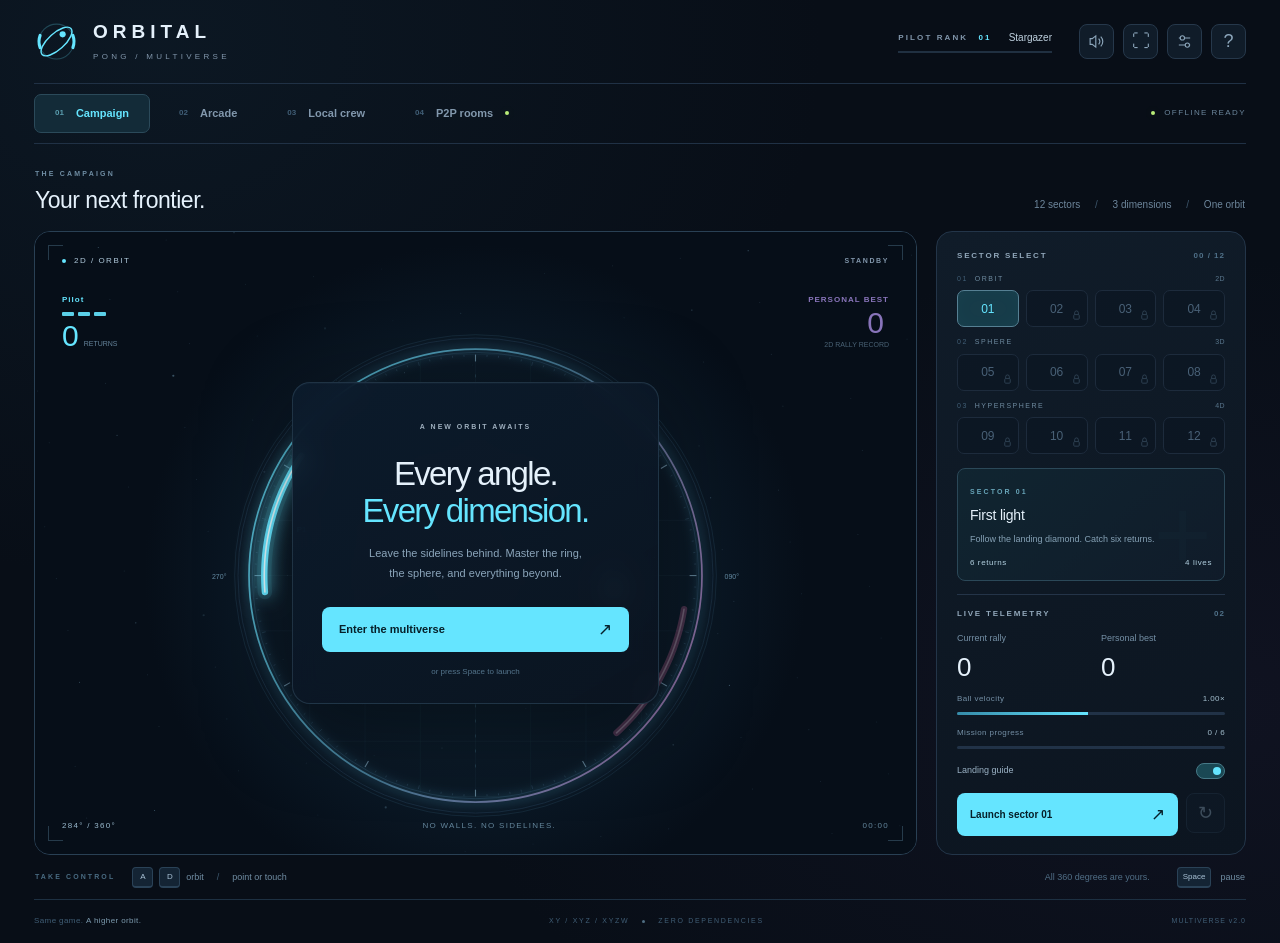
<file: index.html>
<!doctype html>
<html lang="en">
<head>
<meta charset="utf-8"><meta name="viewport" content="width=device-width, initial-scale=1, viewport-fit=cover">
<meta name="theme-color" content="#080e17"><meta name="description" content="A full-circle arcade across 2D, 3D and 4D. Twelve campaign levels, local multiplayer and manual-signaling WebRTC rooms. No game backend.">
<title>Orbital Pong / Multiverse</title>
<style>
:root{color-scheme:dark;--bg:#080e17;--panel:#0d1724;--text:#e5f1fb;--muted:#8196ab;--dim:#4e677d;--line:#223246;--cyan:#65e5ff;--pink:#fc7dba;--violet:#c0a0ff;--green:#b9ec78;--font:Inter,"Segoe UI",Arial,sans-serif}*{box-sizing:border-box}body{margin:0;background:radial-gradient(ellipse at 12% 5%,#142b3c55,transparent 42%),radial-gradient(ellipse at 95% 75%,#27203f40,transparent 45%),var(--bg);color:var(--text);font-family:var(--font);font-size:13px;line-height:1.5}button,input,select,textarea{font:inherit}button{cursor:pointer;color:inherit}button:disabled{opacity:.38;cursor:not-allowed;transform:none!important}button,input,select,textarea,a{-webkit-tap-highlight-color:transparent}button:focus-visible,a:focus-visible,canvas:focus-visible{outline:2px solid var(--cyan);outline-offset:4px}input:focus-visible,textarea:focus-visible,select:focus-visible{outline:1px solid var(--cyan);outline-offset:2px}button{touch-action:manipulation}svg{display:block}button svg{pointer-events:none}a{color:inherit;text-decoration:none}[hidden]{display:none!important}.app{max-width:1450px;margin:auto;padding:25px 34px 16px}.topbar{display:flex;align-items:center;justify-content:space-between;gap:20px;padding-bottom:24px}.brand{display:flex;align-items:center;gap:14px;font-size:19px;font-weight:680;letter-spacing:5px;line-height:1.2}.brand svg{width:45px;height:45px;color:var(--cyan)}.brand-sub{display:block;font-size:8px;font-weight:450;letter-spacing:3.3px;color:var(--muted);margin-top:8px}.header-actions{display:flex;gap:9px;align-items:center}.rank-block{margin-right:18px;display:grid;grid-template-columns:auto auto;gap:3px 17px;align-items:center}.micro{font-size:8px;font-weight:650;letter-spacing:2.1px;color:var(--muted)}.rank-block .micro b{color:var(--cyan);margin-left:6px}.rank-block>span:nth-child(2){font-size:10px;color:#bfd1df}.xp-track{grid-column:1/-1;height:2px;background:#203041;margin-top:3px}.xp-track i{display:block;width:0;height:100%;background:var(--cyan)}.icon-btn{width:35px;height:35px;display:inline-flex;align-items:center;justify-content:center;flex-shrink:0;border:1px solid #26384b;border-radius:8px;background:#101c29;color:#8ca6bb;font-size:18px;transition:.18s}.icon-btn svg{width:17px;height:17px}.icon-btn:hover{color:var(--text);background:#192b3b;border-color:#3b566a}.nav{display:flex;gap:8px;align-items:center;border-top:1px solid #203145;border-bottom:1px solid #203145;padding:10px 0}.nav-btn{border:1px solid transparent;border-radius:7px;background:none;padding:10px 20px;font-size:11px;font-weight:580;color:#8298ad;display:flex;gap:12px;align-items:center;white-space:nowrap}.nav-btn>span{font-size:8px;color:#405e76;font-weight:600}.nav-btn:hover{color:#d9edf9;background:#101d2b}.nav-btn.active{background:#132b38;border-color:#2b4a5a;color:var(--cyan)}.nav-btn.active>span{color:#5a9dae}.nav-tail{margin-left:auto;display:flex;align-items:center;gap:9px;font-size:8px;letter-spacing:1.4px;color:#6b859b}.live-dot{display:inline-block;width:4px;height:4px;border-radius:50%;background:var(--green);box-shadow:0 0 10px #b9ec7822}.section-top{display:flex;align-items:flex-end;justify-content:space-between;gap:20px;padding:23px 1px 20px}.section-top .micro{font-size:7px;color:#6f8da3;letter-spacing:2.2px}.section-top h1{font-size:23px;line-height:1.25;font-weight:470;letter-spacing:-.5px;margin:5px 0 0}.section-note{font-size:10px;color:#6e879d;padding-bottom:3px}.section-note span{color:#3e566c;margin:0 12px}.game-layout{display:grid;grid-template-columns:minmax(0,1fr) 310px;gap:19px;align-items:stretch}.stage{position:relative;isolation:isolate;overflow:hidden;min-width:0;border:1px solid #294054;background:#060d17;border-radius:16px;min-height:575px}.stage:after{content:"";position:absolute;inset:13px;pointer-events:none;opacity:.5;background:linear-gradient(#47697f,#47697f) 0 0/15px 1px no-repeat,linear-gradient(#47697f,#47697f) 0 0/1px 15px no-repeat,linear-gradient(#47697f,#47697f) 100% 0/15px 1px no-repeat,linear-gradient(#47697f,#47697f) 100% 0/1px 15px no-repeat,linear-gradient(#47697f,#47697f) 0 100%/15px 1px no-repeat,linear-gradient(#47697f,#47697f) 0 100%/1px 15px no-repeat,linear-gradient(#47697f,#47697f) 100% 100%/15px 1px no-repeat,linear-gradient(#47697f,#47697f) 100% 100%/1px 15px no-repeat}.stage canvas{position:absolute;inset:0;width:100%;height:100%;display:block;touch-action:none;outline:none}.stage-top,.stage-bottom{position:absolute;left:27px;right:27px;display:flex;align-items:center;justify-content:space-between;pointer-events:none}.stage-top{top:23px}.stage-tag{display:flex;align-items:center;gap:8px;font-size:8px;letter-spacing:1.5px;color:#b1cadc}.stage-tag>i{width:4px;height:4px;border-radius:50%;background:var(--cyan)}.stage-top .micro{font-size:7px;letter-spacing:1.6px}.stage-bottom{bottom:22px;font-size:8px;color:#63859b;letter-spacing:1.3px}.stage-bottom>span:first-child{color:#9abace;font-variant-numeric:tabular-nums}.scoreboard{position:absolute;top:53px;left:27px;right:27px;display:flex;justify-content:space-between;gap:14px;pointer-events:none}.score-card{padding:9px 0;min-width:66px;opacity:.7;transition:opacity .15s}.score-card.current{opacity:1}.score-card.eliminated{opacity:.25}.score-name{color:var(--player);font-size:8px;letter-spacing:1px;font-weight:650;max-width:150px;overflow:hidden;text-overflow:ellipsis;white-space:nowrap}.score-card strong{font-size:30px;line-height:1.15;font-weight:330;color:var(--player);margin-right:5px;font-variant-numeric:tabular-nums}.score-card .score-sub{font-size:7px;color:#65849b}.lives-dots{display:flex;gap:4px;margin:6px 0 3px}.lives-dots i{height:4px;width:12px;border-radius:1px;background:var(--player);opacity:.9}.lives-dots i.empty{opacity:.12}.game-overlay{position:absolute;inset:0;z-index:4;display:flex;align-items:center;justify-content:center;padding:25px;pointer-events:none}.overlay-card{width:min(367px,80%);padding:32px 29px 25px;border:1px solid #38546a77;border-radius:18px;background:linear-gradient(150deg,#0c1b2ce8,#0b1420ed);box-shadow:0 18px 90px #0006,inset 0 1px 0 #a8dfff08;backdrop-filter:blur(12px);text-align:center;pointer-events:auto}.overlay-card .micro{font-size:7px;letter-spacing:2px;color:#9eafbe}.overlay-card h2{font-size:39px;font-weight:520;letter-spacing:-1.7px;line-height:1.13;margin:20px 0 15px}.overlay-card h2 em{font-style:normal;color:var(--cyan)}.overlay-card p{font-size:11px;line-height:1.8;color:#8ba5ba;margin:0 0 23px}.primary{display:inline-flex;align-items:center;justify-content:space-between;gap:16px;background:var(--cyan);color:#06202a;border:1px solid transparent;border-radius:8px;padding:13px 16px;font-size:11px;font-weight:720;transition:transform .16s,background .16s,box-shadow .16s}.primary b{font-size:17px;line-height:1;font-weight:400}.primary:hover{background:#a0f0ff;box-shadow:0 0 25px #65e5ff13;transform:translateY(-1px)}.overlay-card .primary{width:100%}.overlay-hint{display:block;color:#54758c;font-size:8px;margin-top:14px}.overlay-hint kbd{font-size:7px;height:17px;min-width:32px}.text-btn{padding:9px 3px;border:0;background:none;color:#8ca8bd;font-size:10px}.text-btn:hover{color:var(--cyan)}.overlay-card .text-btn{margin-top:8px}.danger{color:#ef98aa}.countdown{position:absolute;inset:0;display:flex;align-items:center;justify-content:center;flex-direction:column;gap:10px;pointer-events:none;z-index:3;text-align:center}.countdown strong{font-size:37px;font-weight:330;letter-spacing:3px;text-shadow:0 0 30px currentColor}.countdown span{color:#8ca6bb;font-size:8px;letter-spacing:2px}.sidebar{border:1px solid #233549;border-radius:16px;background:linear-gradient(160deg,#101c29,#0c1520);padding:22px;display:flex;flex-direction:column;gap:17px}.panel-heading{display:flex;justify-content:space-between;align-items:center;font-size:8px;font-weight:650;letter-spacing:1.8px;color:#91a7ba;margin-bottom:15px}.panel-heading>span{font-size:8px;letter-spacing:1px;color:#4f7088}.chapter-label{display:flex;align-items:center;gap:7px;font-size:7px;letter-spacing:1.5px;color:#6e8a9f;margin:12px 0 8px}.chapter-label>span{color:#405e75}.chapter-label>i{font-size:7px;font-style:normal;letter-spacing:.4px;margin-left:auto;color:#59768c}.level-grid{display:grid;grid-template-columns:repeat(4,1fr);gap:7px}.level-btn{height:45px;background:#0b1521;border:1px solid #293b50;border-radius:7px;color:#89a6bb;position:relative;font-size:12px;font-weight:500;transition:.15s}.level-btn.selected{background:#173c49;border-color:#568093;color:var(--cyan);box-shadow:inset 0 0 20px #65e5ff06}.level-btn:not(:disabled):hover{background:#1b3546;color:#d2f4ff}.level-btn.locked{color:#496177;background:#0b152080;opacity:1;border-color:#1d2b3c}.level-btn.locked svg{width:11px;height:11px;position:absolute;right:5px;bottom:5px;opacity:.6}.level-stars{display:block;font-size:6px;letter-spacing:1px;color:var(--green);line-height:1.2;position:absolute;bottom:3px;left:0;right:0;text-align:center}.mission{margin-top:17px;padding:13px 14px;border:1px solid #2b4858;border-radius:8px;background:linear-gradient(135deg,#12303b80,#13213360);position:relative;overflow:hidden}.mission:after{content:"+";position:absolute;right:12px;top:-10px;font-size:100px;font-weight:150;color:#65e5ff04;pointer-events:none}.mission .micro{font-size:7px;color:#68a5b9}.mission h3{font-size:16px;font-weight:480;letter-spacing:-.2px;margin:5px 0 6px}.mission p{font-size:10px;line-height:1.7;color:#85a1b5;margin:0 0 12px}.mission-meta{display:flex;justify-content:space-between;font-size:8px;letter-spacing:.6px;color:#b5d3e3}.divider{height:1px;background:#243448}.stats{display:grid;grid-template-columns:1fr 1fr;gap:20px}.stats>div>span{display:block;font-size:9px;color:#748fa5}.stats b{display:block;font-size:29px;line-height:1.1;font-weight:350;margin-top:7px;font-variant-numeric:tabular-nums}.meter-label{display:flex;align-items:center;justify-content:space-between;color:#748fa5;font-size:8px;letter-spacing:.4px;margin:15px 0 7px}.meter-label>b{font-size:8px;font-weight:450;color:#a4bfce;font-variant-numeric:tabular-nums}.meter{height:3px;background:#213247;border-radius:2px;overflow:hidden}.meter>i{display:block;height:100%;width:0;background:linear-gradient(90deg,#358ba9,var(--cyan));transition:width .12s}.meter.purple>i{background:linear-gradient(90deg,#76619f,var(--violet))}.axis-readouts{display:flex;gap:10px;justify-content:space-between;margin-top:16px}.axis-readouts>span{background:#142231;border:1px solid #253a4d;border-radius:5px;padding:6px 9px;color:#587c95;font-size:8px;flex:1}.axis-readouts b{float:right;font-weight:450;color:#b8d0e0;font-variant-numeric:tabular-nums}.assist-controls{display:flex;flex-direction:column;gap:10px}.switch{display:flex;position:relative;justify-content:space-between;align-items:center;gap:20px;cursor:pointer;font-size:9px;color:#9bb2c5;min-height:18px}.switch input{position:absolute;right:0;opacity:0;pointer-events:none}.switch>i{height:16px;width:29px;flex-shrink:0;border:1px solid #35546a;background:#142333;border-radius:15px;position:relative;transition:.15s}.switch>i:after{content:"";width:8px;height:8px;position:absolute;left:3px;top:3px;border-radius:50%;background:#5e788e;transition:.15s}.switch input:checked+i{background:#1a4854;border-color:#467987}.switch input:checked+i:after{transform:translateX(13px);background:var(--cyan)}.switch input:focus-visible+i{outline:2px solid var(--cyan);outline-offset:3px}.launch-row{display:flex;gap:8px;margin-top:auto}.launch-row .primary{flex:1;padding:12px;font-size:10px}.launch-row .icon-btn{width:39px;height:40px}.control-dock{display:flex;justify-content:space-between;align-items:center;gap:20px;padding:15px 1px 13px;font-size:9px;color:#708da3;border-bottom:1px solid #1d3042;flex-wrap:wrap}.control-dock>div{display:flex;align-items:center;gap:12px}.control-dock .micro{font-size:7px;color:#496b82;margin-right:5px}.control-dock .dock-right{gap:7px}.dock-right>span:first-child{margin-right:20px;font-size:9px;color:#506e86}.dock-sep{margin:0 9px;color:#3f5a70}kbd{font-family:var(--font);display:inline-flex;align-items:center;justify-content:center;font-size:8px;font-weight:500;min-width:21px;height:21px;padding:0 5px;margin:0 2px 0 0;border:1px solid #2a4257;border-bottom-width:2px;border-radius:4px;background:#142434;color:#aac3d7}#controlsText{display:inline-flex;align-items:center;gap:4px}#manualDepth{gap:15px}#manualDepth label{display:flex;align-items:center;gap:8px;font-size:9px}input[type=range]{width:90px;accent-color:var(--cyan);height:10px;padding:0;background:transparent;border:0}footer{display:flex;align-items:center;justify-content:space-between;gap:16px;padding-top:15px;font-size:8px;color:#405e76;letter-spacing:.4px}footer b{color:#7d9baf;font-weight:450}footer>span:nth-child(2){display:flex;align-items:center;gap:13px;font-size:7px;letter-spacing:1.7px}footer i{width:3px;height:3px;background:#506e83;border-radius:50%}.version{font-size:7px;letter-spacing:1px}.input-label{display:block;font-size:7px;letter-spacing:1.5px;color:#7f9aaf;font-weight:650;margin:15px 0 8px}.dimension-options{display:grid;grid-template-columns:repeat(3,1fr);gap:7px}.dimension-options button{padding:14px 2px 10px;background:#0b1521;border:1px solid #293c4f;border-radius:8px;color:#708da4;transition:.2s}.dimension-options button[aria-pressed=true]{background:#15323f;border-color:#517a8b;color:var(--cyan)}.dimension-options b{display:block;font-size:23px;font-weight:350;line-height:1;margin-bottom:9px}.dimension-options span{font-size:8px}.subtle{font-size:11px;color:#8da6ba;line-height:1.75}.form-row{display:flex;align-items:center;justify-content:space-between;gap:15px;margin-top:16px;font-size:10px;color:#a0b6c9}.form-row input{max-width:175px}select,input[type=text],input:not([type]),textarea{border:1px solid #31465b;border-radius:7px;background:#0b1623;color:#c3d9e9;padding:10px 12px;font-size:11px;min-width:0}select{padding:8px 10px;cursor:pointer;font-size:10px;max-width:100%}textarea{resize:vertical;width:100%;line-height:1.55;font-family:ui-monospace,SFMono-Regular,Consolas,monospace;font-size:9px;overflow-wrap:anywhere;min-height:95px;max-height:200px}input::placeholder,textarea::placeholder{color:#48677d}.rule-card{border:1px solid #294354;background:#12263480;border-radius:8px;padding:16px;margin-top:21px}.rule-card .micro{font-size:7px;color:#91bbc9}.rule-card p{font-size:11px;line-height:1.8;color:#86a2b6;margin:8px 0 0}.room-summary{padding:8px 0 12px}.room-summary svg{width:75px;height:50px;color:var(--cyan);margin-bottom:15px}.room-summary h3{font-size:19px;line-height:1.2;font-weight:430;margin:0 0 11px;letter-spacing:-.5px}.room-summary p{font-size:11px;line-height:1.8;color:#839fb4;margin:0}.secondary{display:inline-flex;align-items:center;justify-content:space-between;gap:13px;border:1px solid #345266;border-radius:7px;background:#142b3a;color:#b1d5e7;font-size:10px;padding:10px 13px;transition:.15s}.secondary:hover{background:#1a3b4d;border-color:#577e92}.secondary.selected{background:#204755;color:var(--cyan);border-color:#5796a7}.full{width:100%}.small-note{font-size:9px;line-height:1.8;color:#68869d;margin:11px 0 0}.mini-player{display:flex;justify-content:space-between;font-size:10px;color:#a7c2d5;padding:8px 0;border-top:1px solid #22384a}.mini-player span:last-child{font-size:8px;color:#70917e}#miniRoster{margin-bottom:13px}dialog{background:linear-gradient(145deg,#101e2c,#0b1420);border:1px solid #345065;color:var(--text);border-radius:18px;padding:0;box-shadow:0 35px 130px #000a;max-height:90svh;max-width:calc(100% - 30px);overflow:auto}dialog::backdrop{background:#020810ce;backdrop-filter:blur(6px)}.dialog-header{display:flex;justify-content:space-between;align-items:center;gap:20px;padding:25px 27px;border-bottom:1px solid #233a4d;background:#0d1a27}.dialog-header h2{font-size:27px;font-weight:450;line-height:1.2;letter-spacing:-.8px;margin:8px 0 0}.dialog-header .micro{font-size:7px;color:#7d9db2}.dialog-header .icon-btn{font-size:13px}.room-dialog{width:970px}.room-id{display:inline-block;font-size:10px;color:var(--cyan);background:#14313e;border:1px solid #305362;border-radius:5px;padding:5px 7px;letter-spacing:1px;vertical-align:middle;margin-left:15px}.room-id:empty{display:none}.room-layout{display:grid;grid-template-columns:.9fr 1.1fr}.connection-panel,.exchange-panel{padding:24px 26px}.exchange-panel{border-left:1px solid #233a4d}.connection-panel>.form-row{margin-top:0}.room-paths{display:flex;gap:8px;margin:21px 0 14px}.room-paths button{flex:1;justify-content:center}.room-info{display:flex;align-items:center;justify-content:space-between;font-size:8px;letter-spacing:1.5px;color:#71aabf;margin:19px 0}.room-settings{display:grid;grid-template-columns:1.3fr 1fr .7fr;gap:8px;margin-bottom:16px}.room-settings label{font-size:8px;color:#7898af}.room-settings select{display:block;width:100%;padding:8px 6px;margin-top:6px;font-size:9px}.room-roster{border:1px solid #2a4458;border-radius:8px;overflow:hidden}.room-player{display:flex;gap:10px;align-items:center;padding:10px 12px;border-bottom:1px solid #24394b}.room-player:last-child{border:0}.room-player .avatar{width:28px;height:28px;display:flex;align-items:center;justify-content:center;font-size:11px;color:var(--player);border:1px solid var(--player);border-radius:6px;background:#102432}.room-player .pilot-info{flex:1;min-width:0}.room-player b{display:block;font-size:10px;font-weight:550;overflow:hidden;text-overflow:ellipsis;white-space:nowrap}.room-player small{display:block;font-size:8px;color:#63899f;margin-top:1px}.room-player .ready{color:var(--green);font-size:8px;letter-spacing:.4px}.room-player .remove{border:0;background:none;color:#9d697e;padding:4px;font-size:13px}.room-actions{display:flex;flex-wrap:wrap;gap:8px;margin-top:15px}.room-actions button{flex:1;white-space:nowrap;font-size:9px;padding:11px}.room-actions .primary{min-width:100%;font-size:11px}.network-status{border:1px solid #315667;background:#14303d;border-radius:8px;padding:12px 14px;font-size:10px;line-height:1.7;color:#a0d1df;margin:19px 0 0;overflow-wrap:anywhere}.network-status.error{border-color:#7f3d53;background:#361c2c;color:#f5a8bf}.privacy-note{margin-top:20px;padding-top:18px;border-top:1px solid #243a4c}.privacy-note b{font-size:9px;color:#a4b6c7;font-weight:500}.privacy-note p{font-size:9px;line-height:1.85;color:#68889f;margin:7px 0 0}.exchange-panel>.panel-heading{margin-bottom:16px}.exchange-actions{display:flex;align-items:center;justify-content:space-between;gap:8px;margin-top:8px}.exchange-actions .secondary{font-size:9px;padding:9px 11px}.exchange-actions .text-btn{font-size:9px}.exchange-panel .input-label{margin-top:18px}.chat-header{display:flex;align-items:center;justify-content:space-between;margin:23px 0 10px}.chat-header .panel-heading{margin:0;font-size:7px}.chat-header>span:last-child{font-size:7px;color:#587e95;letter-spacing:.7px}.chat-log{border:1px solid #263e52;border-radius:8px 8px 0 0;background:#081420;height:115px;overflow-y:auto;padding:10px 12px;scrollbar-width:thin}.chat-log p{font-size:10px;line-height:1.6;margin:0 0 7px;overflow-wrap:anywhere}.chat-log p b{color:var(--player,var(--cyan));font-weight:550;margin-right:7px}.chat-log p span{color:#98b4c7}.chat-log p.chat-system{font-size:9px;color:#4f7189}.chat-form{display:flex;border:1px solid #263e52;border-top:0;border-radius:0 0 7px 7px;padding:6px;gap:5px;background:#101f2d}.chat-form input{border:0;background:none;flex:1;font-size:10px;padding:7px}.chat-form button{padding:6px 11px}.settings-dialog{width:530px}.settings-body{padding:10px 27px 26px}.settings-body .switch{margin-top:20px;font-size:11px}.settings-body .subtle{margin:23px 0}.settings-body .panel-heading{margin-top:26px}.achievement-grid{display:grid;grid-template-columns:1fr 1fr;gap:8px}.achievement{border:1px solid #263c50;border-radius:7px;padding:11px;background:#0b1825;opacity:.6}.achievement.earned{opacity:1;border-color:#456758;background:#1b302a44}.achievement>span{font-size:15px;color:#647d91}.achievement.earned>span{color:var(--green)}.achievement b{display:block;font-size:10px;font-weight:550;margin-top:4px;color:#bccdd9}.achievement small{display:block;font-size:8px;line-height:1.6;color:#6e8fa5;margin-top:3px}.save-actions{display:flex;gap:10px;margin-top:22px}.save-actions button{flex:1}.help-dialog{width:840px}.help-body{padding:25px 27px}.help-intro{font-size:14px;font-weight:370;line-height:1.9;color:#acc2d3;max-width:610px}.help-intro strong{color:var(--cyan);font-weight:550}.help-columns{display:grid;grid-template-columns:1fr 1fr;gap:30px;margin-top:20px}.help-columns h3{font-size:14px;font-weight:550;color:#c2dceb;margin:0 0 14px}.help-columns p{font-size:11px;line-height:1.85;color:#85a3b9;margin:0 0 13px}.help-columns b{font-weight:550;color:#bccedb}.controls-table{border-collapse:collapse;width:100%;font-size:10px;margin-top:14px}.controls-table td,.controls-table th{text-align:left;padding:10px;border-bottom:1px solid #293f51;color:#89abc0}.controls-table th{font-size:8px;letter-spacing:.6px;color:#c0d4e2;font-weight:500}.help-body>.primary{margin-top:12px;min-width:180px}.toast{position:fixed;left:50%;bottom:28px;transform:translate(-50%,18px);background:#193449f5;border:1px solid #406a80;color:#c5e7f7;box-shadow:0 12px 60px #0009;border-radius:9px;padding:12px 18px;font-size:12px;max-width:min(520px,90vw);z-index:99;opacity:0;pointer-events:none;transition:opacity .18s,transform .18s}.toast.show{opacity:1;transform:translate(-50%,0)}.sr-only{position:absolute;width:1px;height:1px;padding:0;margin:-1px;overflow:hidden;clip:rect(0,0,0,0);white-space:nowrap;border:0}body.reduce-motion *{transition:none!important;scroll-behavior:auto!important}
@media(min-width:1001px) and (max-height:940px){.app{padding-top:19px}.topbar{padding-bottom:19px}.section-top{padding-top:18px;padding-bottom:16px}.game-layout{min-height:570px}.stage{min-height:565px}.sidebar{padding:18px 20px;gap:13px}.panel-heading{margin-bottom:12px}.chapter-label{margin-top:10px;margin-bottom:6px}.level-btn{height:37px}.mission{margin-top:14px;padding:11px 12px}.mission h3{font-size:14px}.mission p{font-size:9px;margin-bottom:10px}.stats b{font-size:26px}.meter-label{margin-top:12px}.control-dock{padding-top:12px;padding-bottom:11px}}
@media(min-width:1001px) and (min-height:1000px){.stage{min-height:685px}.sidebar{padding:26px}.game-layout{gap:24px}.section-top{padding-top:29px;padding-bottom:25px}.topbar{padding-bottom:28px}.sidebar{gap:22px}.level-btn{height:49px}.overlay-card{padding:36px 30px 30px}.overlay-card h2{font-size:42px}}
@media(max-width:1200px){.app{padding-left:24px;padding-right:24px}.game-layout{grid-template-columns:minmax(0,1fr) 285px;gap:16px}.sidebar{padding-left:18px;padding-right:18px}.nav-btn{padding-left:15px;padding-right:15px}.nav-tail{font-size:7px}.stage{min-height:590px}.overlay-card{padding:27px 25px 22px}.overlay-card h2{font-size:35px}.section-top h1{font-size:21px}.dock-right>span:first-child{display:none}}
@media(max-width:1000px){.app{max-width:830px;padding:23px 22px 15px}.game-layout{grid-template-columns:1fr}.stage{min-height:0;aspect-ratio:1.13}.sidebar{display:grid;grid-template-columns:1.1fr 1fr;gap:20px 28px;padding:23px}.sidebar>section:first-child,.sidebar>#quickPanel,.sidebar>#onlinePanel{grid-column:1;grid-row:1/4}.sidebar>.divider{display:none}.sidebar .telemetry{grid-column:2;grid-row:1}.sidebar .assist-controls{grid-column:2;grid-row:2;justify-content:flex-start;margin-top:0}.sidebar .launch-row{grid-column:2;grid-row:3;margin-top:auto}.sidebar .panel-heading{margin-bottom:15px}.level-btn{height:38px}.mission{margin-top:15px}.mission p{font-size:10px}.chapter-label{margin-top:10px}.nav-tail{display:none}.nav{justify-content:space-between;gap:4px}.nav-btn{flex:1;justify-content:center;font-size:10px;padding:10px;gap:9px}.section-top{padding:22px 0 18px}.section-note{font-size:9px}.section-note span{margin:0 8px}.stage .score-card strong{font-size:26px}.rank-block{margin-right:10px}.control-dock .micro{display:none}.room-layout{grid-template-columns:1fr 1fr}.connection-panel,.exchange-panel{padding:20px}.room-dialog{width:860px}.room-settings{grid-template-columns:1fr 1fr}.room-settings label:first-child{grid-column:1/-1}}
@media(max-width:640px){.app{padding:17px 12px 13px}.topbar{padding-bottom:18px;gap:10px}.brand{gap:10px;font-size:15px;letter-spacing:3.5px}.brand svg{width:35px;height:35px}.brand-sub{font-size:6px;letter-spacing:2.4px;margin-top:6px}.header-actions{gap:5px}.header-actions .icon-btn{width:29px;height:29px;font-size:15px;border-radius:7px}.header-actions .icon-btn svg{width:14px;height:14px}.rank-block{display:none}.nav{gap:2px;padding:8px 0}.nav-btn{font-size:9px;padding:9px 4px;gap:5px}.nav-btn>span{display:none}.nav-btn .live-dot{width:3px;height:3px}.section-top{padding:17px 1px 15px;align-items:center}.section-top h1{font-size:19px;letter-spacing:-.4px;margin-top:5px}.section-top .micro{font-size:6px;letter-spacing:1.7px}.section-note{font-size:7px;line-height:1.6;text-align:right;max-width:128px}.section-note span{margin:0 4px}.stage{aspect-ratio:1/1.12;border-radius:12px;min-height:375px}.stage-top{left:21px;right:21px;top:20px}.stage-tag{font-size:6px;letter-spacing:1.05px;gap:6px}.stage-top .micro{font-size:6px;letter-spacing:1px}.stage-bottom{left:21px;right:21px;bottom:20px;font-size:6px;letter-spacing:.8px}.stage-bottom>span:nth-child(2){font-size:5px;letter-spacing:.5px}.scoreboard{left:21px;right:21px;top:46px;gap:10px}.score-card{min-width:0;padding-top:7px}.score-name{font-size:6px;max-width:78px;letter-spacing:.5px}.score-card strong,.stage .score-card strong{font-size:21px}.score-card .score-sub{font-size:6px}.lives-dots{gap:3px;margin:4px 0 3px}.lives-dots i{width:8px;height:3px}.overlay-card{width:77%;max-width:310px;padding:24px 21px 19px;border-radius:14px;margin-top:21px}.overlay-card .micro{font-size:6px;letter-spacing:1.6px}.overlay-card h2{font-size:30px;letter-spacing:-1.2px;margin:15px 0 12px}.overlay-card p{font-size:9px;line-height:1.75;margin-bottom:18px}.overlay-card .primary{padding:11px 12px;font-size:9px}.overlay-hint{font-size:7px;margin-top:12px}.overlay-hint kbd{font-size:6px;min-width:27px;height:15px}.countdown strong{font-size:27px}.countdown span{font-size:7px}.game-layout{gap:13px}.sidebar{border-radius:12px;gap:20px 17px;padding:20px 17px;grid-template-columns:1.08fr 1fr}.sidebar .panel-heading{font-size:7px;letter-spacing:1.25px;margin-bottom:12px}.panel-heading>span{font-size:6px;letter-spacing:.5px}.chapter-label{font-size:6px;letter-spacing:1px;gap:5px;margin-top:9px;margin-bottom:6px}.chapter-label>i{font-size:6px}.level-grid{gap:5px}.level-btn{height:33px;border-radius:5px;font-size:10px}.level-stars{font-size:5px;letter-spacing:0}.level-btn.locked svg{width:9px;height:9px;right:3px;bottom:4px}.mission{padding:10px;margin-top:13px}.mission .micro{font-size:6px;letter-spacing:1.4px}.mission h3{font-size:13px;margin:4px 0 6px}.mission p{font-size:8px;margin-bottom:8px;line-height:1.7}.mission-meta{font-size:7px;letter-spacing:0}.stats{gap:12px}.stats>div>span{font-size:7px}.stats b{font-size:25px;margin-top:8px}.meter-label{font-size:7px;margin-top:16px;margin-bottom:7px}.meter-label>b{font-size:7px}.assist-controls{gap:14px}.switch{font-size:8px;gap:7px}.switch>i{width:25px;height:14px}.switch>i:after{width:7px;height:7px;left:2px;top:2.5px}.switch input:checked+i:after{transform:translateX(12px)}.sidebar .launch-row{flex-wrap:wrap;gap:7px}.sidebar .launch-row .primary{padding:11px 9px;font-size:8px;gap:7px;min-width:100%}.sidebar .launch-row .icon-btn{width:100%;height:27px;font-size:17px}.control-dock{gap:10px;padding-top:14px;padding-bottom:13px;font-size:7px}.control-dock>div{gap:7px}#controlsText{gap:2px;font-size:7px}.dock-sep{margin:0 3px}kbd{font-size:7px;min-width:18px;height:18px;padding:0 4px}.control-dock .dock-right{gap:5px}.control-dock .dock-right span{font-size:7px}.version{display:none}footer{font-size:7px;gap:7px;padding-top:13px}footer>span:nth-child(2){font-size:5px;letter-spacing:.7px;gap:7px}.input-label{font-size:6px;letter-spacing:1.3px;margin-top:14px}.dimension-options{gap:5px}.dimension-options button{padding:11px 1px 8px;border-radius:5px}.dimension-options b{font-size:19px;margin-bottom:6px}.dimension-options span{font-size:6px}.sidebar .subtle{font-size:8px}.form-row{font-size:8px;gap:8px;margin-top:13px}select{font-size:8px;padding:7px 6px}.rule-card{padding:11px;margin-top:17px}.rule-card .micro{font-size:6px}.rule-card p{font-size:9px}.axis-readouts{gap:5px}.axis-readouts>span{font-size:7px;padding:5px}.room-summary{padding:2px 0 8px}.room-summary svg{width:50px;height:38px;margin-bottom:10px}.room-summary h3{font-size:16px;line-height:1.4}.room-summary p{font-size:9px}.sidebar .small-note{font-size:7px;margin-top:9px}.sidebar .secondary{font-size:8px;padding:9px}.mini-player{font-size:8px}.mini-player span:last-child{font-size:6px}.room-layout{grid-template-columns:1fr}.exchange-panel{border-left:0;border-top:1px solid #243c50}.room-dialog{max-height:94svh}.dialog-header{padding:20px}.dialog-header h2{font-size:24px}.dialog-header .micro{font-size:6px;letter-spacing:1.5px}.dialog-header .icon-btn{width:30px;height:30px}.connection-panel,.exchange-panel{padding:20px}.room-settings{grid-template-columns:1.3fr 1fr .7fr}.room-settings label:first-child{grid-column:auto}.connection-panel .form-row{font-size:10px}.connection-panel select{font-size:10px}.connection-panel .input-label,.exchange-panel .input-label{font-size:7px}.connection-panel .subtle{font-size:10px}.connection-panel>.form-row input{max-width:170px}.room-id{font-size:9px;letter-spacing:.3px;padding:4px 6px;margin-left:8px}.settings-body,.help-body{padding:20px}.help-columns{grid-template-columns:1fr;gap:14px}.controls-table{font-size:8px}.controls-table td,.controls-table th{padding:8px 5px;font-size:8px}.help-intro{font-size:12px}.help-columns p{font-size:10px}.settings-body .form-row{font-size:10px}.settings-body .form-row input{max-width:170px}.settings-body .switch{font-size:10px}.settings-body .subtle{font-size:10px}#manualDepth{flex-basis:100%;order:3;justify-content:space-between}input[type=range]{width:100px}}
@media(max-width:370px){.app{padding-left:9px;padding-right:9px}.brand{font-size:13px;letter-spacing:3px}.brand svg{width:30px;height:30px}.brand-sub{font-size:5px;letter-spacing:2px}.header-actions .icon-btn{width:27px;height:27px}.header-actions{gap:4px}.stage{min-height:365px}.overlay-card h2{font-size:27px}.sidebar{padding:17px 13px;gap:18px 13px}.section-note{max-width:100px;font-size:6px}.section-top h1{font-size:18px}.section-note span{margin:0 2px}.nav-btn{font-size:8px}}
@media(prefers-reduced-motion:reduce){*{transition:none!important;scroll-behavior:auto!important}}

/* Keep the two-line launch title clear of the arena HUD at small sizes. */
.overlay-card h2{font-size:33px}
@media(min-width:1001px) and (min-height:1000px){.overlay-card h2{font-size:33px}}
@media(max-width:640px){.overlay-card h2{font-size:26px}}
@media(max-width:370px){.overlay-card h2{font-size:24px}}

</style>
</head>
<body>
<div class="app">
  <header class="topbar">
    <a class="brand" href="#" id="brandHome" aria-label="Orbital Pong home"><svg viewBox="0 0 44 44" fill="none" aria-hidden="true"><circle cx="22" cy="22" r="17" stroke="currentColor" opacity=".24"/><ellipse cx="22" cy="22" rx="19" ry="8" transform="rotate(-42 22 22)" stroke="currentColor" stroke-width="1.4"/><path d="M6 16a17 17 0 0 0 0 12M38 16a17 17 0 0 1 0 12" stroke="currentColor" stroke-width="3" stroke-linecap="round"/><circle cx="28" cy="15" r="3" fill="currentColor"/></svg><span>ORBITAL<span class="brand-sub">PONG / MULTIVERSE</span></span></a>
    <div class="header-actions"><div class="rank-block"><span class="micro">PILOT RANK <b id="rankValue">01</b></span><span id="rankName">Stargazer</span><div class="xp-track"><i id="xpFill"></i></div></div><button class="icon-btn" id="soundButton" aria-label="Mute sound" title="Sound (M)"></button><button class="icon-btn" id="fullButton" aria-label="Enter fullscreen" title="Fullscreen (F)">&#x26F6;</button><button class="icon-btn" id="settingsButton" aria-label="Settings" title="Settings"><svg viewBox="0 0 24 24" fill="none" stroke="currentColor" stroke-width="1.5"><path d="M4 7h16M4 17h16"/><circle cx="9" cy="7" r="3" fill="#0d1824"/><circle cx="16" cy="17" r="3" fill="#0d1824"/></svg></button><button class="icon-btn" id="helpButton" aria-label="How to play" title="How to play">?</button></div>
  </header>
  <nav class="nav" aria-label="Game modes"><button data-tab="campaign" class="nav-btn active" aria-pressed="true"><span>01</span> Campaign</button><button data-tab="arcade" class="nav-btn" aria-pressed="false"><span>02</span> Arcade</button><button data-tab="local" class="nav-btn" aria-pressed="false"><span>03</span> Local crew</button><button data-tab="online" class="nav-btn" aria-pressed="false"><span>04</span> P2P rooms <i class="live-dot"></i></button><div class="nav-tail"><span class="live-dot"></span><span id="connectionBadge">OFFLINE READY</span></div></nav>
  <div class="section-top"><div><span class="micro" id="sectionKicker">THE CAMPAIGN</span><h1 id="sectionTitle">Your next frontier.</h1></div><div class="section-note" id="sectionNote">12 sectors <span>/</span> 3 dimensions <span>/</span> One orbit</div></div>
  <main class="game-layout">
    <section class="stage" id="stage" aria-label="Game arena">
      <canvas id="arena" tabindex="0" aria-label="Dimension-aware Pong arena. Move with A and D or point around the arena. Press Space to launch or pause.">Your browser needs Canvas support to play.</canvas>
      <div class="stage-top"><span class="stage-tag"><i></i><span id="arenaTag">DIMENSION 01 / ORBIT</span></span><span class="micro" id="arenaStatus">STANDBY</span></div>
      <div class="scoreboard" id="scoreboard" aria-label="Player lives and returns"></div>
      <div class="game-overlay" id="gameOverlay"><div class="overlay-card"><span class="micro" id="overlayKicker">A NEW ORBIT AWAITS</span><h2 id="overlayTitle">Every angle.<br><em>Every dimension.</em></h2><p id="overlayCopy">Leave the sidelines behind. Master the ring,<br>the sphere, and everything beyond.</p><button class="primary" id="overlayAction"><span>Enter the multiverse</span><b>&#8599;</b></button><button class="text-btn" id="overlaySecondary" hidden>Return to mission control</button><span class="overlay-hint" id="overlayHint">or press <kbd>Space</kbd> to launch</span></div></div>
      <div class="countdown" id="countdown" hidden><strong id="countdownTitle">READY</strong><span id="countdownCopy">YOUR RETURN</span></div>
      <div class="stage-bottom"><span id="angleReadout">270&deg; / 360&deg;</span><span id="stageHint">NO WALLS. NO SIDELINES.</span><span id="timeReadout">00:00</span></div>
    </section>
    <aside class="sidebar">
      <section id="campaignPanel"><div class="panel-heading">SECTOR SELECT <span id="completionCount">00 / 12</span></div><div class="chapter-label"><span>01</span> ORBIT <i>2D</i></div><div class="level-grid" id="levels2"></div><div class="chapter-label"><span>02</span> SPHERE <i>3D</i></div><div class="level-grid" id="levels3"></div><div class="chapter-label"><span>03</span> HYPERSPHERE <i>4D</i></div><div class="level-grid" id="levels4"></div><div class="mission"><span class="micro" id="missionIndex">SECTOR 01</span><h3 id="missionTitle">First light</h3><p id="missionCopy">Follow the landing diamond. Catch six returns.</p><div class="mission-meta"><span id="missionGoal">6 returns</span><span id="missionLives">4 lives</span></div></div></section>
      <section id="quickPanel" hidden><div class="panel-heading">FLIGHT CONFIGURATION <span>01</span></div><label class="input-label">DIMENSION</label><div class="dimension-options"><button data-dimension="2" aria-pressed="true"><b>2D</b><span>Orbit</span></button><button data-dimension="3" aria-pressed="false"><b>3D</b><span>Sphere</span></button><button data-dimension="4" aria-pressed="false"><b>4D</b><span>Hypersphere</span></button></div><p class="subtle" id="dimensionCopy">A full-circle arena with XY physics.</p><div class="form-row" id="arcadeTypeRow"><label for="arcadeType">Challenge</label><select id="arcadeType"><option value="ai">Versus AI</option><option value="survival">Survival</option></select></div><div class="form-row" id="playerCountRow"><label for="playerCount" id="playerCountLabel">Total pilots</label><select id="playerCount"><option value="2">2 pilots</option><option value="3">3 pilots</option><option value="4">4 pilots</option></select></div><div class="form-row"><label for="difficulty">Difficulty</label><select id="difficulty"><option value="easy">Easy</option><option value="normal" selected>Normal</option><option value="hard">Hard</option></select></div><div class="form-row" id="livesRow"><label for="lives">Starting lives</label><select id="lives"><option value="3">3 lives</option><option value="5">5 lives</option><option value="7">7 lives</option></select></div><div class="rule-card"><span class="micro">THE OBJECTIVE</span><p id="quickRules">Return when your paddle glows. Miss a return and lose a life. Last pilot in orbit wins.</p></div></section>
      <section id="onlinePanel" hidden><div class="panel-heading">DIRECT CONNECTION <span>P2P</span></div><div class="room-summary"><svg viewBox="0 0 80 50" fill="none" aria-hidden="true"><path d="M40 25 10 10m30 15 30-15M40 25 10 40m30-15 30 15" stroke="currentColor" opacity=".5"/><circle cx="40" cy="25" r="7" fill="currentColor"/><circle cx="10" cy="10" r="4" stroke="currentColor"/><circle cx="70" cy="10" r="4" stroke="currentColor"/><circle cx="10" cy="40" r="4" stroke="currentColor"/><circle cx="70" cy="40" r="4" stroke="currentColor"/></svg><h3 id="roomSummaryTitle">Your crew. Your orbit.</h3><p id="roomSummaryCopy">Connect up to four browsers directly. No game backend. No account.</p></div><div id="miniRoster"></div><button class="secondary full" id="openRoomButton">Open room console <span>&#8599;</span></button><p class="small-note">Manual invite + reply exchange. The host stays in the game. Internet routes may need STUN.</p></section>
      <div class="divider"></div>
      <section class="telemetry"><div class="panel-heading">LIVE TELEMETRY <span>02</span></div><div class="stats"><div><span id="statALabel">Current rally</span><b id="rallyValue">0</b></div><div><span id="statBLabel">Personal best</span><b id="bestValue">0</b></div></div><div class="meter-label"><span>Ball velocity</span><b id="speedValue">1.00&times;</b></div><div class="meter"><i id="speedFill"></i></div><div id="progressPanel"><div class="meter-label"><span>Mission progress</span><b id="progressValue">0 / 6</b></div><div class="meter purple"><i id="progressFill"></i></div></div><div class="axis-readouts" id="axisReadouts" hidden><span>Z <b id="zValue">+0.00</b></span><span id="wReadout">W <b id="wValue">+0.00</b></span></div></section>
      <div class="assist-controls"><label class="switch"><span>Landing guide</span><input id="guideToggle" type="checkbox" checked><i></i></label><label class="switch" id="assistRow"><span>Depth + phase assist</span><input id="assistToggle" type="checkbox" checked><i></i></label></div>
      <div class="launch-row"><button class="primary" id="mainAction"><span>Launch sector 01</span><b>&#8599;</b></button><button class="icon-btn" id="restartButton" aria-label="Restart match" title="Restart (R)">&#8635;</button></div>
    </aside>
  </main>
  <section class="control-dock" aria-label="Controls"><div><span class="micro">TAKE CONTROL</span><span id="controlsText"><kbd>A</kbd><kbd>D</kbd> orbit <span class="dock-sep">/</span> point or touch</span></div><div id="manualDepth" hidden><label>Z <input type="range" id="depthSlider" min="-90" max="90" value="0" aria-label="Depth angle"></label><label id="phaseSliderWrap">W <input type="range" id="phaseSlider" min="-90" max="90" value="0" aria-label="Fourth-dimensional phase angle"></label></div><div class="dock-right"><span id="depthControlText">All 360 degrees are yours.</span><kbd>Space</kbd><span>pause</span></div></section>
  <footer><span>Same game. <b>A higher orbit.</b></span><span id="footerMode">XY / XYZ / XYZW <i></i> ZERO DEPENDENCIES</span><span class="version">MULTIVERSE v2.0</span></footer>
</div>
<dialog id="roomDialog" class="room-dialog">
  <header class="dialog-header"><div><span class="micro">MULTIPLAYER / UP TO FOUR PILOTS</span><h2>Room console<span class="room-id" id="roomId"></span></h2></div><button class="icon-btn" data-close="roomDialog" aria-label="Close room console">&#10005;</button></header>
  <div class="room-layout"><section class="connection-panel"><div class="form-row"><label for="pilotName">Your callsign</label><input id="pilotName" type="text" maxlength="20" value="Pilot" autocomplete="off"></div><div id="roomSetup"><div class="room-paths"><button class="secondary selected" id="hostTab" aria-pressed="true">Create a room</button><button class="secondary" id="joinTab" aria-pressed="false">Join a room</button></div><div id="hostSetup"><label class="input-label" for="networkMode">CONNECTION ROUTE</label><select id="networkMode" class="full"><option value="direct">Direct / LAN - no external servers</option><option value="internet">Internet - public STUN discovery</option></select><p class="small-note" id="routeNote">For the same device or compatible local networks. No external discovery service is contacted.</p><button class="primary full" id="createRoom"><span>Create room &amp; invite</span><b>+</b></button></div><div id="joinSetup" hidden><p class="subtle">Paste the full invite from your host below. You will get a reply to send back.</p><button class="primary full" id="joinRoom"><span>Generate my reply</span><b>&#8599;</b></button></div></div>
    <div id="roomActive" hidden><div class="room-info"><span id="roleLabel">HOST</span><span id="routeLabel">DIRECT / LAN</span></div><div class="room-settings" id="hostSettings"><label>Dimension<select id="roomDimension"><option value="2">2D Orbit</option><option value="3">3D Sphere</option><option value="4">4D Hypersphere</option></select></label><label>Difficulty<select id="roomDifficulty"><option value="easy">Easy</option><option value="normal" selected>Normal</option><option value="hard">Hard</option></select></label><label>Lives<select id="roomLives"><option value="3">3</option><option value="5">5</option><option value="7">7</option></select></label></div><div id="roomRoster" class="room-roster"></div><div class="room-actions"><button class="secondary" id="newInvite">Invite another pilot</button><button class="secondary" id="readyButton" hidden>Ready up</button><button class="primary" id="startRoom"><span>Launch match</span><b>&#8599;</b></button></div><button class="text-btn danger" id="leaveRoom">Leave room</button></div>
    <div class="network-status" id="networkStatus" role="status">Create or join a room to begin.</div>
    <div class="privacy-note"><b>A note on server-free play</b><p>Each guest needs a separate invite and reply. A short room ID alone cannot connect browsers. Direct mode uses no external servers; Internet mode contacts public STUN servers only for network discovery. There is no TURN relay fallback. Restrictive networks may not connect. Share connection codes privately: they contain connection and network metadata.</p></div>
  </section><section class="exchange-panel"><div class="panel-heading">CONNECTION EXCHANGE <span>01 &#8596; 02</span></div><label class="input-label" for="signalIn" id="inputSignalLabel">PASTE A HOST INVITE OR GUEST REPLY</label><textarea id="signalIn" rows="4" spellcheck="false" autocapitalize="off" placeholder="OP2.eyJ..."></textarea><div class="exchange-actions"><button class="secondary" id="acceptReply">Accept guest reply</button><button class="text-btn" id="loadSignal">Load code file</button><input id="signalFile" type="file" accept=".txt,.json,text/plain,application/json" hidden></div><label class="input-label" for="signalOut" id="outputSignalLabel">YOUR CODE TO SHARE</label><textarea id="signalOut" rows="4" readonly spellcheck="false" placeholder="Your invite or reply appears here."></textarea><div class="exchange-actions"><button class="secondary" id="copySignal">Copy full code</button><button class="text-btn" id="downloadSignal">Save code file</button></div><p class="small-note" id="exchangeTip">Keep both browser tabs open throughout setup and play.</p><div class="chat-header"><span class="panel-heading">CREW COMMS</span><span id="latencyBadge">NOT CONNECTED</span></div><div class="chat-log" id="chatLog" role="log" aria-label="Room chat"><p class="chat-system">Messages stay in this session. No chat server, no history sync.</p></div><form id="chatForm" class="chat-form"><input id="chatInput" maxlength="240" placeholder="Message your crew..." aria-label="Chat message" autocomplete="off"><button class="secondary" type="submit" aria-label="Send message">&#8599;</button></form></section></div>
</dialog>
<dialog id="settingsDialog" class="settings-dialog"><header class="dialog-header"><div><span class="micro">MAKE IT YOUR ORBIT</span><h2>Pilot settings</h2></div><button class="icon-btn" data-close="settingsDialog" aria-label="Close settings">&#10005;</button></header><div class="settings-body"><div class="form-row"><label for="settingsName">Callsign</label><input id="settingsName" maxlength="20" type="text" value="Pilot"></div><label class="switch"><span>Arcade sound effects</span><input type="checkbox" id="soundSetting" checked><i></i></label><label class="switch"><span>Reduced visual motion</span><input type="checkbox" id="motionSetting"><i></i></label><p class="subtle">Depth + phase assistance follows the predicted Z and W landing coordinates. Turn it off in the sidebar for full manual control with W/S and Q/E.</p><div class="panel-heading">FLIGHT RECORD <span id="xpTotal">0 XP</span></div><div class="achievement-grid" id="achievements"></div><div class="save-actions"><button class="secondary" id="exportSave">Export progress</button><button class="secondary" id="importSave">Import progress</button><input type="file" id="saveFile" accept=".json,application/json" hidden></div><p class="small-note">Progress is saved in this browser, not an account. Export a backup before switching devices. Match sessions and room connections cannot be resumed from a save.</p></div></dialog>
<dialog id="helpDialog" class="help-dialog"><header class="dialog-header"><div><span class="micro">FLIGHT SCHOOL</span><h2>Lose the sidelines.</h2></div><button class="icon-btn" data-close="helpDialog" aria-label="Close instructions">&#10005;</button></header><div class="help-body"><div class="help-intro">Your paddle can move around the entire arena. The rim is not a wall. Catch the ball when <strong>your paddle glows</strong>.</div><div class="help-columns"><section><h3>Three real geometries</h3><p><b>2D Orbit:</b> XY ball motion inside a circle. A/D moves around all 360 degrees.</p><p><b>3D Sphere:</b> XYZ ball motion inside a sphere. W/S adds the depth angle.</p><p><b>4D Hypersphere:</b> XYZW ball motion inside a four-dimensional ball. Q/E adds the fourth angle. You see a perspective projection, not a literal four-dimensional display.</p><p><b>Assist is on by default:</b> Z and W follow the landing prediction, so you can start with just A/D, mouse or touch. Disable it for full manual control.</p></section><section><h3>Choose your orbit</h3><p><b>Campaign:</b> finish each sector's total-return target before losing all lives. Clear sectors in order. Fewer missed returns earn more stars.</p><p><b>Arcade:</b> face 1-3 computer pilots, or play one-life Survival.</p><p><b>Multiplayer:</b> 2-4 local or online pilots take turns. Inactive paddles are ghosts. Miss and lose a life; the last pilot alive wins.</p><p><b>Local touch:</b> touch near your paddle to claim it, then drag. Each finger controls a different paddle. Depth assist makes shared-touch play easier.</p></section></div><table class="controls-table"><thead><tr><th>Pilot</th><th>Orbit</th><th>Depth Z</th><th>Phase W</th></tr></thead><tbody><tr><td>Solo / online / local P1</td><td>A / D</td><td>W / S</td><td>Q / E</td></tr><tr><td>Local P2</td><td>&larr; / &rarr;</td><td>&uarr; / &darr;</td><td>Page Up / Down</td></tr><tr><td>Local P3</td><td>J / L</td><td>I / K</td><td>U / O</td></tr><tr><td>Local P4</td><td>V / N</td><td>T / G</td><td>B / H</td></tr></tbody></table><p class="subtle">Space: launch or pause. R: restart. M: sound. F: fullscreen. Esc: pause. In online games, only the host pauses or restarts the shared match. Keep the host tab visible; hiding it pauses the match. No host migration is provided.</p><button class="primary" data-close="helpDialog"><span>Ready for launch</span><b>&#8599;</b></button></div></dialog>
<div class="toast" id="toast" role="status"></div><div id="announcer" class="sr-only" aria-live="polite" aria-atomic="true"></div>
<script>
/* Orbital Pong Multiverse - dimension-independent deterministic simulation.
 * Browser global + CommonJS export. No DOM, clocks, network calls or dependencies.
 */
(function (root) {
  'use strict';
  const TAU = Math.PI * 2, CONTACT = 0.9175, BALL_RADIUS = 0.022;
  const clamp = (v, lo, hi) => Math.max(lo, Math.min(hi, v));
  const wrap = a => ((a % TAU) + TAU) % TAU;
  const delta = (a, b) => Math.atan2(Math.sin(a-b), Math.cos(a-b));
  const dot = (a,b) => a.reduce((n,x,i)=>n+x*b[i],0);
  const length = a => Math.sqrt(dot(a,a));
  const scale = (a,s) => a.map(x=>x*s);
  const add = (a,b) => a.map((x,i)=>x+b[i]);
  const unit = a => { const n=length(a); return n>1e-9?scale(a,1/n):a.map((_,i)=>i===0?1:0); };
  function vector(a,b=0,c=0,n=2) {
    if(n===2) return [Math.cos(a),Math.sin(a)];
    const v=[Math.cos(b)*Math.cos(a),Math.cos(b)*Math.sin(a),Math.sin(b)];
    return n===3?v:[...scale(v,Math.cos(c)),Math.sin(c)];
  }
  function angles(v) {
    const c=v.length===4?Math.asin(clamp(v[3]/(length(v)||1),-1,1)):0;
    return {a:Math.atan2(v[1],v[0]),b:v.length>2?Math.atan2(v[2],Math.hypot(v[0],v[1])):0,c};
  }
  function tangentBasis(normal) {
    const basis=[];
    for(let k=0;k<normal.length && basis.length<normal.length-1;k++){
      let v=normal.map((_,i)=>i===k?1:0);
      v=add(v,scale(normal,-dot(v,normal)));
      for(const b of basis)v=add(v,scale(b,-dot(v,b)));
      if(length(v)>1e-6)basis.push(unit(v));
    }
    return basis;
  }
  const COLORS=['#65e5ff','#fc7dba','#b9ec78','#c0a0ff'];
  const DIMENSIONS={
    2:{name:'Orbit',label:'2D',subtitle:'The original. Without the sidelines.',color:'#65e5ff'},
    3:{name:'Sphere',label:'3D',subtitle:'A new axis. A whole new angle.',color:'#b9ec78'},
    4:{name:'Hypersphere',label:'4D',subtitle:'Beyond the plane. Beyond the obvious.',color:'#c0a0ff'}
  };
  const LEVELS=[
    {name:'First light',dimension:2,goal:6,speed:.76,cap:.39,lives:4,tip:'Follow the landing diamond. Catch six returns.'},
    {name:'Momentum',dimension:2,goal:10,speed:.87,cap:.36,lives:3,tip:'Off-center contact changes the outgoing angle.'},
    {name:'Afterglow',dimension:2,goal:13,speed:.96,cap:.335,lives:3,tip:'Every return adds speed. Start moving early.'},
    {name:'Escape velocity',dimension:2,goal:16,speed:1.08,cap:.31,lives:3,tip:'Your first dimension trial. Hold the orbit.'},
    {name:'A new axis',dimension:3,goal:6,speed:.76,cap:.46,lives:4,tip:'The ball now moves in XYZ. Depth assist follows Z for you.'},
    {name:'Parallax',dimension:3,goal:10,speed:.86,cap:.425,lives:3,tip:'Near and far contacts project to different parts of the sphere.'},
    {name:'Deep field',dimension:3,goal:13,speed:.95,cap:.40,lives:3,tip:'Use the trajectory and depth readout to anticipate each catch.'},
    {name:'Event horizon',dimension:3,goal:16,speed:1.06,cap:.37,lives:3,tip:'A smaller capture cap. A faster sphere.'},
    {name:'Fourth light',dimension:4,goal:6,speed:.73,cap:.50,lives:4,tip:'The ball has four coordinates: XYZW. Phase assist tracks W.'},
    {name:'Phase shift',dimension:4,goal:10,speed:.84,cap:.47,lives:3,tip:'W changes the projection scale. The geometry is still four-dimensional.'},
    {name:'Beyond sight',dimension:4,goal:14,speed:.94,cap:.44,lives:3,tip:'Trust the landing marker, not just the apparent ball size.'},
    {name:'Singularity',dimension:4,goal:18,speed:1.03,cap:.405,lives:3,tip:'The final trial. Every axis, one orbit.'}
  ];
  const DIFFICULTIES={
    easy:{speed:.80,max:1.65,cap:.40,ai:3.0,error:.18,reaction:.23},
    normal:{speed:1.00,max:2.05,cap:.34,ai:4.0,error:.13,reaction:.16},
    hard:{speed:1.20,max:2.45,cap:.29,ai:5.0,error:.09,reaction:.10}
  };
  class Game {
    constructor(options={},rng=Math.random){
      this.rng=rng;
      const difficulty=DIFFICULTIES[options.difficulty]?options.difficulty:'normal';
      const level=options.mode==='campaign'?LEVELS[clamp(options.level|0,0,11)]:null;
      const n=level?level.dimension:([2,3,4].includes(options.dimension)?options.dimension:2);
      const base=DIFFICULTIES[difficulty];
      this.cfg={...base,speed:level?level.speed:base.speed,max:level?level.speed*1.9:base.max,
        cap:level?level.cap:base.cap+(n-2)*.06,human:7.2};
      this.options={mode:options.mode||'arcade',dimension:n,difficulty,level:level?options.level|0:-1,assist:options.assist!==false};
      const solo=this.options.mode==='campaign'||this.options.mode==='survival';
      const specs=solo?[{id:0,name:options.name||'You',bot:false}]:(options.players||[{id:0,name:'You'},{id:1,name:'CPU',bot:true}]).slice(0,4);
      if(!solo&&specs.length<2)throw new Error('Multiplayer needs at least two players.');
      const lives=level?level.lives:this.options.mode==='survival'?1:clamp(options.lives||3,1,7);
      this.s={version:2,n,mode:this.options.mode,level:this.options.level,phase:'countdown',previous:'play',timer:1.8,
        active:0,elapsed:0,rally:0,total:0,best:0,goal:level?level.goal:0,initialLives:lives,
        eventId:0,event:{type:'serve',player:0},result:null,ball:{p:Array(n).fill(0),v:Array(n).fill(0),speed:this.cfg.speed,escaped:false},
        cap:this.cfg.cap,maxSpeed:this.cfg.max,baseSpeed:this.cfg.speed,
        players:specs.map((p,i)=>({id:p.id===undefined?i:p.id,name:String(p.name||'Pilot '+(i+1)).slice(0,20),bot:!!p.bot,
          a:wrap(Math.PI+i*TAU/specs.length),b:n>2?.18*(i%2?1:-1):0,c:0,da:0,db:0,dc:0,lives,hits:0,connected:true,
          aiTimer:0,aiError:0}))};
    }
    event(type,player,extra={}){this.s.eventId++;this.s.event={type,player,...extra};}
    position(p){return vector(p.a,p.b,p.c,this.s.n);}
    landing(){
      const {p,v,escaped}=this.s.ball,a=dot(v,v);
      if(escaped||a<1e-12)return null;
      const b=2*dot(p,v),c=dot(p,p)-CONTACT*CONTACT,d=b*b-4*a*c;
      if(d<0)return null;
      const t=(-b+Math.sqrt(d))/(2*a);
      if(t< -1e-8)return null;
      const at=add(p,scale(v,Math.max(0,t)));
      return {t:Math.max(0,t),p:at,normal:unit(at),...angles(at)};
    }
    nextAlive(i){
      for(let k=1;k<=this.s.players.length;k++){const j=(i+k)%this.s.players.length;if(this.s.players[j].lives>0)return j;}
      return i;
    }
    prepare(index,delay=1.15){
      const s=this.s;s.active=index;s.phase='countdown';s.timer=delay;s.rally=0;
      s.ball={p:Array(s.n).fill(0),v:Array(s.n).fill(0),speed:this.cfg.speed,escaped:false};
      this.event('serve',index);
    }
    launch(){
      const s=this.s,p=s.players[s.active];
      const a=p.a+(this.rng()-.5)*.20;
      const b=s.n>2?clamp(p.b+(this.rng()-.5)*.22,-1.4,1.4):0;
      const c=s.n>3?clamp(p.c+(this.rng()-.5)*.20,-1.4,1.4):0;
      s.ball.v=scale(vector(a,b,c,s.n),s.ball.speed);s.phase='play';s.timer=0;
      this.event('launch',s.active);
    }
    pause(){if(['play','countdown','point'].includes(this.s.phase)){this.s.previous=this.s.phase;this.s.phase='pause';this.event('pause',this.s.active);}}
    resume(){if(this.s.phase==='pause'){this.s.phase=this.s.previous;this.event('resume',this.s.active);}}
    finish(winner,success=false){
      const s=this.s;s.phase='over';s.result={winner,success,stars:success?clamp(3-(s.initialLives-s.players[0].lives),1,3):0};
      this.event(success?'complete':'over',winner);
    }
    disconnect(id){
      const s=this.s,i=s.players.findIndex(p=>p.id===id);if(i<0)return;
      s.players[i].connected=false;s.players[i].lives=0;
      if(s.phase==='over')return;
      const alive=s.players.filter(p=>p.lives>0);
      if(alive.length<=1){this.finish(alive.length?s.players.indexOf(alive[0]):-1);return;}
      if(s.active===i)this.prepare(this.nextAlive(i));
      this.pause();
    }
    steer(p,key,target,speed,dt){
      const vel='d'+key,err=key==='a'?delta(target,p[key]):target-p[key];
      const want=clamp(err*14,-speed,speed);
      p[vel]+=clamp(want-p[vel],-45*dt,45*dt);
      p[key]+=p[vel]*dt;
      if(key==='a')p.a=wrap(p.a);else{
        p[key]=clamp(p[key],-Math.PI/2,Math.PI/2);
        if(Math.abs(p[key])===Math.PI/2)p[vel]=0;
      }
    }
    updatePaddles(dt,inputs){
      const s=this.s,hit=this.landing();
      s.players.forEach((p,i)=>{
        if(!p.lives)return;
        let input=inputs[p.id]||{},target={a:p.a,b:p.b,c:p.c},speed=this.cfg.human;
        if(p.bot){
          p.aiTimer-=dt;
          if(p.aiTimer<=0){p.aiTimer=this.cfg.reaction;p.aiError=(this.rng()-.5)*this.cfg.error*4.3;}
          const goal=hit&&i===s.active?hit:angles(scale(this.position(s.players[s.active]),-1));
          target={a:goal.a+p.aiError,b:goal.b+p.aiError*.35,c:goal.c-p.aiError*.25};speed=this.cfg.ai;
        }else{
          const assisted=typeof input.assist==='boolean'?input.assist:this.options.assist;
          const goal=hit||{b:0,c:0};
          for(const [key,dir] of [['a','x'],['b','y'],['c','z']]){
            if(key==='b'&&s.n<3||key==='c'&&s.n<4)continue;
            const d=Number.isFinite(input[dir])?clamp(input[dir],-1,1):0;
            if(d)target[key]=p[key]+d*speed*.15;
            else if(Number.isFinite(input[key]))target[key]=key==='a'?wrap(input[key]):clamp(input[key],-Math.PI/2,Math.PI/2);
            else if(key!=='a'&&assisted)target[key]=goal[key];
          }
        }
        this.steer(p,'a',target.a,speed,dt);
        if(s.n>2)this.steer(p,'b',target.b,speed,dt);
        if(s.n>3)this.steer(p,'c',target.c,speed,dt);
      });
    }
    hit(normal){
      const s=this.s,b=s.ball,i=s.active,p=s.players[i],u=this.position(p);
      const incoming=scale(b.v,1/b.speed),vt=add(incoming,scale(normal,-dot(incoming,normal)));
      const offset=scale(add(u,scale(normal,-dot(u,normal))),-1/Math.sin(s.cap));
      const nextU=vector(p.a+p.da*.012,p.b+p.db*.012,p.c+p.dc*.012,s.n);
      const motion=scale(add(nextU,scale(u,-1)),1/(this.cfg.human*.012));
      let tangent=add(add(scale(vt,.18),scale(offset,.59)),scale(motion,.20));
      tangent=add(tangent,scale(normal,-dot(tangent,normal)));
      // Small out-of-plane deflection makes higher dimensions matter even with centered returns.
      if(s.n>2){const basis=tangentBasis(normal);const bend=basis[1]||basis[0];tangent=add(tangent,scale(bend,.08*Math.sin((s.total+1)*1.7)));}
      if(s.n>3){const basis=tangentBasis(normal);tangent=add(tangent,scale(basis[2],.10*Math.cos((s.total+1)*1.3)));}
      let mag=length(tangent);if(mag>.83){tangent=scale(tangent,.83/mag);mag=.83;}
      b.speed=Math.min(this.cfg.max,b.speed*1.033+.004);
      b.v=scale(add(scale(normal,-Math.sqrt(1-mag*mag)),tangent),b.speed);
      b.p=scale(normal,CONTACT-.001);s.rally++;s.total++;p.hits++;s.best=Math.max(s.best,s.rally);
      this.event('hit',i,{p:[...b.p],spin:mag});
      if(s.goal&&s.total>=s.goal){this.finish(0,true);return;}
      s.active=this.nextAlive(i);
      s.players[s.active].aiTimer=this.cfg.reaction;
    }
    miss(){
      const s=this.s,p=s.players[s.active];p.lives=Math.max(0,p.lives-1);
      this.event('miss',s.active);s.phase='point';s.timer=1.0;
    }
    updateBall(dt){
      const s=this.s,b=s.ball;let remaining=dt;
      for(let k=0;k<4&&remaining>1e-8&&s.phase==='play';k++){
        const end=add(b.p,scale(b.v,remaining));
        if(!b.escaped&&length(end)>=CONTACT){
          const hit=this.landing();
          if(hit&&hit.t<=remaining+1e-8){
            b.p=hit.p;remaining=Math.max(0,remaining-hit.t);
            if(dot(hit.normal,this.position(s.players[s.active]))>=Math.cos(s.cap+.016)){
              this.hit(hit.normal);continue;
            }
            b.escaped=true;
          }else {b.p=end;remaining=0;}
        }else {b.p=end;remaining=0;}
        if(b.escaped&&remaining>0){b.p=add(b.p,scale(b.v,remaining));remaining=0;}
      }
      if(b.escaped&&length(b.p)>1.07)this.miss();
    }
    step(dt,inputs={}){
      const s=this.s;if(!Number.isFinite(dt)||dt<=0||dt>.1||['over','pause'].includes(s.phase))return;
      this.updatePaddles(dt,inputs);
      if(s.phase==='countdown'){s.timer-=dt;if(s.timer<=0)this.launch();return;}
      if(s.phase==='point'){
        s.timer-=dt;
        if(s.timer<=0){
          if(s.players.length===1){if(s.players[0].lives===0)this.finish(-1);else this.prepare(0);}
          else {const alive=s.players.filter(p=>p.lives>0);if(alive.length<=1)this.finish(alive.length?s.players.indexOf(alive[0]):-1);else this.prepare(this.nextAlive(s.active));}
        }
        return;
      }
      if(s.phase==='play'){s.elapsed+=dt;this.updateBall(dt);}
    }
    snapshot(){return JSON.parse(JSON.stringify(this.s));}
  }
  const api={Game,LEVELS,DIMENSIONS,DIFFICULTIES,COLORS,TAU,CONTACT,BALL_RADIUS,clamp,wrap,delta,dot,length,scale,add,unit,vector,angles,tangentBasis};
  if(typeof module!=='undefined'&&module.exports)module.exports=api;
  root.OrbitalEngine=api;
})(typeof globalThis!=='undefined'?globalThis:this);

</script><script>
/* Manual signaling WebRTC rooms. One browser hosts the simulation, not a web service.
 * Control messages: reliable/ordered. Inputs and complete snapshots: unordered/no retry.
 * No WebSocket, matchmaking service, accounts, relay, analytics or media tracks.
 */
(function(root){
  'use strict';
  const APP='orbital-multiverse',VERSION=2;
  const cleanName=value=>String(value||'Pilot').replace(/[\u0000-\u001f<>]/g,'').trim().slice(0,20)||'Pilot';
  const randomId=bytes=>Array.from(crypto.getRandomValues(new Uint8Array(bytes)),x=>x.toString(16).padStart(2,'0')).join('');
  const finite=v=>typeof v==='number'&&Number.isFinite(v);
  function encode(data){
    const bytes=new TextEncoder().encode(JSON.stringify(data));let binary='';
    for(const b of bytes)binary+=String.fromCharCode(b);
    return 'OP2.'+btoa(binary).replace(/\+/g,'-').replace(/\//g,'_').replace(/=+$/,'');
  }
  function decode(text,kind){
    const raw=String(text).replace(/\s/g,'');
    if(!raw.startsWith('OP2.')||raw.length>100000)throw new Error('Paste a complete OP2 invite or reply from this version of the game.');
    let data;
    try{const b=atob(raw.slice(4).replace(/-/g,'+').replace(/_/g,'/'));data=JSON.parse(new TextDecoder().decode(Uint8Array.from(b,c=>c.charCodeAt(0))));}
    catch{throw new Error('The connection code is incomplete or damaged. Copy the whole code again.');}
    if(!data||data.app!==APP||data.version!==VERSION||data.kind!==kind||
      !/^[a-f0-9]{16}$/.test(data.room)||!/^[a-f0-9]{24}$/.test(data.nonce)||
      !Number.isInteger(data.seat)||data.seat<1||data.seat>3||!finite(data.created)||
      !data.description||data.description.type!==(kind==='offer'?'offer':'answer')||
      typeof data.description.sdp!=='string'||!data.description.sdp.startsWith('v=0')||data.description.sdp.length>65000)
      throw new Error('This is not a valid '+(kind==='offer'?'host invite':'guest reply')+'.');
    if(Date.now()-data.created>60*60*1000)throw new Error('This code is over an hour old. Ask the host for a fresh invite.');
    data.name=cleanName(data.name);return data;
  }
  function validSnapshot(s){
    if(!s||![2,3,4].includes(s.n)||!Array.isArray(s.players)||s.players.length<1||s.players.length>4||
      !s.ball||!Array.isArray(s.ball.p)||!Array.isArray(s.ball.v)||s.ball.p.length!==s.n||s.ball.v.length!==s.n||
      !s.ball.p.every(finite)||!s.ball.v.every(finite)||!finite(s.ball.speed)||s.ball.speed<0||s.ball.speed>10||
      !Number.isInteger(s.active)||s.active<0||s.active>=s.players.length||
      !['play','countdown','pause','point','over'].includes(s.phase)||!finite(s.elapsed)||!finite(s.cap)||s.cap<=0||s.cap>1||
      !finite(s.baseSpeed)||s.baseSpeed<=0||!finite(s.maxSpeed)||s.maxSpeed<=0||
      !Number.isSafeInteger(s.eventId)||!s.event||typeof s.event.type!=='string'||
      !Number.isSafeInteger(s.total)||!Number.isSafeInteger(s.rally)||!Number.isSafeInteger(s.best))return false;
    if(s.event.type==='hit'&&(!Array.isArray(s.event.p)||s.event.p.length!==s.n||!s.event.p.every(finite)))return false;
    if(s.phase==='over'&&(!s.result||!Number.isInteger(s.result.winner)||s.result.winner < -1||s.result.winner>=s.players.length))return false;
    if(new Set(s.players.map(p=>p.id)).size!==s.players.length)return false;
    return s.players.every(p=>p&&Number.isInteger(p.id)&&p.id>=0&&p.id<4&&finite(p.a)&&finite(p.b)&&finite(p.c)&&finite(p.lives)&&finite(p.hits)&&typeof p.name==='string'&&p.name.length<=20);
  }
  function waitForIce(pc){
    if(pc.iceGatheringState==='complete')return Promise.resolve();
    return new Promise((resolve,reject)=>{
      const finish=error=>{clearTimeout(timer);pc.removeEventListener('icegatheringstatechange',check);pc.removeEventListener('connectionstatechange',check);error?reject(error):resolve();};
      const check=()=>{if(pc.signalingState==='closed')finish(new Error('Connection setup was cancelled.'));else if(pc.iceGatheringState==='complete')finish();};
      const timer=setTimeout(()=>finish(new Error('Network discovery timed out. Try Direct / LAN, or a different network, then create a fresh invite.')),18000);
      pc.addEventListener('icegatheringstatechange',check);pc.addEventListener('connectionstatechange',check);check();
    });
  }
  function requireRoutes(pc){
    if(!pc.localDescription?.sdp?.includes('a=candidate:'))throw new Error('No connection routes were exposed by this browser. WebRTC may be blocked by a browser policy, VPN or network. Open the game in an unrestricted browser, check network settings, and create a fresh invite.');
  }
  class Room {
    constructor(onEvent=()=>{}){
      this.onEvent=onEvent;this.role='none';this.room='';this.seat=0;this.name='Pilot';this.iceMode='direct';this.peers=new Map();
      this.settings={dimension:2,difficulty:'normal',lives:3};this.ready=false;this.locked=false;this.inputSequence=0;this.snapshotSequence=0;
      this.lastSnapshot=-1;this.guestRoster=[];this.lastChat=0;this.generation=0;this.epoch='';
      this.pingTimer=setInterval(()=>{for(const p of this.peers.values())if(p.open)this.send(p,'control',{type:'ping',stamp:Date.now()});},2000);
    }
    emit(type,data){this.onEvent(type,data);}
    supported(){if(typeof RTCPeerConnection==='undefined')throw new Error('WebRTC is unavailable here. Open the game in a full browser, not an embedded preview.');}
    create(name,mode='direct'){
      this.supported();this.close(false);this.role='host';this.name=cleanName(name);this.room=randomId(8);this.iceMode=mode==='internet'?'internet':'direct';
      this.ready=true;this.locked=false;this.updateRoster();return this.room;
    }
    makePeer(seat,nonce){
      const pc=new RTCPeerConnection({iceServers:this.iceMode==='internet'?[{urls:['stun:stun.l.google.com:19302','stun:stun1.l.google.com:19302']}]:[]});
      const peer={seat,nonce,pc,control:null,fast:null,open:false,ready:false,name:'Pilot '+(seat+1),status:'Preparing invite',input:{},lastInput:0,lastSeq:-1,rtt:null,closing:false,chatAt:0};
      this.peers.set(seat,peer);
      pc.addEventListener('datachannel',event=>this.attach(peer,event.channel));
      pc.addEventListener('connectionstatechange',()=>{
        if(peer.closing)return;
        if(pc.connectionState==='failed')this.fail(peer,'Direct connection failed. Try Internet / STUN or another network. Some routers require a relay, which this server-free build does not use.');
        else if(pc.connectionState==='disconnected'){
          peer.status='Reconnecting';this.updateRoster();
          clearTimeout(peer.disconnectTimer);peer.disconnectTimer=setTimeout(()=>{if(pc.connectionState==='disconnected')this.fail(peer,'The peer disconnected. Create a fresh invite to reconnect.');},8000);
        }else if(pc.connectionState==='connected'){clearTimeout(peer.disconnectTimer);peer.status=peer.open?'Connected':'Opening data channels';this.updateRoster();}
      });
      return peer;
    }
    attach(peer,channel){
      if(!['control','fast'].includes(channel.label)){channel.close();return;}
      if(peer[channel.label]){channel.close();return;}
      peer[channel.label]=channel;
      channel.addEventListener('open',()=>{
        if(peer.control?.readyState==='open'&&peer.fast?.readyState==='open'&&!peer.open){
          peer.open=true;peer.status='Connected';clearTimeout(peer.connectTimer);
          if(this.role==='guest')this.send(peer,'control',{type:'hello',name:this.name});
          else this.send(peer,'control',{type:'welcome',seat:peer.seat,room:this.room,settings:this.settings});
          this.updateRoster();this.emit('connected',{seat:peer.seat});
        }
      });
      channel.addEventListener('message',event=>this.receive(peer,channel.label,event.data));
      channel.addEventListener('close',()=>{if(!peer.closing&&peer.open)this.fail(peer,'A data channel closed. Create a fresh invite to reconnect.');});
      channel.addEventListener('error',()=>this.emit('notice','A network packet could not be delivered.'));
    }
    send(peer,channel,data){
      const ch=peer[channel];if(ch?.readyState!=='open'||ch.bufferedAmount>(channel==='fast'?24000:256000))return false;
      try{ch.send(JSON.stringify(data));return true;}catch{return false;}
    }
    broadcast(channel,data){for(const p of this.peers.values())if(p.open)this.send(p,channel,data);}
    async invite(){
      if(this.role!=='host')throw new Error('Create a room first.');
      if(this.locked)throw new Error('Return to the lobby before inviting more pilots.');
      const seat=[1,2,3].find(i=>!this.peers.has(i));if(seat===undefined)throw new Error('The room has four seats. Remove a pending invite to free a seat.');
      const generation=this.generation,peer=this.makePeer(seat,randomId(12));
      this.attach(peer,peer.pc.createDataChannel('control',{ordered:true}));
      this.attach(peer,peer.pc.createDataChannel('fast',{ordered:false,maxRetransmits:0}));
      this.updateRoster();
      try{
        await peer.pc.setLocalDescription(await peer.pc.createOffer());await waitForIce(peer.pc);requireRoutes(peer.pc);
        if(this.generation!==generation||peer.closing)throw new Error('Invite cancelled.');
        const token=encode({app:APP,version:VERSION,kind:'offer',room:this.room,seat,nonce:peer.nonce,name:this.name,
          created:Date.now(),iceMode:this.iceMode,description:peer.pc.localDescription.toJSON()});
        peer.status='Awaiting reply';peer.token=token;this.updateRoster();return {token,seat};
      }catch(error){this.remove(seat,false);throw error;}
    }
    async join(text,name){
      this.supported();const offer=decode(text,'offer');this.close(false);
      const generation=this.generation;this.role='guest';this.name=cleanName(name);this.room=offer.room;this.seat=offer.seat;
      this.iceMode=offer.iceMode==='internet'?'internet':'direct';this.ready=false;this.locked=false;
      const peer=this.makePeer(0,offer.nonce);peer.name=offer.name;peer.status='Preparing reply';this.updateRoster();
      try{
        await peer.pc.setRemoteDescription(offer.description);
        await peer.pc.setLocalDescription(await peer.pc.createAnswer());await waitForIce(peer.pc);requireRoutes(peer.pc);
        if(this.generation!==generation||peer.closing)throw new Error('Join cancelled.');
        const token=encode({app:APP,version:VERSION,kind:'answer',room:this.room,seat:this.seat,nonce:offer.nonce,name:this.name,
          created:Date.now(),description:peer.pc.localDescription.toJSON()});
        peer.status='Send reply to host';this.updateRoster();return {token,seat:this.seat};
      }catch(error){this.close(false);throw error;}
    }
    async accept(text){
      if(this.role!=='host'||this.locked)throw new Error('Only a host in the lobby can accept replies.');
      const reply=decode(text,'answer'),peer=this.peers.get(reply.seat);
      if(reply.room!==this.room||!peer||reply.nonce!==peer.nonce)throw new Error('This reply does not match an active invite in this room.');
      if(peer.pc.remoteDescription)throw new Error('This reply has already been accepted.');
      peer.name=reply.name;peer.status='Connecting';this.updateRoster();
      await peer.pc.setRemoteDescription(reply.description);
      peer.connectTimer=setTimeout(()=>{if(!peer.open)this.fail(peer,'Connection timed out. Verify both tabs are open. Try another network or recreate the room in Internet / STUN mode.');},35000);
    }
    receive(peer,channel,raw){
      if(peer.closing||this.peers.get(peer.seat)!==peer)return;
      if(typeof raw!=='string'||raw.length>60000)return;
      let message;try{message=JSON.parse(raw);}catch{return;}
      if(!message||typeof message!=='object'||typeof message.type!=='string')return;
      if(channel==='fast'){
        if(this.role==='host'&&message.type==='input'&&Number.isSafeInteger(message.seq)&&message.seq>peer.lastSeq){
          const src=message.input;if(!src||typeof src!=='object')return;
          const input={assist:src.assist!==false};
          for(const key of ['x','y','z'])input[key]=finite(src[key])?Math.max(-1,Math.min(1,src[key])):0;
          for(const key of ['a','b','c'])if(finite(src[key]))input[key]=Math.max(-Math.PI*2,Math.min(Math.PI*2,src[key]));
          peer.input=input;peer.lastInput=performance.now();peer.lastSeq=message.seq;
        }else if(this.role==='guest'&&message.type==='snapshot'&&message.epoch===this.epoch&&Number.isSafeInteger(message.seq)&&message.seq>this.lastSnapshot&&validSnapshot(message.state)){
          this.lastSnapshot=message.seq;this.emit('snapshot',message.state);
        }
        return;
      }
      if(message.type==='ping'&&finite(message.stamp)){this.send(peer,'control',{type:'pong',stamp:message.stamp});return;}
      if(message.type==='pong'&&finite(message.stamp)){peer.rtt=Math.max(0,Math.min(9999,Date.now()-message.stamp));this.emit('latency',peer.rtt);if(this.role==='host')this.updateRoster();return;}
      if(this.role==='host'){
        if(message.type==='hello'){
          peer.name=cleanName(message.name);this.send(peer,'control',{type:'welcome',seat:peer.seat,room:this.room,settings:this.settings});this.updateRoster();
        }else if(message.type==='ready'&&!this.locked){peer.ready=message.ready===true;this.updateRoster();}
        else if(message.type==='chat'&&typeof message.text==='string'&&Date.now()-peer.chatAt>350){
          peer.chatAt=Date.now();this.chatMessage(peer.name,message.text,peer.seat);
        }else if(message.type==='away'){peer.input={};peer.lastInput=0;}
        else if(message.type==='leave'){this.remove(peer.seat);}
      }else if(this.role==='guest'){
        if(message.type==='welcome'&&message.room===this.room){this.emit('settings',message.settings);}
        else if(message.type==='roster'&&Array.isArray(message.players)){
          this.guestRoster=message.players.slice(0,4).map(p=>({seat:p.seat,name:cleanName(p.name),ready:p.ready===true,open:p.open===true,status:String(p.status||'').slice(0,40),rtt:p.rtt}));
          this.locked=message.locked===true;this.settings=message.settings||this.settings;this.emit('roster',this.guestRoster);
        }else if(message.type==='start'&&/^[a-f0-9]{16}$/.test(message.epoch)&&validSnapshot(message.state)){this.locked=true;this.epoch=message.epoch;this.lastSnapshot=-1;this.emit('start',message.state);}
        else if(message.type==='sync'&&message.epoch===this.epoch&&validSnapshot(message.state)){this.emit('snapshot',message.state);}
        else if(message.type==='lobby'){this.locked=false;this.emit('lobby');}
        else if(message.type==='chat'&&typeof message.text==='string'){this.emit('chat',{name:cleanName(message.name),text:message.text.slice(0,240),seat:message.seat});}
        else if(message.type==='closed'){this.fail(peer,'The host closed the room.');}
      }
    }
    chatMessage(name,text,seat){
      const message={type:'chat',name:cleanName(name),text:String(text).trim().slice(0,240),seat};
      if(!message.text)return;this.emit('chat',message);this.broadcast('control',message);
    }
    chat(text){
      if(Date.now()-this.lastChat<350)return;this.lastChat=Date.now();
      if(this.role==='host')this.chatMessage(this.name,text,0);
      else {const p=this.peers.get(0);if(p?.open)this.send(p,'control',{type:'chat',text:String(text).slice(0,240)});}
    }
    setReady(value){this.ready=!!value;if(this.role==='guest'){const p=this.peers.get(0);if(p)this.send(p,'control',{type:'ready',ready:this.ready});}this.emit('ready',this.ready);}
    setSettings(settings){if(this.role==='host'&&!this.locked){this.settings={...settings};this.updateRoster();}}
    roster(){
      if(this.role==='host')return [{seat:0,name:this.name,ready:true,open:true,status:'Host',rtt:0},...Array.from(this.peers.values()).map(p=>({seat:p.seat,name:p.name,ready:p.ready,open:p.open,status:p.status,rtt:p.rtt}))];
      if(this.guestRoster.length)return this.guestRoster;
      if(this.role==='guest')return [{seat:0,name:this.peers.get(0)?.name||'Host',ready:true,open:!!this.peers.get(0)?.open,status:this.peers.get(0)?.status||'Connecting'},{seat:this.seat,name:this.name,ready:this.ready,open:!!this.peers.get(0)?.open,status:'You'}];
      return [];
    }
    updateRoster(){const players=this.roster();this.emit('roster',players);if(this.role==='host')this.broadcast('control',{type:'roster',players,settings:this.settings,locked:this.locked});}
    canStart(){return this.role==='host'&&this.peers.size>0&&Array.from(this.peers.values()).every(p=>p.open&&p.ready);}
    start(state){
      if(!this.canStart())throw new Error('Every invited pilot must connect and press Ready. Remove unused invites first.');
      this.locked=true;this.epoch=randomId(8);this.snapshotSequence=0;this.broadcast('control',{type:'start',state,epoch:this.epoch});this.updateRoster();
    }
    lobby(){if(this.role!=='host')return;this.locked=false;this.broadcast('control',{type:'lobby'});this.updateRoster();}
    snapshot(state,reliable=false){if(this.role==='host')this.broadcast(reliable?'control':'fast',reliable?{type:'sync',state,epoch:this.epoch}:{type:'snapshot',seq:++this.snapshotSequence,state,epoch:this.epoch});}
    input(input){const p=this.peers.get(0);if(this.role==='guest'&&p?.open)this.send(p,'fast',{type:'input',seq:++this.inputSequence,input});}
    inputs(){const out={},now=performance.now();for(const p of this.peers.values())out[p.seat]=now-p.lastInput<450?p.input:{};return out;}
    away(){if(this.role==='guest'){const p=this.peers.get(0);if(p)this.send(p,'control',{type:'away'});}}
    remove(seat,notify=true){
      const p=this.peers.get(seat);if(!p)return;p.closing=true;clearTimeout(p.connectTimer);clearTimeout(p.disconnectTimer);
      if(notify)this.send(p,'control',{type:'closed'});p.pc.close();this.peers.delete(seat);this.updateRoster();
      if(notify)this.emit('departed',{seat});
    }
    fail(peer,reason){
      if(peer.closing)return;
      if(this.role==='host'){this.remove(peer.seat);this.emit('notice',reason);}
      else{this.close(false);this.emit('lost',reason);}
    }
    close(notify=true){
      this.generation++;
      if(notify){if(this.role==='host')this.broadcast('control',{type:'closed'});else if(this.role==='guest'){const p=this.peers.get(0);if(p)this.send(p,'control',{type:'leave'});}}
      for(const p of this.peers.values()){p.closing=true;clearTimeout(p.connectTimer);clearTimeout(p.disconnectTimer);p.pc.close();}
      this.peers.clear();this.role='none';this.room='';this.seat=0;this.ready=false;this.locked=false;this.guestRoster=[];this.lastSnapshot=-1;this.snapshotSequence=0;this.inputSequence=0;this.epoch='';
      this.emit('closed');
    }
    destroy(){this.close();clearInterval(this.pingTimer);}
  }
  root.OrbitalNetwork={Room,encode,decode,validSnapshot,cleanName};
})(typeof globalThis!=='undefined'?globalThis:this);

</script><script>
/* Canvas projections of real 2/3/4-dimensional game state. */
(function(root){
  'use strict';
  const E=root.OrbitalEngine,{TAU,COLORS,DIMENSIONS,vector,unit,scale,add,dot,length,tangentBasis,clamp}=E;
  function landing(s){
    if(!s||s.ball.escaped)return null;
    const {p,v}=s.ball,a=dot(v,v);if(a<1e-9)return null;
    const b=2*dot(p,v),c=dot(p,p)-E.CONTACT**2,d=b*b-4*a*c;if(d<0)return null;
    const t=(-b+Math.sqrt(d))/(2*a);if(t<0)return null;
    const at=add(p,scale(v,t));return {p:at,...E.angles(at)};
  }
  class Renderer{
    constructor(canvas){
      this.canvas=canvas;this.ctx=canvas.getContext('2d',{alpha:false});
      if(!this.ctx)throw new Error('Canvas is unavailable. Open the game in a browser with Canvas 2D support.');
      this.view={w:800,h:650,cx:400,cy:355,r:250};this.trail=[];this.particles=[];this.ripples=[];
      this.lastEvent=-1;this.lastDimension=2;this.lastTime=0;this.trailClock=0;
      this.stars=Array.from({length:125},(_,i)=>({x:(i*.618034+.157)%1,y:(i*.414214+.231)%1,size:i%13===0?1.1:.55,alpha:i%7===0?.42:.16}));
      this.resize();new ResizeObserver(()=>this.resize()).observe(canvas.parentElement);
    }
    resize(){
      const rect=this.canvas.getBoundingClientRect(),dpr=Math.min(devicePixelRatio||1,2);
      if(!rect.width||!rect.height)return;
      this.view={...this.view,w:rect.width,h:rect.height,cx:rect.width*.5,cy:rect.height*.552};
      this.canvas.width=Math.round(rect.width*dpr);this.canvas.height=Math.round(rect.height*dpr);this.ctx.setTransform(dpr,0,0,dpr,0,0);
    }
    project(v,n){
      const {cx,cy,r}=this.view;
      if(n===2)return {x:cx+v[0]*r,y:cy+v[1]*r,z:0,s:1};
      const k=n===4?1/(1-(v[3]||0)*.36):1;
      let x=v[0]*k,y=v[1]*k,z=(v[2]||0)*k;
      const ax=.41,ay=-.32;
      let yy=y*Math.cos(ax)-z*Math.sin(ax),zz=y*Math.sin(ax)+z*Math.cos(ax);
      const xx=x*Math.cos(ay)+zz*Math.sin(ay);zz=-x*Math.sin(ay)+zz*Math.cos(ay);
      const perspective=1/(1+zz*.20);
      return {x:cx+xx*r*perspective,y:cy+yy*r*perspective,z:zz,s:perspective*k};
    }
    path(points,n,color,width=1,alpha=1,glow=0,close=false){
      const ctx=this.ctx;if(points.length<2)return;
      ctx.beginPath();points.forEach((v,i)=>{const p=this.project(v,n);if(i===0)ctx.moveTo(p.x,p.y);else ctx.lineTo(p.x,p.y);});
      if(close)ctx.closePath();ctx.strokeStyle=color;ctx.lineWidth=width;ctx.globalAlpha=alpha;ctx.shadowColor=color;ctx.shadowBlur=glow;ctx.stroke();ctx.globalAlpha=1;ctx.shadowBlur=0;
    }
    ring(radius,color,width,alpha){
      const ctx=this.ctx,{cx,cy}=this.view;ctx.beginPath();ctx.arc(cx,cy,radius,0,TAU);ctx.strokeStyle=color;ctx.lineWidth=width;ctx.globalAlpha=alpha;ctx.stroke();ctx.globalAlpha=1;
    }
    reset(){this.trail=[];this.particles=[];this.ripples=[];this.lastEvent=-1;}
    background(time,n,motion){
      const ctx=this.ctx,{w,h,cx,cy,r}=this.view;
      ctx.fillStyle='#060e18';ctx.fillRect(0,0,w,h);
      const g=ctx.createRadialGradient(cx,cy,0,cx,cy,r*1.5);g.addColorStop(0,n===4?'#141c2e':'#0d202e');g.addColorStop(.7,'#0a1724');g.addColorStop(1,'#060e18');ctx.fillStyle=g;ctx.fillRect(0,0,w,h);
      ctx.fillStyle='#83b3ce';for(const star of this.stars){ctx.globalAlpha=star.alpha*(motion?(.78+.22*Math.sin(time*.3+star.x*9)):1);ctx.beginPath();ctx.arc(star.x*w,star.y*h,star.size,0,TAU);ctx.fill();}ctx.globalAlpha=1;
      // Sparse coordinate grid; the playable boundary is drawn independently.
      ctx.save();ctx.beginPath();ctx.arc(cx,cy,r*1.015,0,TAU);ctx.clip();ctx.strokeStyle='#73a9c012';ctx.lineWidth=.7;
      for(let i=-4;i<=4;i++){ctx.beginPath();ctx.moveTo(cx+i*r/4,cy-r);ctx.lineTo(cx+i*r/4,cy+r);ctx.moveTo(cx-r,cy+i*r/4);ctx.lineTo(cx+r,cy+i*r/4);ctx.stroke();}ctx.restore();
      this.ring(r*1.09,'#395d77',.75,.32);this.ring(r*1.075,'#263f57',1,.45);
      this.ring(r*.064,'#79a8c2',.8,.20);
      ctx.strokeStyle='#6a91a846';ctx.lineWidth=.8;ctx.beginPath();ctx.moveTo(cx-4,cy);ctx.lineTo(cx+4,cy);ctx.moveTo(cx,cy-4);ctx.lineTo(cx,cy+4);ctx.stroke();
    }
    circleArena(){
      const ctx=this.ctx,{cx,cy,r,w}=this.view;
      const g=ctx.createLinearGradient(cx-r,cy-r*.5,cx+r,cy+r*.4);g.addColorStop(0,'#65e5ff');g.addColorStop(.5,'#548dab');g.addColorStop(1,'#b282c1');
      ctx.shadowColor='#65d4ff';ctx.shadowBlur=12;this.ring(r*1.025,g,1.7,.75);ctx.shadowBlur=0;this.ring(r*1.01,'#375d78',.7,.48);
      for(let i=0;i<120;i++){
        const a=i/120*TAU,major=i%10===0,mid=i%5===0,len=major?.031:mid?.017:.009;
        ctx.strokeStyle=major?'#9bc5dd88':'#527d9966';ctx.lineWidth=major?1.1:.6;ctx.beginPath();ctx.moveTo(cx+Math.cos(a)*r*(1-len),cy+Math.sin(a)*r*(1-len));ctx.lineTo(cx+Math.cos(a)*r,cy+Math.sin(a)*r);ctx.stroke();
      }
      ctx.save();ctx.setLineDash([3,12]);ctx.strokeStyle='#75c1dd36';ctx.lineWidth=.8;ctx.beginPath();ctx.moveTo(cx,cy-r*.91);ctx.lineTo(cx,cy+r*.91);ctx.stroke();ctx.restore();
      ctx.font=(w<500?'6':'7')+'px "Segoe UI",sans-serif';ctx.fillStyle='#658ca4';ctx.textAlign='center';ctx.fillText('270\u00b0',cx-r*1.16,cy+3);ctx.fillText('090\u00b0',cx+r*1.16,cy+3);
    }
    sphere(n){
      const color=DIMENSIONS[n].color;
      const slices=n===4?[-1.1,-.65,0,.65,1.1]:[0];
      for(const c of slices){
        const baseAlpha=c===0?.40:.14;
        for(let meridian=0;meridian<10;meridian++){
          const a=meridian/10*TAU,points=[];
          for(let j=0;j<=70;j++)points.push(vector(a,-Math.PI/2+j/70*Math.PI,c,n));
          this.path(points,n,color,.7,baseAlpha*.62);
        }
        for(let latitude=-3;latitude<=3;latitude++){
          const b=latitude/4*Math.PI/2,points=[];
          for(let j=0;j<=90;j++)points.push(vector(j/90*TAU,b,c,n));
          this.path(points,n,color,latitude===0?1.25:.65,latitude===0?baseAlpha*1.7:baseAlpha*.65,latitude===0?8:0);
        }
      }
      if(n===4){
        // Meridians that actually cross the W axis; not just several decorative 3D spheres.
        for(let k=0;k<5;k++){
          const points=[];for(let j=0;j<=110;j++){const c=-Math.PI/2+j/110*Math.PI;points.push(vector(k/5*TAU,.18,c,4));}
          this.path(points,4,color,.75,.24);
        }
      }
      const ctx=this.ctx;ctx.font='7px "Segoe UI",sans-serif';ctx.textAlign='center';
      for(let axis=0;axis<3;axis++){
        const a=Array(n).fill(0),b=Array(n).fill(0);a[axis]=-1.07;b[axis]=1.07;
        ctx.setLineDash([3,8]);this.path([a,b],n,'#86a9c2',.65,.23);ctx.setLineDash([]);
        const p=this.project(scale(b,1.07),n);ctx.fillStyle='#7e9db3';ctx.fillText(['X','Y','Z'][axis],p.x,p.y+3);
      }
    }
    cap(p,index,n,cap,active,preview=false){
      if(!p.lives&&!preview)return;
      const ctx=this.ctx,c=COLORS[p.id%4],normal=vector(p.a,p.b,p.c,n),radius=.956,alpha=active?1:.23;
      if(n===2){
        const points=[];for(let i=0;i<=35;i++)points.push(scale(vector(p.a-cap+i/35*cap*2),radius));
        ctx.lineCap='round';if(active)this.path(points,n,c,this.view.r*.065,.10,20);
        this.path(points,n,c,Math.max(5,this.view.r*.029),alpha,active?17:0);
        this.path(points,n,'#effdff',Math.max(1.3,this.view.r*.007),alpha*.9);ctx.lineCap='butt';
      }else{
        const basis=tangentBasis(normal),pairs=n===4?[[0,1],[1,2],[0,2]]:[[0,1]];
        for(const [i,j] of pairs){
          const points=[];for(let k=0;k<=65;k++){
            const theta=k/65*TAU,t=add(scale(basis[i],Math.cos(theta)),scale(basis[j],Math.sin(theta)));
            points.push(scale(add(scale(normal,Math.cos(cap)),scale(t,Math.sin(cap))),radius));
          }
          if(active)this.path(points,n,c,5,.10,18);
          this.path(points,n,c,active?2:1,alpha,active?8:0);
        }
        const center=this.project(scale(normal,radius),n);
        const glow=ctx.createRadialGradient(center.x,center.y,0,center.x,center.y,this.view.r*cap*.72);glow.addColorStop(0,c+(active?'32':'0c'));glow.addColorStop(1,c+'00');ctx.fillStyle=glow;ctx.beginPath();ctx.arc(center.x,center.y,this.view.r*cap*.72,0,TAU);ctx.fill();
        ctx.strokeStyle=c;ctx.globalAlpha=alpha*.7;ctx.lineWidth=1;ctx.beginPath();ctx.moveTo(center.x-5,center.y);ctx.lineTo(center.x+5,center.y);ctx.moveTo(center.x,center.y-5);ctx.lineTo(center.x,center.y+5);ctx.stroke();ctx.globalAlpha=1;
      }
      const label=this.project(scale(normal,n===2?.815:.76),n);
      ctx.font='600 '+(this.view.w<500?'6':'8')+'px "Segoe UI",sans-serif';ctx.fillStyle=c;ctx.globalAlpha=alpha*.8;ctx.textAlign='center';ctx.fillText('P'+(index+1),label.x,label.y+3);ctx.globalAlpha=1;
    }
    guide(s){
      const hit=landing(s);if(!hit)return;
      const ctx=this.ctx,color=COLORS[s.players[s.active].id%4];
      ctx.setLineDash([3,8]);this.path([s.ball.p,hit.p],s.n,color,1,.33);ctx.setLineDash([]);
      const at=this.project(scale(unit(hit.p),.99),s.n);
      ctx.save();ctx.translate(at.x,at.y);ctx.rotate(Math.PI/4);ctx.strokeStyle=color;ctx.globalAlpha=.85;ctx.lineWidth=1.2;ctx.strokeRect(-4,-4,8,8);ctx.restore();
      ctx.beginPath();ctx.arc(at.x,at.y,10,0,TAU);ctx.strokeStyle=color;ctx.globalAlpha=.15;ctx.lineWidth=1;ctx.stroke();ctx.globalAlpha=1;
    }
    ball(s,preview=false,motion=true){
      const ctx=this.ctx,{r}=this.view,c=COLORS[s.players[s.active]?.id%4||0],ball=s.ball;
      if(motion&&this.trail.length>1){
        for(let i=1;i<this.trail.length;i++){const f=i/this.trail.length;ctx.lineCap='round';this.path([this.trail[i-1],this.trail[i]],s.n,c,Math.max(.5,r*.032*f),f*f*.30);}
        ctx.lineCap='butt';
      }
      const at=this.project(ball.p,s.n),rad=Math.max(3.5,r*.022*at.s);
      ctx.shadowColor=c;ctx.shadowBlur=22;ctx.fillStyle=c;ctx.beginPath();ctx.arc(at.x,at.y,rad*1.25,0,TAU);ctx.fill();
      ctx.shadowBlur=9;ctx.fillStyle='#f4fdff';ctx.beginPath();ctx.arc(at.x,at.y,rad,0,TAU);ctx.fill();ctx.shadowBlur=0;
    }
    event(s,motion){
      if(s.eventId===this.lastEvent)return;
      this.lastEvent=s.eventId;
      if(['serve','launch','miss','complete','over'].includes(s.event.type))this.trail=[];
      if(s.event.type==='hit'){
        const p=this.project(s.event.p,s.n),color=COLORS[s.players[s.event.player].id%4];
        for(let i=0;i<(motion?15:4);i++){const a=Math.random()*TAU,speed=20+Math.random()*75;this.particles.push({x:p.x,y:p.y,vx:Math.cos(a)*speed,vy:Math.sin(a)*speed,life:.28+Math.random()*.24,max:.52,c:color});}
        if(motion)this.ripples.push({x:p.x,y:p.y,life:.45,c:color});
      }
    }
    effects(dt){
      const ctx=this.ctx;
      for(let i=this.particles.length-1;i>=0;i--){const p=this.particles[i];p.life-=dt;if(p.life<=0){this.particles.splice(i,1);continue;}p.x+=p.vx*dt;p.y+=p.vy*dt;ctx.globalAlpha=Math.min(1,p.life*3);ctx.fillStyle=p.c;ctx.beginPath();ctx.arc(p.x,p.y,1.1,0,TAU);ctx.fill();}
      for(let i=this.ripples.length-1;i>=0;i--){const p=this.ripples[i];p.life-=dt;if(p.life<=0){this.ripples.splice(i,1);continue;}ctx.globalAlpha=p.life;ctx.strokeStyle=p.c;ctx.lineWidth=1;ctx.beginPath();ctx.arc(p.x,p.y,6+(.45-p.life)*55,0,TAU);ctx.stroke();}
      ctx.globalAlpha=1;
    }
    draw(state,time,{preview=false,guide=true,motion=true}={}){
      if(!state)return;const s=state,{w,h}=this.view;
      this.view.r=Math.min(w*(s.n===4?.345:.389),h*(s.n===4?.331:.355));
      if(this.lastDimension!==s.n){this.reset();this.lastDimension=s.n;}
      const dt=Math.min(.05,this.lastTime?time-this.lastTime:0);this.lastTime=time;this.trailClock+=dt;
      this.background(time,s.n,motion);if(s.n===2)this.circleArena();else this.sphere(s.n);
      if(!preview)this.event(s,motion);
      if(guide&&!preview&&['play','pause'].includes(s.phase))this.guide(s);
      s.players.forEach((p,i)=>{if(i!==s.active)this.cap(p,i,s.n,s.cap,false,preview);});
      this.cap(s.players[s.active],s.active,s.n,s.cap,true,preview);
      if(preview||['play','countdown','pause'].includes(s.phase)){
        if(this.trailClock>=1/90&&motion&&s.phase!=='pause'){this.trail.push([...s.ball.p]);if(this.trail.length>24)this.trail.shift();this.trailClock=0;}
        this.ball(s,preview,motion);
      }
      this.effects(s.phase==='pause'?0:dt);
      if(s.n>2&&!preview){
        const ctx=this.ctx;ctx.fillStyle='#51758f';ctx.textAlign='center';ctx.font=(w<450?'6':'7')+'px "Segoe UI",sans-serif';
        ctx.fillText(s.n===3?'XYZ SPACE / PERSPECTIVE VIEW':'XYZW SPACE / 4D TO 2D PROJECTION',this.view.cx,h-43);
      }
    }
    pointerAngle(clientX,clientY,s,p,assisted=true){
      const rect=this.canvas.getBoundingClientRect(),x=clientX-rect.left,y=clientY-rect.top;
      if(s.n===2)return Math.atan2(y-this.view.cy,x-this.view.cx);
      const hit=assisted?landing(s):null,b=hit?hit.b:p.b,c=hit?hit.c:p.c;
      let bestA=p.a,best=Infinity;
      for(let i=0;i<144;i++){const a=i/144*TAU,at=this.project(scale(vector(a,b,c,s.n),.956),s.n),d=(at.x-x)**2+(at.y-y)**2;if(d<best){best=d;bestA=a;}}
      return bestA;
    }
  }
  root.OrbitalRender={Renderer,landing};
})(typeof globalThis!=='undefined'?globalThis:this);

</script><script>
/* Application, progression, input, UI and authoritative peer-host integration. */
(function(){
  'use strict';
  const E=window.OrbitalEngine,N=window.OrbitalNetwork,R=window.OrbitalRender;
  const $=id=>document.getElementById(id),escapeText=value=>String(value).replace(/[&<>"']/g,c=>({'&':'&amp;','<':'&lt;','>':'&gt;','"':'&quot;',"'":'&#39;'}[c]));
  const STORE='orbital-pong-multiverse-v2',TAU=E.TAU;
  const ACHIEVEMENTS=[
    ['first','First contact','Make your first return.'],['twenty','In the flow','Reach a 20-return rally.'],
    ['firstclear','Liftoff','Clear your first sector.'],['sphere','Depth perception','Clear the first 3D sector.'],
    ['hyper','Beyond the visible','Clear the first 4D sector.'],['master','Multiverse pilot','Clear all 12 sectors.']
  ];
  const defaultProfile=()=>({version:2,name:'Pilot',xp:0,stars:Array(12).fill(0),best:{2:0,3:0,4:0},achievements:{},sound:true,guide:true,assist:true,motion:!matchMedia('(prefers-reduced-motion: reduce)').matches});
  function validateProfile(data){
    if(!data||data.version!==2||!Array.isArray(data.stars)||data.stars.length!==12)throw new Error('This is not a Multiverse v2 progress file.');
    const p=defaultProfile();p.name=N.cleanName(data.name);p.xp=E.clamp(Math.floor(Number(data.xp)||0),0,1e9);
    p.stars=data.stars.map(x=>E.clamp(Number.isFinite(x)?Math.floor(x):0,0,3));
    for(const n of [2,3,4])p.best[n]=E.clamp(Math.floor(Number(data.best?.[n])||0),0,1000000);
    for(const [key] of ACHIEVEMENTS)p.achievements[key]=data.achievements?.[key]===true;
    for(const key of ['sound','guide','assist','motion'])if(typeof data[key]==='boolean')p[key]=data[key];
    return p;
  }
  let storageAvailable=true,profile;
  try{const raw=localStorage.getItem(STORE);profile=raw?validateProfile(JSON.parse(raw)):defaultProfile();}catch{profile=defaultProfile();}
  function save(){try{localStorage.setItem(STORE,JSON.stringify(profile));}catch{storageAvailable=false;}}
  function notify(text){$('toast').textContent=text;$('toast').classList.add('show');clearTimeout(notify.timer);notify.timer=setTimeout(()=>$('toast').classList.remove('show'),3800);$('announcer').textContent=text;}
  function download(name,text,type='text/plain'){const blob=new Blob([text],{type});const url=URL.createObjectURL(blob),a=document.createElement('a');a.href=url;a.download=name;a.click();setTimeout(()=>URL.revokeObjectURL(url),1500);}
  let audio=null,gain=null;
  function unlockAudio(){
    if(!profile.sound)return;
    try{const AC=window.AudioContext||window.webkitAudioContext;if(!AC)return;if(!audio){audio=new AC();gain=audio.createGain();gain.gain.value=.10;gain.connect(audio.destination);}if(audio.state==='suspended')audio.resume().catch(()=>{});}catch{}
  }
  function tone(freq=440,duration=.1,slide=0,delay=0){
    if(!profile.sound||!audio||audio.state!=='running')return;
    try{const t=audio.currentTime+delay,o=audio.createOscillator(),g=audio.createGain();o.type='sine';o.frequency.setValueAtTime(freq,t);if(slide)o.frequency.exponentialRampToValueAtTime(Math.max(40,freq+slide),t+duration);g.gain.setValueAtTime(0,t);g.gain.linearRampToValueAtTime(.65,t+.007);g.gain.exponentialRampToValueAtTime(.001,t+duration);o.connect(g);g.connect(gain);o.start(t);o.stop(t+duration+.03);o.onended=()=>{o.disconnect();g.disconnect();};}catch{}
  }
  function soundUI(){
    $('soundButton').innerHTML='<svg viewBox="0 0 24 24" fill="none" stroke="currentColor" stroke-width="1.6"><path d="m11 4-5 4H3v8h3l5 4z"/>'+(profile.sound?'<path d="M15 8a6 6 0 0 1 0 8m3-11a10 10 0 0 1 0 14"/>':'<path d="m16 9 5 6m0-6-5 6"/>')+'</svg>';
    $('soundButton').setAttribute('aria-label',profile.sound?'Mute sound':'Enable sound');$('soundButton').setAttribute('aria-pressed',String(profile.sound));$('soundSetting').checked=profile.sound;
  }
  function toggleSound(){profile.sound=!profile.sound;save();soundUI();if(profile.sound){unlockAudio();tone(660,.08);}}
  let tab='campaign',selectedLevel=Math.min(11,Math.max(0,profile.stars.findIndex(x=>x===0))),selectedDimension=2;
  let game=null,remote=null,preview=null,lastRemote=null,remoteAt=0,room=null;
  let activeOptions=null,processedEvent=-1,processedHits=0,resultProcessed=false,uiDirty=true,netBusy=false;
  const keys=new Set(),targets=new Map(),touches=new Map();
  const renderer=new R.Renderer($('arena'));
  const titleSets={campaign:['THE CAMPAIGN','Your next frontier.','12 sectors <span>/</span> 3 dimensions <span>/</span> One orbit'],arcade:['FREE FLIGHT','Find your flow.','Your arena <span>/</span> Your challenge'],local:['SAME DEVICE. SHARED ORBIT.','Bring your crew.','2-4 pilots <span>/</span> Keyboard + touch'],online:['PEER-TO-PEER MULTIPLAYER','Together, without a backend.','2-4 browsers <span>/</span> Direct data channels']};
  const aliveState=()=>game?.s||remote;
  const current=()=>aliveState()||preview?.s;
  const inputId=()=>room?.role==='guest'?room.seat:0;
  function clearInputs(){keys.clear();targets.clear();touches.clear();room?.away();}
  function getUnlocked(){const next=profile.stars.findIndex(x=>x===0);return next<0?11:next;}
  function settings(){return {dimension:tab==='online'&&room?.role!=='none'?Number(room.settings.dimension)||2:selectedDimension,difficulty:$('difficulty').value,lives:Number($('lives').value),assist:profile.assist};}
  function previewGame(){
    const options=settings();if(tab==='campaign'){options.dimension=E.LEVELS[selectedLevel].dimension;}
    preview=new E.Game({...options,mode:'arcade',players:[{id:0,name:profile.name},{id:1,name:'Next orbit'}]});
    preview.s.phase='play';renderer.reset();uiDirty=true;
  }
  function refreshProfile(){
    const rank=1+Math.floor(profile.xp/300),names=['Stargazer','Cadet','Navigator','Pathfinder','Voyager','Orbit ace','Dimension walker','Multiverse pilot'];
    $('rankValue').textContent=String(rank).padStart(2,'0');$('rankName').textContent=names[Math.min(names.length-1,rank-1)];$('xpFill').style.width=(profile.xp%300)/3+'%';$('xpTotal').textContent=profile.xp.toLocaleString()+' XP';
    $('completionCount').textContent=String(profile.stars.filter(Boolean).length).padStart(2,'0')+' / 12';
    $('achievements').innerHTML=ACHIEVEMENTS.map(([key,title,copy])=>'<div class="achievement '+(profile.achievements[key]?'earned':'')+'"><span>'+(profile.achievements[key]?'&#10022;':'&#9671;')+'</span><b>'+title+'</b><small>'+copy+'</small></div>').join('');
  }
  function achievement(key){if(!profile.achievements[key]){profile.achievements[key]=true;const item=ACHIEVEMENTS.find(a=>a[0]===key);notify('Flight record unlocked: '+item[1]);}}
  function renderLevels(){
    const lock='<svg viewBox="0 0 12 12" fill="none" stroke="currentColor"><rect x="3" y="5" width="6" height="5" rx="1"/><path d="M4 5V3a2 2 0 0 1 4 0v2"/></svg>';
    for(const n of [2,3,4])$('levels'+n).innerHTML=E.LEVELS.map((level,i)=>({level,i})).filter(x=>x.level.dimension===n).map(({level,i})=>{
      const locked=i>getUnlocked(),stars=profile.stars[i];
      return '<button class="level-btn '+(i===selectedLevel?'selected ':'')+(locked?'locked':'')+'" data-level="'+i+'" '+(locked?'disabled ':'')+'aria-pressed="'+(i===selectedLevel)+'" aria-label="Sector '+(i+1)+': '+level.name+(locked?', locked':', '+stars+' stars')+'">'+String(i+1).padStart(2,'0')+(locked?lock:'')+(stars?'<span class="level-stars">'+'&#10022;'.repeat(stars)+'</span>':'')+'</button>';
    }).join('');
    document.querySelectorAll('[data-level]').forEach(btn=>btn.onclick=()=>selectLevel(Number(btn.dataset.level)));
    const l=E.LEVELS[selectedLevel];$('missionIndex').textContent='SECTOR '+String(selectedLevel+1).padStart(2,'0');$('missionTitle').textContent=l.name;$('missionCopy').textContent=l.tip;$('missionGoal').textContent=l.goal+' returns';$('missionLives').textContent=l.lives+' lives';
  }
  function selectLevel(i){
    if(i<0||i>getUnlocked())return;
    if(aliveState()&&aliveState().phase!=='over'&&!confirm('Leave this run and select another sector?'))return;
    selectedLevel=i;game=null;remote=null;resetMatchTracking();renderLevels();previewGame();refreshPanels();
  }
  function chooseTab(next,force=false){
    if(next===tab&&!force){if(next==='online')openDialog('roomDialog');return;}
    if(!force&&room.role!=='none'&&next!=='online'&&!confirm('Leave your P2P room and change mode?'))return;
    if(!force&&room.role==='none'&&aliveState()&&aliveState().phase!=='over'&&!confirm('Leave the current run and change mode?'))return;
    if(next!=='online'&&room.role!=='none')room.close();
    tab=next;game=null;remote=null;activeOptions=null;resetMatchTracking();previewGame();refreshPanels();
  }
  function refreshPanels(){
    document.querySelectorAll('[data-tab]').forEach(button=>{const active=button.dataset.tab===tab;button.classList.toggle('active',active);button.setAttribute('aria-pressed',String(active));});
    const [kicker,title,note]=titleSets[tab];$('sectionKicker').textContent=kicker;$('sectionTitle').textContent=title;$('sectionNote').innerHTML=note;
    $('campaignPanel').hidden=tab!=='campaign';$('quickPanel').hidden=!['arcade','local'].includes(tab);$('onlinePanel').hidden=tab!=='online';
    $('arcadeTypeRow').hidden=tab!=='arcade';$('playerCountRow').hidden=tab==='arcade'&&$('arcadeType').value==='survival';$('livesRow').hidden=$('playerCountRow').hidden;
    $('quickRules').textContent=tab==='arcade'&&$('arcadeType').value==='survival'?'One paddle. One life. Keep the ball in orbit for as many returns as you can.':'Return when your paddle glows. Miss a return and lose a life. Last pilot in orbit wins.';
    document.querySelectorAll('[data-dimension]').forEach(b=>b.setAttribute('aria-pressed',String(Number(b.dataset.dimension)===selectedDimension)));
    $('dimensionCopy').textContent={2:'A full-circle arena with XY physics.',3:'XYZ physics inside a sphere. Depth assist is available.',4:'XYZW physics in a hypersphere, projected onto the screen.'}[selectedDimension];
    const s=current(),n=s?.n||2;
    $('progressPanel').hidden=tab!=='campaign';$('axisReadouts').hidden=n<3;$('wReadout').hidden=n<4;$('assistRow').hidden=n<3;
    $('guideToggle').checked=profile.guide;$('assistToggle').checked=profile.assist;$('manualDepth').hidden=n<3||profile.assist;$('phaseSliderWrap').hidden=n<4;
    $('controlsText').innerHTML=tab==='local'?'<kbd>A</kbd><kbd>D</kbd> P1 <span class="dock-sep">/</span> <kbd>&larr;</kbd><kbd>&rarr;</kbd> P2'+(Number($('playerCount').value)>2?' <span class="dock-sep">/</span> <kbd>J</kbd><kbd>L</kbd> P3':'')+(Number($('playerCount').value)>3?' <span class="dock-sep">/</span> <kbd>V</kbd><kbd>N</kbd> P4':''):'<kbd>A</kbd><kbd>D</kbd> orbit <span class="dock-sep">/</span> point or touch';
    $('depthControlText').textContent=n===2?'All 360 degrees are yours.':profile.assist?'Depth assistance active.':n===3?'W/S depth':'W/S depth - Q/E phase';
    uiDirty=true;updateUI();
  }
  function resetMatchTracking(){processedEvent=-1;processedHits=0;resultProcessed=false;lastRemote=null;clearInputs();renderer.reset();}
  function newOfflineGame(){
    const opts={...settings(),name:profile.name};
    if(tab==='campaign'){opts.mode='campaign';opts.level=selectedLevel;}
    else if(tab==='arcade'&&$('arcadeType').value==='survival')opts.mode='survival';
    else{opts.mode=tab==='local'?'local':'arcade';opts.players=Array.from({length:Number($('playerCount').value)},(_,i)=>({id:i,name:i===0?profile.name:tab==='local'?'Pilot '+(i+1):['','Nova','Echo','Vega'][i],bot:tab==='arcade'&&i>0}));}
    activeOptions=opts;game=new E.Game(opts);remote=null;resetMatchTracking();unlockAudio();refreshPanels();
  }
  function startRoomGame(){
    if(room.role!=='host')return;
    if(!room.canStart()){openDialog('roomDialog');networkStatus('Connect every invited pilot and have each guest press Ready. Remove unused invites.',true);return;}
    const players=room.roster().filter(p=>p.open).map(p=>({id:p.seat,name:p.name,bot:false}));
    activeOptions={...room.settings,mode:'online',assist:profile.assist,players};game=new E.Game(activeOptions);remote=null;resetMatchTracking();
    try{room.start(game.snapshot());$('roomDialog').close();unlockAudio();refreshPanels();}catch(error){game=null;networkStatus(error.message,true);}
  }
  function returnToLobby(){
    if(tab==='online'){
      if(room.role==='host'){game=null;remote=null;room.lobby();resetMatchTracking();previewGame();openDialog('roomDialog');}
      else openDialog('roomDialog');
    }else{game=null;remote=null;resetMatchTracking();previewGame();refreshPanels();}
  }
  function action(){
    unlockAudio();const s=aliveState();
    if(tab==='online'){
      if(room.role==='none'){openDialog('roomDialog');return;}
      if(room.role==='guest'){if(!room.locked||s?.phase==='over')openDialog('roomDialog');else notify('The host controls pause, restart and the next match.');return;}
      if(!s){startRoomGame();return;}
      if(s.phase==='over'){returnToLobby();return;}
    }
    if(!s){newOfflineGame();return;}
    if(s.phase==='over'){
      if(tab==='campaign'&&s.result?.success&&selectedLevel<11){selectedLevel++;renderLevels();}
      newOfflineGame();return;
    }
    if(s.phase==='pause')game?.resume();else game?.pause();clearInputs();uiDirty=true;if(room.role==='host'&&game)room.snapshot(game.snapshot(),true);updateUI();
  }
  function restart(){
    if(room.role==='guest'){notify('Only the host can restart the shared match.');return;}
    if(!aliveState())return;
    if(tab==='online'){if(confirm('Restart the match for everyone?'))startRoomGame();}
    else newOfflineGame();
  }
  function pause(){if(game&&['play','countdown','point'].includes(game.s.phase)){game.pause();clearInputs();uiDirty=true;if(room.role==='host')room.snapshot(game.snapshot(),true);updateUI();}}
  function openDialog(id){
    if(id!=='roomDialog'||game)pause();
    if(!$(''+id).open)$(id).showModal();clearInputs();
  }
  function progress(s){
    const mine=s.players.find(p=>p.id===inputId());
    if(mine&&mine.hits>processedHits){
      const earned=mine.hits-processedHits;processedHits=mine.hits;profile.xp+=earned*10;achievement('first');
      profile.best[s.n]=Math.max(profile.best[s.n],s.best);if(s.best>=20)achievement('twenty');save();refreshProfile();
    }
    if(s.phase==='over'&&!resultProcessed){
      resultProcessed=true;
      if(s.mode==='campaign'&&s.result?.success&&room.role==='none'&&tab==='campaign'){
        const i=s.level,stars=s.result.stars,improvement=Math.max(0,stars-profile.stars[i]);profile.stars[i]=Math.max(profile.stars[i],stars);profile.xp+=improvement*50;
        achievement('firstclear');if(i>=4)achievement('sphere');if(i>=8)achievement('hyper');if(profile.stars.every(Boolean))achievement('master');
        save();refreshProfile();renderLevels();
      }
    }
  }
  function processEvents(s){
    progress(s);
    if(s.eventId===processedEvent)return;processedEvent=s.eventId;uiDirty=true;
    if(s.event.type==='hit')tone(420+(s.event.player%4)*100,.085,100);
    else if(s.event.type==='miss'){tone(180,.25,-95);$('announcer').textContent=s.players[s.event.player].name+' missed. '+s.players[s.event.player].lives+' lives remaining.';}
    else if(s.event.type==='launch')tone(330,.1,190);
    else if(s.phase==='over'){tone(523,.18);tone(659,.18,0,.12);tone(784,.25,0,.24);}
  }
  function scoreMarkup(s,isPreview){
    const players=isPreview&&tab==='campaign'?[s.players[0]]:s.players;
    let markup=players.map((p,i)=>'<div class="score-card '+(s.active===i?'current ':'')+(!p.lives?'eliminated':'')+'" style="--player:'+E.COLORS[p.id%4]+'"><div class="score-name">'+escapeText(isPreview&&i===0?profile.name:p.name)+(room.role!=='none'&&p.id===inputId()?' / YOU':'')+'</div><div class="lives-dots">'+Array.from({length:s.initialLives},(_,k)=>'<i class="'+(k>=p.lives?'empty':'')+'"></i>').join('')+'</div><strong>'+p.hits+'</strong><span class="score-sub">RETURNS</span></div>').join('');
    if(players.length===1)markup+='<div class="score-card" style="--player:#c0a0ff;text-align:right"><div class="score-name">PERSONAL BEST</div><strong>'+profile.best[s.n]+'</strong><div class="score-sub">'+E.DIMENSIONS[s.n].label+' RALLY RECORD</div></div>';
    return markup;
  }
  function updateUI(){
    const s=current();if(!s)return;
    const live=!!aliveState(),phase=live?s.phase:'menu',dimension=E.DIMENSIONS[s.n],mine=s.players.find(p=>p.id===inputId())||s.players[0];
    $('arenaTag').textContent=dimension.label+' / '+dimension.name.toUpperCase();
    $('arenaStatus').textContent=phase==='menu'?'STANDBY':phase==='over'?'ORBIT COMPLETE':phase==='pause'?'PAUSED':phase==='countdown'?'PREPARING':phase==='point'?'RETURN MISSED':(s.players[s.active].id===inputId()?'YOUR RETURN':'P'+(s.active+1)+' RETURN');
    $('arenaStatus').style.color=phase==='play'?E.COLORS[s.players[s.active].id%4]:'';
    $('scoreboard').innerHTML=scoreMarkup(s,!live);
    $('rallyValue').textContent=live?s.rally:0;$('bestValue').textContent=profile.best[s.n];
    const speed=live?s.ball.speed/s.baseSpeed:1;$('speedValue').textContent=speed.toFixed(2)+'\u00d7';$('speedFill').style.width=E.clamp((live?s.ball.speed:s.baseSpeed)/s.maxSpeed*100,0,100)+'%';
    const goal=tab==='campaign'?E.LEVELS[selectedLevel].goal:0;$('progressValue').textContent=(live?s.total:0)+' / '+goal;$('progressFill').style.width=(goal?Math.min(100,(live?s.total:0)/goal*100):0)+'%';
    const deg=E.wrap(mine.a+Math.PI/2)/TAU*360;$('angleReadout').textContent=String(Math.round(deg)%360).padStart(3,'0')+'\u00b0 / 360\u00b0';
    const sec=Math.floor(live?s.elapsed:0);$('timeReadout').textContent=String(Math.floor(sec/60)).padStart(2,'0')+':'+String(sec%60).padStart(2,'0');
    $('stageHint').textContent=!live?'NO WALLS. NO SIDELINES.':s.mode==='campaign'?'TOTAL RETURNS '+s.total+' / '+s.goal:s.players.length===1?'ONE PADDLE. EVERY ANGLE.':'CATCH WHEN YOUR PADDLE GLOWS';
    $('zValue').textContent=(s.ball.p[2]>=0?'+':'')+(s.ball.p[2]||0).toFixed(2);$('wValue').textContent=(s.ball.p[3]>=0?'+':'')+(s.ball.p[3]||0).toFixed(2);
    $('axisReadouts').hidden=s.n<3;$('wReadout').hidden=s.n<4;$('assistRow').hidden=s.n<3;$('manualDepth').hidden=s.n<3||profile.assist;$('phaseSliderWrap').hidden=s.n<4;
    $('countdown').hidden=!live||!['countdown','point'].includes(phase);
    if(phase==='countdown'){$('countdownTitle').textContent=s.timer>1.15?'READY':s.timer>.55?'SET':'ORBIT';$('countdownCopy').textContent=s.players[s.active].name.toUpperCase()+' TO RETURN';$('countdownTitle').style.color=E.COLORS[s.players[s.active].id%4];}
    if(phase==='point'){$('countdownTitle').textContent=s.players[s.active].lives?'SIGNAL LOST':'OUT OF ORBIT';$('countdownCopy').textContent=s.players[s.active].name.toUpperCase()+' / '+s.players[s.active].lives+' LIVES LEFT';$('countdownTitle').style.color=E.COLORS[s.players[s.active].id%4];}
    $('gameOverlay').hidden=!['menu','pause','over'].includes(phase);
    $('overlaySecondary').hidden=phase==='menu';$('overlayAction').disabled=false;
    let button='Launch sector '+String(selectedLevel+1).padStart(2,'0'),overlayButton='Enter the multiverse';
    if(phase==='menu'){
      $('overlayKicker').textContent=tab==='campaign'?'A NEW ORBIT AWAITS':tab==='online'?'NO GAME BACKEND. JUST YOUR CREW.':'THE WHOLE ARENA IS YOURS';
      $('overlayTitle').innerHTML=tab==='campaign'?'Every angle.<br><em>Every dimension.</em>':tab==='arcade'?'Find your<br><em>next orbit.</em>':tab==='local'?'Same screen.<br><em>New rivals.</em>':'Your room.<br><em>Your rules.</em>';
      $('overlayCopy').innerHTML=tab==='campaign'?'Leave the sidelines behind. Master the ring,<br>the sphere, and everything beyond.':tab==='arcade'?'Test your reflexes against the computer.<br>Or take on the whole orbit alone.':tab==='local'?'Up to four pilots. One shared device.<br>Last paddle in orbit takes the win.':'Direct browser connections. Up to four pilots.<br>Create a room, exchange invites, take orbit.';
      if(tab==='arcade')button=overlayButton=$('arcadeType').value==='survival'?'Launch survival':'Launch arcade';
      if(tab==='local')button=overlayButton='Launch local match';
      if(tab==='online'){button=overlayButton=room.role==='host'?'Launch room match':room.role==='guest'?'Open room console':'Create or join room';}
    }else if(phase==='pause'){
      $('overlayKicker').textContent='TAKE A BREATHER';$('overlayTitle').innerHTML='Orbit<br><em>paused.</em>';
      $('overlayCopy').textContent=room.role==='guest'?'The host paused the shared match. Wait for the host to resume.':'Your place in the multiverse is safe. Pick up exactly where you left off.';
      button=overlayButton=room.role==='guest'?'Waiting for host':'Resume orbit';$('overlayAction').disabled=room.role==='guest';
    }else if(phase==='over'){
      const success=s.result?.success,winner=s.result?.winner;
      $('overlayKicker').textContent=success?'SECTOR CLEARED / '+'\u2726'.repeat(s.result.stars):s.players.length===1?'ONE MORE REVOLUTION?':'LAST PILOT IN ORBIT';
      $('overlayTitle').innerHTML=success?(selectedLevel===11?'Multiverse<br><em>mastered.</em>':'Frontier<br><em>conquered.</em>'):s.players.length===1?'Orbit<br><em>complete.</em>':'<span>'+escapeText(winner>=0?s.players[winner].name:'No one')+'</span><br><em>takes orbit.</em>';
      $('overlayCopy').textContent=success?s.total+' returns. '+s.players[0].lives+' lives remaining. '+(selectedLevel<11?'The next sector is unlocked.':'Every sector cleared. Replay for three stars.'):'Best rally: '+s.best+'. '+(s.players.length===1?'Every orbit is a fresh start.':'A new match, a new chance.');
      button=overlayButton=tab==='online'?(room.role==='host'?'Return to lobby':'Open room console'):success&&selectedLevel<11?'Launch next sector':'Play another orbit';
    }else button=room.role==='guest'?'Host controls pause':'Pause orbit';
    $('mainAction').querySelector('span').textContent=button;$('overlayAction').querySelector('span').textContent=overlayButton;
    $('overlaySecondary').textContent=tab==='online'?'Open room console':'Return to mission control';
    $('overlayHint').textContent=tab==='online'&&room.role==='guest'?'Your host controls the shared match.':'or press Space to '+(phase==='pause'?'resume':phase==='over'?'continue':'launch');
    $('restartButton').disabled=!live||room.role==='guest';$('mainAction').disabled=room.role==='guest'&&live&&phase!=='over';
    uiDirty=false;
  }
  const CONTROL_MAP=[
    ['KeyA','KeyD','KeyW','KeyS','KeyQ','KeyE'],['ArrowLeft','ArrowRight','ArrowUp','ArrowDown','PageUp','PageDown'],
    ['KeyJ','KeyL','KeyI','KeyK','KeyU','KeyO'],['KeyV','KeyN','KeyT','KeyG','KeyB','KeyH']
  ];
  function playerInput(id,localIndex=0){
    const map=CONTROL_MAP[localIndex],t=targets.get(id)||{};
    let x=(keys.has(map[1])?1:0)-(keys.has(map[0])?1:0),y=(keys.has(map[2])?1:0)-(keys.has(map[3])?1:0),z=(keys.has(map[5])?1:0)-(keys.has(map[4])?1:0);
    if(tab!=='local')x+=(keys.has('ArrowRight')?1:0)-(keys.has('ArrowLeft')?1:0);
    const input={x:E.clamp(x,-1,1),y,z,assist:profile.assist};
    if(x)delete t.a;else if(Number.isFinite(t.a))input.a=t.a;
    if(y)delete t.b;else if(Number.isFinite(t.b))input.b=t.b;
    if(z)delete t.c;else if(Number.isFinite(t.c))input.c=t.c;
    return input;
  }
  function allInputs(){
    if(document.querySelector('dialog[open]'))return room.role==='host'?room.inputs():{};
    const inputs=room.role==='host'?room.inputs():{};
    if(tab==='local'&&game)game.s.players.forEach((p,i)=>inputs[p.id]=playerInput(p.id,i));
    else inputs[0]=playerInput(0);
    return inputs;
  }
  function pointer(event,down=false){
    const s=aliveState();if(!s||!['countdown','play','point'].includes(s.phase))return;
    let id=inputId();
    if(event.pointerType==='mouse'){
      if(down&&event.button!==0)return;
    }else if(down){
      if(tab==='local'){
        const claimed=[...touches.values()],candidates=s.players.filter(p=>p.lives&&!claimed.includes(p.id));if(!candidates.length)return;
        const rect=$('arena').getBoundingClientRect(),x=event.clientX-rect.left,y=event.clientY-rect.top;
        candidates.sort((a,b)=>{const av=renderer.project(E.vector(a.a,a.b,a.c,s.n),s.n),bv=renderer.project(E.vector(b.a,b.b,b.c,s.n),s.n);return (av.x-x)**2+(av.y-y)**2-((bv.x-x)**2+(bv.y-y)**2);});id=candidates[0].id;
      }
      touches.set(event.pointerId,id);
    }else{if(!touches.has(event.pointerId))return;id=touches.get(event.pointerId);}
    const p=s.players.find(p=>p.id===id);if(!p||!p.lives)return;
    const target=targets.get(id)||{};target.a=renderer.pointerAngle(event.clientX,event.clientY,s,p,profile.assist);targets.set(id,target);
    if(down){unlockAudio();try{$('arena').setPointerCapture(event.pointerId);}catch{}$('arena').focus({preventScroll:true});}
    event.preventDefault();
  }
  $('arena').addEventListener('pointerdown',e=>pointer(e,true));$('arena').addEventListener('pointermove',e=>pointer(e));
  for(const name of ['pointerup','pointercancel'])$('arena').addEventListener(name,e=>{touches.delete(e.pointerId);try{$('arena').releasePointerCapture(e.pointerId);}catch{}});
  $('arena').addEventListener('contextmenu',e=>e.preventDefault());
  $('depthSlider').addEventListener('input',()=>{const id=inputId(),t=targets.get(id)||{};t.b=Number($('depthSlider').value)*Math.PI/180;targets.set(id,t);});
  $('phaseSlider').addEventListener('input',()=>{const id=inputId(),t=targets.get(id)||{};t.c=Number($('phaseSlider').value)*Math.PI/180;targets.set(id,t);});
  const movementKeys=new Set(CONTROL_MAP.flat());
  window.addEventListener('keydown',e=>{
    if(e.ctrlKey||e.metaKey||e.altKey||document.querySelector('dialog[open]')||['INPUT','SELECT','TEXTAREA'].includes(document.activeElement.tagName))return;
    if(movementKeys.has(e.code)){e.preventDefault();keys.add(e.code);return;}
    if(['Space','Escape','KeyR','KeyM','KeyF'].includes(e.code))e.preventDefault();if(e.repeat)return;
    if(e.code==='Space')action();else if(e.code==='Escape'){if(game?.s.phase==='pause')action();else pause();}
    else if(e.code==='KeyR')restart();else if(e.code==='KeyM')toggleSound();else if(e.code==='KeyF')fullscreen();
  });
  window.addEventListener('keyup',e=>keys.delete(e.code));
  window.addEventListener('blur',()=>{clearInputs();if(room.role!=='guest')pause();});
  document.addEventListener('visibilitychange',()=>{if(document.hidden){clearInputs();if(room.role!=='guest')pause();}});
  async function fullscreen(){try{if(document.fullscreenElement)await document.exitFullscreen();else if(document.documentElement.requestFullscreen)await document.documentElement.requestFullscreen();else notify('Fullscreen is unavailable in this browser view.');}catch{notify('Fullscreen is unavailable in this browser view.');}}
  document.addEventListener('fullscreenchange',()=>{$('fullButton').setAttribute('aria-label',document.fullscreenElement?'Exit fullscreen':'Enter fullscreen');renderer.resize();});
  // Room console and connection state.
  function networkStatus(text,error=false){$('networkStatus').textContent=text;$('networkStatus').classList.toggle('error',error);}
  function appendChat(message){
    const p=document.createElement('p'),b=document.createElement('b'),span=document.createElement('span');p.style.setProperty('--player',E.COLORS[message.seat%4]||E.COLORS[0]);b.textContent=message.name;span.textContent=message.text;p.append(b,span);$('chatLog').append(p);while($('chatLog').children.length>80)$('chatLog').firstElementChild.remove();$('chatLog').scrollTop=$('chatLog').scrollHeight;
  }
  function roomEvent(type,data){
    if(type==='roster'||type==='ready'){renderRoom();if(!game&&!remote&&preview){previewGame();refreshPanels();}}
    else if(type==='connected'){networkStatus(room.role==='host'?'A pilot connected. Guests must press Ready before launch.':'Connected directly. Press Ready when you are set.');renderRoom();tone(700,.12);}
    else if(type==='settings'){if(data&&[2,3,4].includes(data.dimension))room.settings=data;}
    else if(type==='start'){
      game=null;remote=data;lastRemote=null;remoteAt=performance.now();resetMatchTracking();renderer.reset();$('roomDialog').close();unlockAudio();refreshPanels();
    }else if(type==='snapshot'){
      if(!room.locked)return;lastRemote=remote;remote=data;remoteAt=performance.now();processEvents(remote);uiDirty=true;
    }else if(type==='lobby'){game=null;remote=null;resetMatchTracking();previewGame();refreshPanels();networkStatus('Back in the lobby. Your host can launch another match.');openDialog('roomDialog');}
    else if(type==='departed'){if(game){game.disconnect(data.seat);room.snapshot(game.snapshot(),true);uiDirty=true;}renderRoom();}
    else if(type==='lost'){game=null;remote=null;resetMatchTracking();previewGame();refreshPanels();networkStatus(data,true);openDialog('roomDialog');}
    else if(type==='closed'){
      $('signalIn').value='';$('signalOut').value='';$('latencyBadge').textContent='NOT CONNECTED';
      $('chatLog').innerHTML='<p class="chat-system">Messages stay in this session. No chat server, no history sync.</p>';
      if(tab==='online'){game=null;remote=null;clearInputs();if(preview)previewGame();uiDirty=true;}
      if(room){renderRoom();}
    }else if(type==='chat')appendChat(data);
    else if(type==='latency'){$('latencyBadge').textContent=data+' MS RTT';}
    else if(type==='notice'){networkStatus(data,true);notify(data);}
  }
  room=new N.Room(roomEvent);
  function renderRoom(){
    const role=room.role,active=role!=='none',roster=room.roster();
    $('roomSetup').hidden=active;$('roomActive').hidden=!active;$('pilotName').disabled=active;
    $('roomId').textContent=active?'#'+room.room.slice(0,6).toUpperCase():'';
    $('roleLabel').textContent=role==='host'?'YOU ARE HOST':'YOU ARE P'+(room.seat+1);$('routeLabel').textContent=room.iceMode==='internet'?'INTERNET / STUN':'DIRECT / LAN';
    $('hostSettings').hidden=role!=='host';$('newInvite').hidden=role!=='host';$('readyButton').hidden=role!=='guest';$('startRoom').hidden=role!=='host';
    $('readyButton').textContent=room.ready?'Ready - undo':'Ready up';$('readyButton').disabled=!room.peers.get(0)?.open||room.locked;
    $('startRoom').disabled=!room.canStart()||netBusy;$('startRoom').querySelector('span').textContent=room.locked?'Return to lobby':'Launch match';
    if(room.locked)$('startRoom').disabled=role!=='host';
    $('newInvite').disabled=room.locked||room.peers.size>=3||netBusy;
    for(const id of ['roomDimension','roomDifficulty','roomLives'])$(id).disabled=room.locked;
    $('acceptReply').disabled=role!=='host'||room.locked||netBusy;
    $('roomRoster').innerHTML=roster.map(p=>'<div class="room-player" style="--player:'+E.COLORS[p.seat%4]+'"><span class="avatar">'+(p.seat+1)+'</span><div class="pilot-info"><b>'+escapeText(p.name)+(p.seat===(role==='host'?0:room.seat)?' / YOU':'')+'</b><small>'+escapeText(p.status)+(p.rtt>0?' / '+p.rtt+' ms':'')+'</small></div><span class="ready">'+(p.open?(p.ready?'READY':'NOT READY'):'PENDING')+'</span>'+(role==='host'&&p.seat>0&&!room.locked?'<button class="remove" data-remove="'+p.seat+'" aria-label="Remove pilot or pending invite">&#10005;</button>':'')+'</div>').join('');
    document.querySelectorAll('[data-remove]').forEach(btn=>btn.onclick=()=>{room.remove(Number(btn.dataset.remove));networkStatus('Seat cleared. You can generate a fresh invite.');});
    $('miniRoster').innerHTML=roster.filter(p=>p.open).map(p=>'<div class="mini-player"><span>'+escapeText(p.name)+'</span><span>'+(p.ready?'READY':'IN LOBBY')+'</span></div>').join('');
    $('roomSummaryTitle').textContent=active?'Room #'+room.room.slice(0,6).toUpperCase():'Your crew. Your orbit.';
    $('roomSummaryCopy').textContent=active?roster.filter(p=>p.open).length+' pilots connected. '+(room.locked?'Match in progress.':'Waiting for the crew to ready up.'):'Connect up to four browsers directly. No game backend. No account.';
    $('connectionBadge').textContent=active?(room.locked?'P2P MATCH LIVE':'P2P ROOM OPEN'):'OFFLINE READY';
    $('inputSignalLabel').textContent=role==='host'?'PASTE YOUR GUEST\'S REPLY':'PASTE YOUR HOST\'S INVITE';
    uiDirty=true;
  }
  async function busy(task){
    if(netBusy)return;netBusy=true;for(const id of ['createRoom','joinRoom','newInvite','acceptReply'])$(id).disabled=true;
    try{await task();}catch(error){networkStatus(error.message||'Connection setup failed.',true);}
    finally{netBusy=false;$('createRoom').disabled=false;$('joinRoom').disabled=false;renderRoom();}
  }
  function outgoing(token,label){$('signalOut').value=token;$('outputSignalLabel').textContent=label;$('signalIn').value='';}
  $('hostTab').onclick=()=>{$('hostSetup').hidden=false;$('joinSetup').hidden=true;$('hostTab').classList.add('selected');$('joinTab').classList.remove('selected');$('hostTab').setAttribute('aria-pressed','true');$('joinTab').setAttribute('aria-pressed','false');$('inputSignalLabel').textContent='PASTE A GUEST REPLY AFTER CREATING YOUR ROOM';};
  $('joinTab').onclick=()=>{$('hostSetup').hidden=true;$('joinSetup').hidden=false;$('joinTab').classList.add('selected');$('hostTab').classList.remove('selected');$('hostTab').setAttribute('aria-pressed','false');$('joinTab').setAttribute('aria-pressed','true');$('inputSignalLabel').textContent='PASTE YOUR HOST\'S INVITE';$('signalIn').focus();};
  $('networkMode').onchange=()=>{$('routeNote').textContent=$('networkMode').value==='internet'?'Contacts Google public STUN servers to discover direct internet routes. No gameplay relay. Restrictive networks may still fail.':'For the same device or compatible local networks. No external discovery service is contacted.';};
  $('createRoom').onclick=()=>busy(async()=>{
    profile.name=N.cleanName($('pilotName').value);save();room.create(profile.name,$('networkMode').value);
    room.setSettings({dimension:Number($('roomDimension').value),difficulty:$('roomDifficulty').value,lives:Number($('roomLives').value)});
    networkStatus('Gathering a complete invite. Keep this tab open.');const {token,seat}=await room.invite();outgoing(token,'INVITE FOR PILOT '+(seat+1)+' - SEND THIS TO ONE GUEST');
    networkStatus('Invite ready. Send the full code to one guest, then paste their reply above and accept it.');
  });
  $('newInvite').onclick=()=>busy(async()=>{networkStatus('Preparing a unique invite for another pilot.');const {token,seat}=await room.invite();outgoing(token,'INVITE FOR PILOT '+(seat+1)+' - SEND TO ONE NEW GUEST');networkStatus('New invite ready. Each guest must use their own invite.');});
  $('joinRoom').onclick=()=>busy(async()=>{
    const invite=$('signalIn').value;if(!invite.trim())throw new Error('Paste your host\'s invite into the connection exchange first.');
    profile.name=N.cleanName($('pilotName').value);save();networkStatus('Reading the invite and preparing your reply.');
    const {token}=await room.join(invite,profile.name);outgoing(token,'YOUR REPLY - SEND THIS BACK TO THE HOST');
    networkStatus('Reply ready. Send it back to the host. After the host accepts it, press Ready.');
  });
  $('acceptReply').onclick=()=>busy(async()=>{const reply=$('signalIn').value;networkStatus('Accepting reply and opening the direct connection.');await room.accept(reply);$('signalIn').value='';networkStatus('Reply accepted. Keep both tabs open while the browsers connect.');});
  $('readyButton').onclick=()=>room.setReady(!room.ready);
  $('startRoom').onclick=()=>{if(room.locked)returnToLobby();else startRoomGame();};
  $('leaveRoom').onclick=()=>{if(confirm(room.role==='host'?'Close the room for all pilots?':'Leave this room?')){room.close();game=null;remote=null;previewGame();refreshPanels();$('signalIn').value='';$('signalOut').value='';networkStatus('Room closed. Create or join another orbit.');}};
  for(const id of ['roomDimension','roomDifficulty','roomLives'])$(id).onchange=()=>{room.setSettings({dimension:Number($('roomDimension').value),difficulty:$('roomDifficulty').value,lives:Number($('roomLives').value)});previewGame();refreshPanels();};
  $('copySignal').onclick=async()=>{
    const text=$('signalOut').value;if(!text){networkStatus('Generate an invite or reply first.',true);return;}
    try{await navigator.clipboard.writeText(text);networkStatus('Full code copied. Send it privately to the other pilot.');}
    catch{$('signalOut').focus();$('signalOut').select();let copied=false;try{copied=document.execCommand('copy');}catch{}networkStatus(copied?'Full code copied.':'Code selected. Press Ctrl+C or use your device\'s Copy command.');}
  };
  $('downloadSignal').onclick=()=>{if(!$('signalOut').value){networkStatus('Generate an invite or reply first.',true);return;}download('orbital-'+(room.role==='host'?'invite':'reply')+'.txt',$('signalOut').value);};
  $('loadSignal').onclick=()=>$('signalFile').click();$('signalFile').onchange=async e=>{const file=e.target.files[0];if(file){if(file.size>100000)networkStatus('The connection code file is too large.',true);else $('signalIn').value=await file.text();}e.target.value='';};
  $('chatForm').onsubmit=e=>{e.preventDefault();const text=$('chatInput').value.trim();if(!text)return;if(!room.roster().some(p=>p.seat!==room.seat&&p.open)){networkStatus('Connect another pilot before sending messages.',true);return;}room.chat(text);$('chatInput').value='';};
  // General interface events.
  document.querySelectorAll('[data-tab]').forEach(btn=>btn.onclick=()=>chooseTab(btn.dataset.tab));
  document.querySelectorAll('[data-dimension]').forEach(btn=>btn.onclick=()=>{if(aliveState()&&aliveState().phase!=='over'&&!confirm('Leave the current run and change dimension?'))return;selectedDimension=Number(btn.dataset.dimension);game=null;remote=null;previewGame();refreshPanels();});
  for(const id of ['arcadeType','playerCount','difficulty','lives'])$(id).onchange=()=>{game=null;remote=null;resetMatchTracking();previewGame();refreshPanels();};
  $('mainAction').onclick=action;$('overlayAction').onclick=action;$('overlaySecondary').onclick=()=>{if(tab==='online')openDialog('roomDialog');else returnToLobby();};$('restartButton').onclick=restart;
  $('soundButton').onclick=toggleSound;$('fullButton').onclick=fullscreen;$('settingsButton').onclick=()=>{refreshProfile();$('settingsName').value=profile.name;openDialog('settingsDialog');};$('helpButton').onclick=()=>openDialog('helpDialog');
  $('brandHome').onclick=e=>{e.preventDefault();chooseTab('campaign',false);};
  $('openRoomButton').onclick=()=>openDialog('roomDialog');
  document.querySelectorAll('[data-close]').forEach(btn=>btn.onclick=()=>$(btn.dataset.close).close());
  document.querySelectorAll('dialog').forEach(dialog=>dialog.addEventListener('close',()=>{clearInputs();uiDirty=true;}));
  $('guideToggle').onchange=()=>{profile.guide=$('guideToggle').checked;save();};
  $('assistToggle').onchange=()=>{profile.assist=$('assistToggle').checked;targets.clear();save();refreshPanels();};
  $('soundSetting').onchange=()=>{profile.sound=$('soundSetting').checked;save();soundUI();if(profile.sound)unlockAudio();};
  $('motionSetting').checked=!profile.motion;$('motionSetting').onchange=()=>{profile.motion=!$('motionSetting').checked;document.body.classList.toggle('reduce-motion',!profile.motion);save();};
  $('settingsName').onchange=()=>{profile.name=N.cleanName($('settingsName').value);$('settingsName').value=profile.name;if(room.role==='none')$('pilotName').value=profile.name;save();if(!aliveState())previewGame();};
  $('exportSave').onclick=()=>download('orbital-multiverse-progress.json',JSON.stringify(profile,null,2),'application/json');
  $('importSave').onclick=()=>$('saveFile').click();
  $('saveFile').onchange=async event=>{
    const file=event.target.files[0];if(!file)return;
    try{if(file.size>25000)throw new Error('This progress file is too large.');const imported=validateProfile(JSON.parse(await file.text()));if(!confirm('Replace the progress and preferences saved in this browser?'))return;profile=imported;save();selectedLevel=getUnlocked();refreshProfile();renderLevels();soundUI();$('guideToggle').checked=profile.guide;$('assistToggle').checked=profile.assist;$('motionSetting').checked=!profile.motion;document.body.classList.toggle('reduce-motion',!profile.motion);$('settingsName').value=profile.name;if(room.role==='none')$('pilotName').value=profile.name;if(!aliveState())previewGame();refreshPanels();notify('Progress imported. Your flight record is restored.');}
    catch(error){notify(error.message||'Could not import this progress file.');}finally{event.target.value='';}
  };
  // One simulation clock, a bounded snapshot cadence, and a separate presentation clock.
  let last=0,accumulator=0,networkClock=0,uiClock=0;
  function interpolatedRemote(now){
    if(!remote)return null;
    if(!lastRemote||remote.phase!==lastRemote.phase||remote.eventId!==lastRemote.eventId||remote.n!==lastRemote.n)return remote;
    const t=E.clamp((now-remoteAt)/34,0,1),s={...remote,ball:{...remote.ball,p:remote.ball.p.map((x,i)=>lastRemote.ball.p[i]+(x-lastRemote.ball.p[i])*t)},players:remote.players.map((p,i)=>{
      const prev=lastRemote.players[i];if(!prev||prev.id!==p.id)return p;
      return {...p,a:prev.a+E.delta(p.a,prev.a)*t,b:prev.b+(p.b-prev.b)*t,c:prev.c+(p.c-prev.c)*t};
    })};
    // Short, cosmetic local prediction; collision and scoring remain authoritative at the host.
    if(!document.querySelector('dialog[open]')&&['play','countdown'].includes(s.phase)){
      const p=s.players.find(p=>p.id===room.seat),input=playerInput(room.seat),ahead=Math.min(.09,(now-remoteAt)/1000+.034);
      if(p){if(input.x)p.a+=input.x*7.2*ahead;else if(Number.isFinite(input.a))p.a+=E.clamp(E.delta(input.a,p.a)*12,-7.2,7.2)*ahead;}
    }
    return s;
  }
  function frame(timestamp){
    const dt=Math.min(last?(timestamp-last)/1000:0,.05);last=timestamp;accumulator+=dt;networkClock+=dt;uiClock+=dt;
    if(game){const inputs=allInputs();while(accumulator>=1/120){game.step(1/120,inputs);accumulator-=1/120;}processEvents(game.s);}
    else accumulator=0;
    if(networkClock>=1/30){
      networkClock=0;
      if(room.role==='host'&&game)room.snapshot(game.snapshot());
      else if(room.role==='guest'&&room.locked)room.input(document.querySelector('dialog[open]')?{assist:profile.assist}:playerInput(room.seat));
    }
    let state=game?.s||interpolatedRemote(timestamp);
    if(!state){
      state=preview.s;const tm=profile.motion?timestamp/1000:0;
      state.players.forEach((p,i)=>{p.a=Math.PI+i*Math.PI+Math.sin(tm*.25+i)*.5;p.b=state.n>2?Math.sin(tm*.3+i)*.45:0;p.c=state.n>3?Math.sin(tm*.22+i)*.38:0;});
      state.ball.p=E.scale(E.vector(-.6+tm*.32,Math.sin(tm*.21)*.4,Math.sin(tm*.17)*.35,state.n),.63);state.active=0;
    }
    renderer.draw(state,timestamp/1000,{preview:!aliveState(),guide:profile.guide,motion:profile.motion});
    if(uiDirty||uiClock>.10){uiClock=0;updateUI();}
    requestAnimationFrame(frame);
  }
  $('pilotName').value=profile.name;$('settingsName').value=profile.name;document.body.classList.toggle('reduce-motion',!profile.motion);
  refreshProfile();renderLevels();soundUI();previewGame();refreshPanels();renderRoom();requestAnimationFrame(frame);
  if(!storageAvailable)notify('Local storage is unavailable. Export your progress to keep a backup.');
  window.addEventListener('beforeunload',()=>room.destroy());
  // Only exposed by an explicit ?test URL; production UI does not depend on test hooks.
  if(new URLSearchParams(location.search).has('test'))window.__orbit={E,N,room,renderer,current,chooseTab,selectLevel,action,newOfflineGame,startRoomGame,returnToLobby,refreshPanels,previewGame,validateProfile,playerInput,
    get game(){return game;},get remote(){return remote;},get profile(){return profile;},get tab(){return tab;},get selectedLevel(){return selectedLevel;},get selectedDimension(){return selectedDimension;}};
})();

</script>
</body></html>
</file>
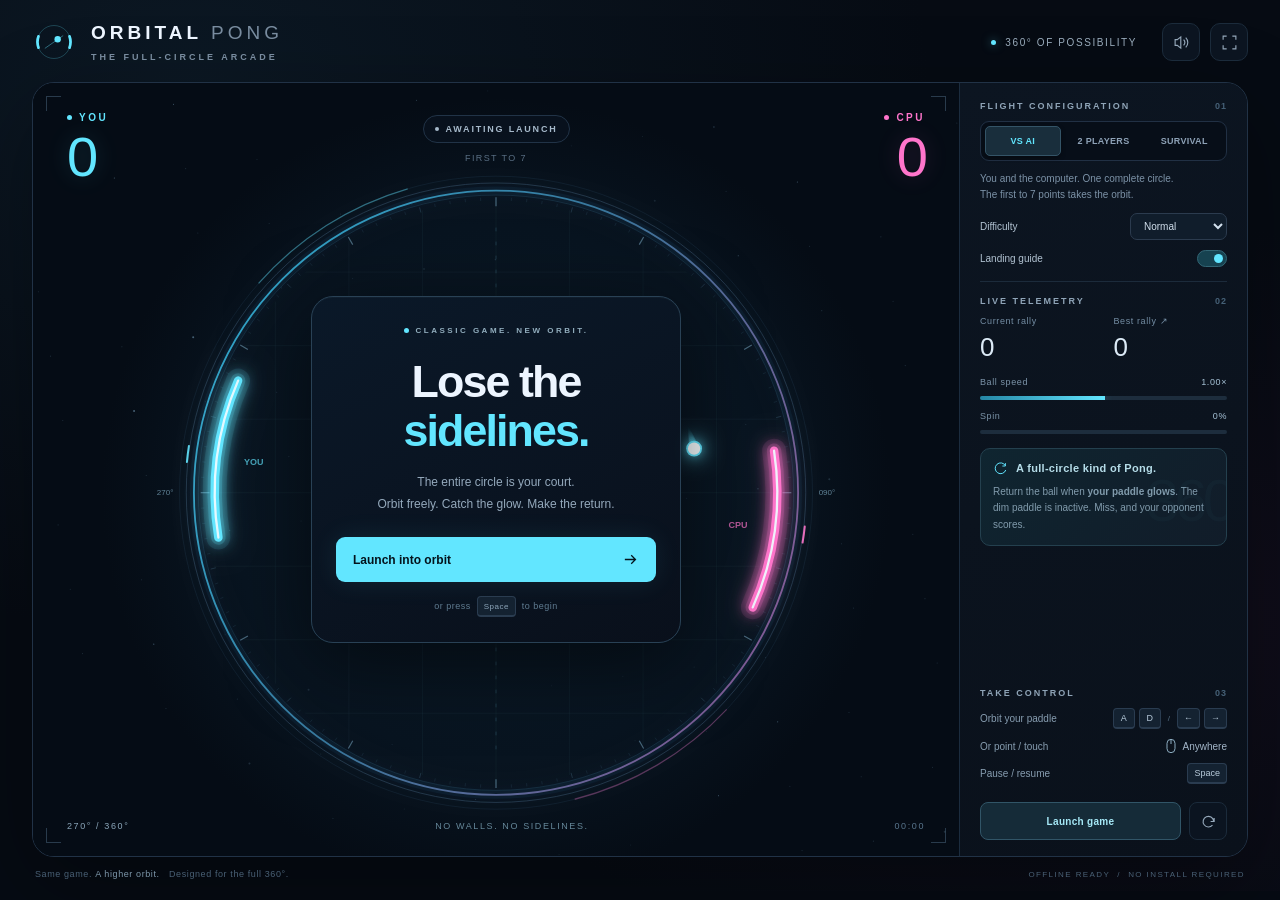
<file: orbital-pong-360.html>
<!doctype html>
<html lang="en">
<head>
<meta charset="utf-8">
<meta name="viewport" content="width=device-width, initial-scale=1, viewport-fit=cover">
<meta name="theme-color" content="#060b13">
<meta name="description" content="Orbital Pong 360: a complete, offline neon arcade game. Move freely around the full circle with your mouse, keyboard, or touch.">
<title>Orbital Pong 360</title>
<style>
:root{color-scheme:dark;--bg:#060b13;--panel:#0a121d;--line:#1b2b3b;--muted:#798c9f;--text:#edf5ff;--cyan:#62e6ff;--pink:#ff75cb;--font:Inter,"Segoe UI",Arial,sans-serif}
*{box-sizing:border-box}html,body{margin:0;min-height:100%;background:var(--bg);font-family:var(--font);color:var(--text)}body{background:radial-gradient(ellipse at 15% 10%,#10233288,transparent 48%),radial-gradient(ellipse at 92% 70%,#24112855,transparent 45%),#060b13}button,select{font:inherit}button{cursor:pointer}button:focus-visible,select:focus-visible,input:focus-visible,canvas:focus-visible{outline:2px solid var(--cyan);outline-offset:5px}button:disabled{opacity:.4;cursor:not-allowed}button{touch-action:manipulation}svg{display:block}button svg{pointer-events:none}button,select,a{-webkit-tap-highlight-color:transparent}button{color:var(--text)}.shell{max-width:1320px;margin:auto;padding:29px 32px 18px}.masthead{display:flex;align-items:center;justify-content:space-between;gap:20px;margin-bottom:24px}.brand{display:flex;align-items:center;gap:15px}.brand-icon{color:var(--cyan);width:44px;height:44px}.brand-name{font-size:19px;line-height:1.2;letter-spacing:4px;font-weight:650}.brand-name span{font-weight:350;color:var(--muted)}.eyebrow{font-size:9px;letter-spacing:3px;color:var(--muted);margin-top:7px;font-weight:600}.header-right{display:flex;align-items:center;gap:10px}.live-tag{font-size:10px;letter-spacing:1.6px;color:#9aacbc;margin-right:15px;display:flex;align-items:center;gap:9px}.live-tag i{height:5px;width:5px;border-radius:50%;background:var(--cyan);box-shadow:0 0 10px #62e6ff88}.icon-btn{display:flex;align-items:center;justify-content:center;width:38px;height:38px;border-radius:10px;border:1px solid var(--line);background:#0b1420;color:#95a8ba;transition:background .2s,color .2s}.icon-btn:hover{background:#152435;color:var(--text)}.icon-btn svg{width:17px;height:17px}.game-frame{display:grid;grid-template-columns:minmax(0,1fr) 288px;border:1px solid #213246;border-radius:22px;overflow:hidden;background:#080f19;box-shadow:0 28px 90px #0005}.stage{position:relative;isolation:isolate;min-width:0;background:#050c15;aspect-ratio:1/1;overflow:hidden}.stage:after{content:"";position:absolute;inset:13px;pointer-events:none;background:linear-gradient(#47637a,#47637a) 0 0/15px 1px no-repeat,linear-gradient(#47637a,#47637a) 0 0/1px 15px no-repeat,linear-gradient(#47637a,#47637a) 100% 0/15px 1px no-repeat,linear-gradient(#47637a,#47637a) 100% 0/1px 15px no-repeat,linear-gradient(#47637a,#47637a) 0 100%/15px 1px no-repeat,linear-gradient(#47637a,#47637a) 0 100%/1px 15px no-repeat,linear-gradient(#47637a,#47637a) 100% 100%/15px 1px no-repeat,linear-gradient(#47637a,#47637a) 100% 100%/1px 15px no-repeat;opacity:.55}canvas{width:100%;height:100%;display:block;touch-action:none;outline:none}.scoreboard{position:absolute;z-index:2;left:34px;right:34px;top:29px;display:flex;justify-content:space-between;align-items:flex-start;pointer-events:none}.score{text-align:left;min-width:77px;transition:opacity .2s}.score.right{text-align:right}.score-name{font-size:10px;letter-spacing:2.5px;font-weight:650;display:flex;align-items:center;gap:7px;color:var(--cyan)}.score.right .score-name{justify-content:flex-end;color:var(--pink)}.score-name:before{content:"";width:5px;height:5px;border-radius:50%;background:currentColor}.score-number{font-size:56px;font-weight:300;line-height:1.08;letter-spacing:-3px;margin-top:4px;color:var(--cyan);font-variant-numeric:tabular-nums;text-shadow:0 0 23px #62e6ff33}.score.right .score-number{color:var(--pink);text-shadow:0 0 23px #ff75cb33}.status-wrap{text-align:center;margin-top:3px}.status-pill{display:inline-flex;gap:7px;align-items:center;font-size:9px;letter-spacing:1.8px;font-weight:600;border:1px solid #213347;border-radius:30px;padding:8px 11px;background:#0a1421b0;color:#a6b9ca}.status-pill i{display:inline-block;height:4px;width:4px;border-radius:50%;background:currentColor}.match-rule{margin-top:10px;color:#596e83;font-size:9px;letter-spacing:1.4px}.arena-bottom{position:absolute;z-index:2;left:34px;right:34px;bottom:25px;display:flex;justify-content:space-between;gap:8px;align-items:center;pointer-events:none;font-size:9px;font-weight:500;letter-spacing:1.6px;color:#58758c}.arena-bottom .coordinates{font-variant-numeric:tabular-nums;color:#8ca7ba}.arena-bottom .center{color:#66889a;text-align:center}.overlay{position:absolute;inset:0;z-index:4;display:flex;align-items:center;justify-content:center;pointer-events:none;padding:22px}.overlay[hidden]{display:none}.overlay-card{pointer-events:auto;width:min(370px,77%);text-align:center;padding:29px 24px 25px;background:linear-gradient(155deg,#0b1929ef,#0a101bee);border:1px solid #294155;border-radius:22px;box-shadow:0 18px 80px #0008,inset 0 1px 0 #b7ecff08;backdrop-filter:blur(12px)}.overlay-kicker{display:flex;align-items:center;justify-content:center;gap:7px;font-size:8px;font-weight:650;letter-spacing:2.5px;color:#92aebe}.overlay-kicker:before{content:"";width:5px;height:5px;background:var(--cyan);border-radius:50%}.overlay h1{font-size:clamp(30px,3.5vw,48px);font-weight:580;line-height:1.1;letter-spacing:-1.9px;margin:22px 0 17px}.overlay h1 em{font-style:normal;color:var(--cyan)}.overlay-copy{font-size:12px;line-height:1.8;color:#94a9bc;max-width:290px;margin:0 auto 22px}.launch-button{width:100%;border:0;background:var(--cyan);color:#04131c;padding:14px 17px;display:flex;align-items:center;justify-content:space-between;border-radius:9px;font-size:12px;font-weight:700;box-shadow:0 0 28px #62e6ff17;transition:background .15s,transform .15s}.launch-button:hover{background:#9cf0ff;transform:translateY(-1px)}.launch-button svg{width:17px;height:17px}.overlay-hint{font-size:9px;letter-spacing:.5px;color:#5f7c91;margin-top:14px}.overlay-hint kbd{font-size:8px;margin:0 3px;color:#8da6ba}.callout{position:absolute;inset:0;display:flex;flex-direction:column;align-items:center;justify-content:center;pointer-events:none;z-index:3;padding:20px;text-align:center}.callout[hidden]{display:none}.callout-title{font-size:clamp(25px,3vw,44px);font-weight:300;letter-spacing:3px;text-shadow:0 0 40px currentColor}.callout-detail{font-size:9px;letter-spacing:2px;color:#91a9bf;margin-top:12px}.sidebar{border-left:1px solid #1b2c3e;background:linear-gradient(160deg,#0c1521,#0a111b);padding:27px 24px 20px;display:flex;flex-direction:column;gap:23px}.section-heading{display:flex;justify-content:space-between;align-items:center;font-size:9px;letter-spacing:2px;font-weight:650;color:#8fa4b7;margin-bottom:15px}.section-heading .index{font-size:9px;letter-spacing:1px;color:#456076}.mode-options{display:flex;gap:5px;padding:4px;border:1px solid #213044;border-radius:9px;background:#070e18}.mode-btn{flex:1;border:1px solid transparent;border-radius:5px;background:transparent;padding:10px 2px;font-size:9px;letter-spacing:.3px;white-space:nowrap;color:#8ea2b7;font-weight:650;transition:all .2s}.mode-btn:hover{color:#d6e7f6}.mode-btn[aria-pressed=true]{border-color:#345467;background:#192e3c;color:var(--cyan);box-shadow:0 2px 5px #0005}.mode-note{font-size:11px;line-height:1.7;color:#7c92a7;margin:12px 0 0;min-height:37px}.setting-row{display:flex;align-items:center;justify-content:space-between;gap:12px;font-size:11px;color:#b2c3d2;margin-top:15px}.setting-row select{background:#101d2b;color:#d2e0ed;border:1px solid #2b3b4e;border-radius:7px;font-size:10px;padding:8px 9px;min-width:97px;cursor:pointer}.switch-label{cursor:pointer;display:flex;align-items:center;gap:10px}.switch-label input{appearance:none;-webkit-appearance:none;position:relative;width:30px;height:17px;margin:0;border:1px solid #334558;background:#172331;border-radius:20px;cursor:pointer;transition:.2s}.switch-label input:after{content:"";position:absolute;left:3px;top:3px;width:9px;height:9px;border-radius:50%;background:#708296;transition:transform .2s,background .2s}.switch-label input:checked{background:#164250;border-color:#326675}.switch-label input:checked:after{background:var(--cyan);transform:translateX(13px)}.panel-divider{height:1px;background:#1c2b3b;margin:0}.stats{display:grid;grid-template-columns:1fr 1fr;gap:20px}.stat-label{font-size:9px;color:#748da3;letter-spacing:.6px}.stat-value{font-size:30px;line-height:1.1;font-weight:350;font-variant-numeric:tabular-nums;letter-spacing:-.7px;margin-top:9px;color:#dceaf6}.stat-value .unit{font-size:11px;color:#647b8f;margin-left:5px;letter-spacing:0}.meter-row{margin-top:21px}.meter-header{display:flex;justify-content:space-between;font-size:9px;color:#7c94a9;letter-spacing:.6px;margin-bottom:9px}.meter-header span:last-child{color:#a6c2d6;font-variant-numeric:tabular-nums}.meter{height:4px;background:#1d2d3d;overflow:hidden;border-radius:2px}.meter i{display:block;width:0;height:100%;background:linear-gradient(90deg,#2586a5,var(--cyan));box-shadow:0 0 10px #62e6ff55;transition:width .15s}.spin-meter{margin-top:14px}.spin-meter .meter i{background:linear-gradient(90deg,#67559a,var(--pink));box-shadow:none}.objective{padding:15px;background:linear-gradient(135deg,#0f2530,#111c29);border:1px solid #24404e;border-radius:10px;position:relative;overflow:hidden}.objective:after{content:"360";position:absolute;right:-5px;top:17px;font-size:60px;font-weight:300;letter-spacing:-5px;color:#72dfff07;pointer-events:none}.objective-heading{font-size:11px;font-weight:600;color:#b5dce8;letter-spacing:.3px;display:flex;align-items:center;gap:8px}.objective-heading svg{width:15px;height:15px;color:var(--cyan)}.objective p{font-size:10px;line-height:1.8;color:#819bac;margin:9px 0 0;position:relative}.controls{margin-top:auto}.control-row{display:flex;align-items:center;justify-content:space-between;gap:10px;margin-top:12px;font-size:10px;color:#879db0}.keys{display:flex;gap:4px;align-items:center;color:#a3b6c8}kbd{font-family:var(--font);display:inline-flex;align-items:center;justify-content:center;min-width:22px;height:21px;padding:0 6px;background:#142231;border:1px solid #2a3c50;border-bottom-width:2px;border-radius:4px;font-size:9px;font-weight:500;color:#b9ccdc}.keys .or{font-size:8px;color:#567185;margin:0 3px}.keys svg{width:16px;height:16px;color:#8cacc0}.action-row{display:flex;gap:8px;margin-top:4px}.main-action{flex:1;border-radius:8px;padding:12px 9px;border:1px solid #315567;background:#152b38;color:#a6e9f7;font-size:10px;font-weight:650;letter-spacing:.3px;transition:background .2s}.main-action:hover{background:#203e4d}.action-row .icon-btn{width:38px;height:38px;border-radius:8px}.footer{display:flex;justify-content:space-between;align-items:center;gap:20px;padding:18px 3px 0;color:#496075;font-size:9px;letter-spacing:.6px}.footer b{font-weight:500;color:#7d97aa}.footer .footer-right{letter-spacing:1.4px;font-size:8px}.toast{position:fixed;bottom:25px;left:50%;transform:translate(-50%,18px);opacity:0;pointer-events:none;z-index:20;background:#142637f5;color:#c5e8fa;border:1px solid #375970;border-radius:8px;font-size:12px;padding:12px 19px;transition:opacity .2s,transform .2s;max-width:90%;box-shadow:0 8px 50px #0008}.toast.show{opacity:1;transform:translate(-50%,0)}.sr-only{position:absolute;width:1px;height:1px;padding:0;margin:-1px;overflow:hidden;clip:rect(0,0,0,0);white-space:nowrap;border:0}
@media(min-width:1500px){.shell{padding-top:40px}.masthead{margin-bottom:30px}}
@media(max-width:1100px){.shell{padding:22px 22px 16px}.sidebar{width:auto;padding:22px 19px;gap:19px}.game-frame{grid-template-columns:minmax(0,1fr) 265px}.scoreboard{top:25px;left:27px;right:27px}.score-number{font-size:47px}.arena-bottom{left:27px;right:27px;bottom:24px;letter-spacing:1px;font-size:8px}.overlay-card{padding:23px 22px;width:min(335px,76%)}.overlay h1{font-size:38px;margin-top:20px}.overlay-copy{font-size:11px}.controls{margin-top:0}.control-row{margin-top:10px}.sidebar .section-heading{margin-bottom:13px}.meter-row{margin-top:18px}.spin-meter{margin-top:13px}.footer{font-size:8px}.stage{aspect-ratio:auto;min-height:660px}.stage canvas{position:absolute;inset:0}}
@media(max-width:850px){.shell{max-width:710px;padding:20px 20px 15px}.masthead{margin-bottom:21px}.game-frame{grid-template-columns:1fr}.stage{aspect-ratio:1/1;min-height:0}.stage canvas{position:static}.sidebar{border-left:0;border-top:1px solid #1b2c3e;display:grid;grid-template-columns:1.05fr 1fr;gap:23px;padding:23px}.sidebar>.panel-divider{display:none}.config{grid-column:1;grid-row:1}.telemetry{grid-column:2;grid-row:1}.objective{grid-column:1;grid-row:2}.controls{grid-column:2;grid-row:2}.action-row{grid-column:1/-1;margin:0}.action-row .main-action{padding:13px}.action-row .icon-btn{height:40px;width:40px}.brand-name{font-size:17px;letter-spacing:3px}.live-tag{display:none}.overlay h1{font-size:44px}.overlay-card{width:min(350px,75%)}.score-number{font-size:50px}.footer-right{display:none}.footer{justify-content:center}.stage:after{inset:12px}}
@media(max-width:480px){.shell{padding:15px 12px 15px}.masthead{gap:10px;margin-bottom:16px}.brand{gap:10px}.brand-icon{width:34px;height:34px}.brand-name{font-size:14px;letter-spacing:2.3px}.eyebrow{font-size:7px;letter-spacing:2.4px;margin-top:5px}.header-right{gap:6px}.header-right .icon-btn{width:32px;height:32px;border-radius:8px}.game-frame{border-radius:16px}.scoreboard{left:23px;right:23px;top:21px}.score-name{font-size:8px;letter-spacing:1.7px;gap:5px}.score-number{font-size:35px;letter-spacing:-1px;margin-top:3px}.status-pill{font-size:7px;padding:6px 8px;letter-spacing:1px}.match-rule{font-size:7px;letter-spacing:.8px;margin-top:7px}.status-wrap{margin-top:0}.score{min-width:48px}.overlay{padding:13px}.overlay-card{padding:19px 18px 16px;border-radius:16px;width:69%;margin-top:20px}.overlay-kicker{font-size:6px;letter-spacing:1.65px;gap:5px}.overlay-kicker:before{width:4px;height:4px}.overlay h1{font-size:31px;letter-spacing:-1.2px;margin:14px 0 10px}.overlay-copy{font-size:9px;line-height:1.7;margin-bottom:14px}.launch-button{padding:11px 12px;font-size:10px;border-radius:7px}.launch-button svg{width:14px;height:14px}.overlay-hint{font-size:7px;margin-top:10px}.overlay-hint kbd{font-size:7px;min-width:20px;height:16px}.arena-bottom{left:23px;right:23px;bottom:19px;font-size:7px;letter-spacing:.6px}.arena-bottom .center{display:none}.sidebar{gap:21px 17px;padding:22px 18px 18px;grid-template-columns:1.06fr 1fr}.section-heading{font-size:8px;letter-spacing:1.3px}.section-heading .index{font-size:7px}.mode-options{gap:1px;padding:3px}.mode-btn{font-size:7px;padding:9px 2px}.mode-note{font-size:9px;min-height:45px}.setting-row{font-size:9px;margin-top:13px;gap:5px}.setting-row select{font-size:9px;min-width:72px;padding:7px}.switch-label{gap:6px}.stats{gap:12px}.stat-label{font-size:8px}.stat-value{font-size:27px}.meter-header{font-size:8px}.objective{padding:12px}.objective-heading{font-size:10px;gap:6px}.objective p{font-size:9px;line-height:1.75}.controls .section-heading{margin-bottom:14px}.control-row{font-size:8px;margin-top:10px;gap:6px}kbd{font-size:8px;min-width:19px;height:19px;padding:0 4px}.keys{gap:3px}.keys .or{margin:0 2px;font-size:7px}.keys svg{width:13px;height:13px}.control-row .wide-only{display:none}.footer{font-size:7px;letter-spacing:.3px;padding-top:15px}.callout-title{font-size:25px}.callout-detail{font-size:7px;letter-spacing:1px}}

@media(min-width:851px){
  .game-frame{height:clamp(575px,calc(100svh - 150px),940px)}
  .stage{height:100%;min-height:0;aspect-ratio:auto}
  .stage canvas{position:absolute;inset:0}
  .sidebar>*{flex-shrink:0}
  .sidebar{min-height:0;overflow-y:auto;scrollbar-width:thin;scrollbar-color:#2d495d transparent}
}
@media(min-width:851px) and (max-height:950px){
  .shell{padding-top:20px;padding-bottom:12px}.masthead{margin-bottom:18px}
  .game-frame{height:clamp(570px,calc(100svh - 125px),820px)}
  .sidebar{padding:18px 20px 16px;gap:14px}
  .sidebar .section-heading{margin-bottom:10px}
  .mode-btn{padding-top:9px;padding-bottom:9px}
  .mode-note{font-size:10px;line-height:1.6;margin-top:10px;min-height:32px}
  .setting-row{margin-top:10px;font-size:10px}.setting-row select{padding:6px 9px}
  .stat-value{font-size:26px;margin-top:7px}.meter-row{margin-top:15px}.spin-meter{margin-top:11px}
  .objective{padding:12px}.objective p{font-size:10px;line-height:1.65;margin-top:8px}
  .control-row{margin-top:9px}.controls{margin-top:auto}
  .footer{padding-top:12px}
}

@media(prefers-reduced-motion:reduce){*,*:before,*:after{transition:none!important;scroll-behavior:auto!important}.launch-button:hover{transform:none}}
body:fullscreen .shell{max-width:1320px}body:fullscreen{overflow:auto}
</style>
</head>
<body>
<main class="shell">
<header class="masthead">
  <div class="brand">
    <svg class="brand-icon" viewBox="0 0 48 48" fill="none" aria-hidden="true"><circle cx="24" cy="24" r="18" stroke="currentColor" opacity=".25"/><path d="M7.1 17.8a18 18 0 0 0 0 12.4M40.9 30.2a18 18 0 0 0 0-12.4" stroke="currentColor" stroke-width="3" stroke-linecap="round"/><path d="m14 31 20-14" stroke="currentColor" opacity=".45"/><circle cx="28" cy="21" r="3.5" fill="currentColor"/></svg>
    <div><div class="brand-name">ORBITAL <span>PONG</span></div><div class="eyebrow">THE FULL-CIRCLE ARCADE</div></div>
  </div>
  <div class="header-right">
    <span class="live-tag"><i></i>360&deg; OF POSSIBILITY</span>
    <button class="icon-btn" id="soundBtn" aria-label="Mute sound" aria-pressed="true" title="Mute sound (M)"></button>
    <button class="icon-btn" id="fullscreenBtn" aria-label="Enter fullscreen" title="Fullscreen (F)"><svg viewBox="0 0 24 24" fill="none" stroke="currentColor" stroke-width="1.6"><path d="M8 3H3v5m13-5h5v5M3 16v5h5m13-5v5h-5"/></svg></button>
  </div>
</header>
<section class="game-frame" aria-label="Orbital Pong 360 game">
  <div class="stage" id="stage">
    <canvas id="arena" tabindex="0" aria-label="Full-circle Pong arena. Move with A and D, the arrow keys, your mouse, or touch. Press Space to start or pause.">Your browser needs HTML Canvas to play Orbital Pong.</canvas>
    <div class="scoreboard">
      <div class="score"><div class="score-name" id="leftName">YOU</div><div class="score-number" id="leftScore">0</div></div>
      <div class="status-wrap"><div class="status-pill" id="statusPill"><i></i><span id="statusText">AWAITING LAUNCH</span></div><div class="match-rule" id="matchRule">FIRST TO 7</div></div>
      <div class="score right"><div class="score-name" id="rightName">CPU</div><div class="score-number" id="rightScore">0</div></div>
    </div>
    <div class="overlay" id="overlay">
      <div class="overlay-card">
        <div class="overlay-kicker" id="overlayKicker">CLASSIC GAME. NEW ORBIT.</div>
        <h1 id="overlayTitle">Lose the<br><em>sidelines.</em></h1>
        <p class="overlay-copy" id="overlayCopy">The entire circle is your court.<br>Orbit freely. Catch the glow. Make the return.</p>
        <button class="launch-button" id="overlayAction"><span id="overlayButtonText">Launch into orbit</span><svg viewBox="0 0 24 24" fill="none" stroke="currentColor" stroke-width="1.8"><path d="M4 12h15m-6-6 6 6-6 6"/></svg></button>
        <div class="overlay-hint" id="overlayHint">or press <kbd>Space</kbd> to begin</div>
      </div>
    </div>
    <div class="callout" id="callout" hidden><div class="callout-title" id="calloutTitle"></div><div class="callout-detail" id="calloutDetail"></div></div>
    <div class="arena-bottom"><span class="coordinates" id="angleReadout">270&deg; / 360&deg;</span><span class="center" id="arenaHint">NO WALLS. NO SIDELINES.</span><span id="sessionTime">00:00</span></div>
  </div>
  <aside class="sidebar" aria-label="Game settings and controls">
    <section class="config">
      <div class="section-heading">FLIGHT CONFIGURATION <span class="index">01</span></div>
      <div class="mode-options" role="group" aria-label="Game mode">
        <button class="mode-btn" data-mode="ai" aria-pressed="true" title="Play against the computer">VS AI</button>
        <button class="mode-btn" data-mode="local" aria-pressed="false" title="Two players on one device">2 PLAYERS</button>
        <button class="mode-btn" data-mode="survival" aria-pressed="false" title="One paddle. Keep the ball alive.">SURVIVAL</button>
      </div>
      <p class="mode-note" id="modeNote">You and the computer. One complete circle.<br>The first to 7 points takes the orbit.</p>
      <div class="setting-row"><label for="difficulty">Difficulty</label><select id="difficulty"><option value="easy">Easy</option><option value="normal" selected>Normal</option><option value="hard">Hard</option></select></div>
      <div class="setting-row"><label class="switch-label" for="guide"><span>Landing guide</span></label><label class="switch-label"><input type="checkbox" id="guide" checked aria-label="Show predicted landing position"></label></div>
    </section>
    <div class="panel-divider"></div>
    <section class="telemetry" aria-label="Live game statistics">
      <div class="section-heading">LIVE TELEMETRY <span class="index">02</span></div>
      <div class="stats"><div><div class="stat-label">Current rally</div><div class="stat-value" id="rallyValue">0</div></div><div><div class="stat-label">Best rally <span title="Saved on this device">&#8599;</span></div><div class="stat-value" id="bestValue">0</div></div></div>
      <div class="meter-row"><div class="meter-header"><span>Ball speed</span><span id="speedValue">1.00&times;</span></div><div class="meter"><i id="speedMeter"></i></div></div>
      <div class="meter-row spin-meter"><div class="meter-header"><span>Spin</span><span id="spinValue">0%</span></div><div class="meter"><i id="spinMeter"></i></div></div>
    </section>
    <div class="objective"><div class="objective-heading"><svg viewBox="0 0 20 20" fill="none" stroke="currentColor" stroke-width="1.3"><path d="M16.5 6.3A7.2 7.2 0 1 0 17 12M16.5 2.8v3.9h-4"/></svg> A full-circle kind of Pong.</div><p id="rulesText">Return the ball when <strong>your paddle glows</strong>. The dim paddle is inactive. Miss, and your opponent scores.</p></div>
    <section class="controls">
      <div class="section-heading">TAKE CONTROL <span class="index">03</span></div>
      <div class="control-row"><span id="moveLabel">Orbit your paddle</span><span class="keys"><kbd>A</kbd><kbd>D</kbd><span class="or">/</span><kbd>&larr;</kbd><kbd>&rarr;</kbd></span></div>
      <div class="control-row" id="pointerControl"><span id="pointerLabel">Or point / touch</span><span class="keys" id="pointerKeys"><svg viewBox="0 0 24 24" fill="none" stroke="currentColor" stroke-width="1.5"><rect x="6" y="2" width="12" height="20" rx="6"/><path d="M12 3v6"/></svg><span class="wide-only">Anywhere</span></span></div>
      <div class="control-row"><span>Pause / resume</span><span class="keys"><kbd>Space</kbd></span></div>
    </section>
    <div class="action-row"><button class="main-action" id="mainAction">Launch game</button><button class="icon-btn" id="restartBtn" aria-label="Restart game" title="Restart (R)"><svg viewBox="0 0 24 24" fill="none" stroke="currentColor" stroke-width="1.6"><path d="M20 7v5h-5M19.3 11a7.5 7.5 0 1 0-1.7 6.1M20 12l-1.7-3"/></svg></button></div>
  </aside>
</section>
<footer class="footer"><span>Same game. <b>A higher orbit.</b> &nbsp; Designed for the full 360&deg;.</span><span class="footer-right">OFFLINE READY &nbsp;/&nbsp; NO INSTALL REQUIRED</span></footer>
</main>
<div class="toast" id="toast" role="status"></div>
<div class="sr-only" id="announcer" aria-live="polite" aria-atomic="true"></div>
<script>
'use strict';
(() => {
  const TAU = Math.PI * 2;
  const CYAN = '#62e6ff', PINK = '#ff75cb';
  const PADDLE_R = 0.956, PADDLE_W = 0.029, BALL_R = 0.021;
  const CONTACT_R = PADDLE_R - PADDLE_W / 2 - BALL_R;
  const POINTS_TO_WIN = 7;
  const FIXED_DT = 1 / 180;
  const CONFIGS = {
    easy:   { speed: 0.83, maxSpeed: 1.67, halfArc: 0.345, humanSpeed: 5.1, aiSpeed: 2.6, reaction: 0.23, error: 0.145 },
    normal: { speed: 1.07, maxSpeed: 2.12, halfArc: 0.285, humanSpeed: 5.5, aiSpeed: 3.6, reaction: 0.15, error: 0.105 },
    hard:   { speed: 1.29, maxSpeed: 2.65, halfArc: 0.235, humanSpeed: 6.0, aiSpeed: 4.6, reaction: 0.075, error: 0.055 }
  };
  const $ = id => document.getElementById(id);
  const canvas = $('arena'), ctx = canvas.getContext('2d', { alpha: false });
  if (!ctx) { $('overlayCopy').textContent = 'This browser does not support Canvas. Open this file in a modern browser to play.'; return; }
  const el = Object.fromEntries(['leftName','rightName','leftScore','rightScore','statusPill','statusText','matchRule','overlay','overlayKicker','overlayTitle','overlayCopy','overlayAction','overlayButtonText','overlayHint','callout','calloutTitle','calloutDetail','angleReadout','arenaHint','sessionTime','modeNote','difficulty','guide','rallyValue','bestValue','speedValue','speedMeter','spinValue','spinMeter','rulesText','moveLabel','pointerControl','pointerLabel','pointerKeys','mainAction','restartBtn','soundBtn','fullscreenBtn','announcer'].map(id => [id, $(id)]));
  const storageKey = 'orbital-pong-360-v1';
  const saved = (() => { try { const x = JSON.parse(localStorage.getItem(storageKey) || '{}'); return x && typeof x === 'object' ? x : {}; } catch { return {}; } })();
  const safeBest = key => Number.isFinite(saved[key]) && saved[key] >= 0 ? Math.floor(saved[key]) : 0;
  const prefs = { sound: saved.sound !== false, guide: saved.guide !== false, difficulty: CONFIGS[saved.difficulty] ? saved.difficulty : 'normal', bestDuel: safeBest('bestDuel'), bestSurvival: safeBest('bestSurvival') };
  function savePrefs() { try { localStorage.setItem(storageKey, JSON.stringify(prefs)); } catch { /* Private mode and file:// may disallow storage. The game still works. */ } }
  let cfg = CONFIGS[prefs.difficulty];
  let view = { w: 800, h: 800, cx: 400, cy: 420, r: 333, dpr: 1 };
  let audio = null, masterGain = null, toastTimer = 0;
  const keys = new Set(), touches = new Map();
  const reduceMotion = window.matchMedia('(prefers-reduced-motion: reduce)').matches;
  const pointerTargets = [null, null];
  const state = {
    mode: 'ai', phase: 'menu', previousPhase: 'play', active: 0,
    scores: [0, 0], rally: 0, matchBest: 0, elapsed: 0, timer: 0,
    ball: { x: 0, y: 0, vx: 0, vy: 0, speed: cfg.speed, escaped: false },
    paddles: [{ a: Math.PI, omega: 0 }, { a: 0, omega: 0 }],
    particles: [], trail: [], ripples: [], spin: 0,
    aiTarget: 0, aiDelay: 0, aiNoise: 0, aiThink: 0,
    flash: 0, flashColor: CYAN, pointWinner: 0, serveTarget: 0,
    newRecord: false, roundCount: 0, hits: [0, 0],
    menuClock: 0, lastPointerType: 'mouse'
  };
  const wrap = a => ((a % TAU) + TAU) % TAU;
  const delta = (a, b) => Math.atan2(Math.sin(a - b), Math.cos(a - b));
  const clamp = (n, low, high) => Math.max(low, Math.min(high, n));
  const rand = (a, b) => a + Math.random() * (b - a);
  const best = () => prefs[state.mode === 'survival' ? 'bestSurvival' : 'bestDuel'];
  const playerName = i => state.mode === 'local' ? 'PLAYER ' + (i + 1) : (i === 0 ? 'YOU' : 'CPU');
  const color = i => i === 0 ? CYAN : PINK;
  function announce(text) { el.announcer.textContent = text; }
  function toast(text) { const node = $('toast'); node.textContent = text; node.classList.add('show'); clearTimeout(toastTimer); toastTimer = setTimeout(() => node.classList.remove('show'), 2400); }
  function unlockAudio() {
    if (!prefs.sound) return;
    try {
      const AC = window.AudioContext || window.webkitAudioContext;
      if (!AC) return;
      if (!audio) { audio = new AC(); masterGain = audio.createGain(); masterGain.gain.value = 0.12; masterGain.connect(audio.destination); }
      if (audio.state === 'suspended') { const resumed = audio.resume(); if (resumed && resumed.catch) resumed.catch(() => {}); }
    } catch { /* Sound is optional. */ }
  }
  function tone(freq, duration = 0.10, type = 'sine', slide = 0, delay = 0) {
    if (!prefs.sound || !audio || audio.state !== 'running') return;
    try {
      const t = audio.currentTime + delay, osc = audio.createOscillator(), gain = audio.createGain();
      osc.type = type; osc.frequency.setValueAtTime(freq, t);
      if (slide) osc.frequency.exponentialRampToValueAtTime(Math.max(30, freq + slide), t + duration);
      gain.gain.setValueAtTime(0, t); gain.gain.linearRampToValueAtTime(0.55, t + 0.008); gain.gain.exponentialRampToValueAtTime(0.001, t + duration);
      osc.connect(gain); gain.connect(masterGain); osc.start(t); osc.stop(t + duration + 0.025);
      osc.onended = () => { osc.disconnect(); gain.disconnect(); };
    } catch { /* Ignore unavailable audio devices. */ }
  }
  function setSoundUI() {
    el.soundBtn.innerHTML = '<svg viewBox="0 0 24 24" fill="none" stroke="currentColor" stroke-width="1.6"><path d="M11 4 6 8H3v8h3l5 4z"/>' + (prefs.sound ? '<path d="M15 8a6 6 0 0 1 0 8m3-11a10 10 0 0 1 0 14"/>' : '<path d="m16 9 5 6m0-6-5 6"/>') + '</svg>';
    el.soundBtn.setAttribute('aria-pressed', String(prefs.sound));
    el.soundBtn.setAttribute('aria-label', prefs.sound ? 'Mute sound' : 'Enable sound');
    el.soundBtn.title = (prefs.sound ? 'Mute sound' : 'Enable sound') + ' (M)';
  }
  function toggleSound() { prefs.sound = !prefs.sound; setSoundUI(); savePrefs(); if (prefs.sound) { unlockAudio(); tone(660, .08); } }
  function setMode(mode) {
    if (!['ai', 'local', 'survival'].includes(mode) || state.mode === mode) return;
    state.mode = mode; resetGame(false); updateModeUI(); updateUI(true);
  }
  function updateModeUI() {
    document.querySelectorAll('[data-mode]').forEach(btn => btn.setAttribute('aria-pressed', String(btn.dataset.mode === state.mode)));
    const survival = state.mode === 'survival', local = state.mode === 'local';
    el.leftName.textContent = survival ? 'RETURNS' : local ? 'P1' : 'YOU';
    el.rightName.textContent = survival ? 'BEST' : local ? 'P2' : 'CPU';
    el.matchRule.textContent = survival ? 'ONE BALL. ONE CHANCE.' : 'FIRST TO ' + POINTS_TO_WIN;
    el.modeNote.innerHTML = survival ? 'Just you, the ball, and the whole circle.<br>Every return makes it a little faster.' : local ? 'P1: A/D. P2: arrows. Or use two fingers.<br>First to 7 points wins the match.' : 'You and the computer. One complete circle.<br>The first to 7 points takes the orbit.';
    el.rulesText.innerHTML = survival ? 'One paddle. <strong>All 360 degrees.</strong> Keep the ball in orbit for as long as you can. Hit off-center or move at impact to add spin.' : 'Return the ball when <strong>your paddle glows</strong>. The dim paddle is inactive. Miss, and your opponent scores.';
    el.moveLabel.textContent = local ? 'P1 orbits' : 'Orbit your paddle';
    el.moveLabel.nextElementSibling.innerHTML = local ? '<kbd>A</kbd><kbd>D</kbd>' : '<kbd>A</kbd><kbd>D</kbd><span class="or">/</span><kbd>&larr;</kbd><kbd>&rarr;</kbd>';
    el.pointerLabel.textContent = local ? 'P2 orbits' : 'Or point / touch';
    el.pointerKeys.innerHTML = local ? '<kbd>&larr;</kbd><kbd>&rarr;</kbd>' : '<svg viewBox="0 0 24 24" fill="none" stroke="currentColor" stroke-width="1.5"><rect x="6" y="2" width="12" height="20" rx="6"/><path d="M12 3v6"/></svg><span class="wide-only">Anywhere</span>';
    el.pointerControl.title = local ? 'Touch also works: each player drags their own paddle.' : 'Point anywhere around the arena, or drag on a touchscreen.';
  }
  function resetGame(launch = true) {
    keys.clear(); touches.clear(); pointerTargets.fill(null);
    state.phase = 'menu'; state.previousPhase = 'play'; state.active = 0;
    state.scores = [0, 0]; state.rally = 0; state.matchBest = 0; state.elapsed = 0;
    state.paddles = [{ a: Math.PI, omega: 0 }, { a: 0, omega: 0 }];
    state.ball = { x: 0, y: 0, vx: 0, vy: 0, speed: cfg.speed, escaped: false };
    state.particles = []; state.trail = []; state.ripples = []; state.spin = 0;
    state.newRecord = false; state.flash = 0; state.roundCount = 0; state.hits = [0, 0];
    state.aiTarget = 0; state.aiDelay = 0; state.aiThink = 0; state.menuClock = 0;
    if (launch) { unlockAudio(); prepareServe(0, 1.5); announce('Game started. ' + (state.mode === 'survival' ? 'Keep the ball in orbit.' : 'Your return first.')); }
    showOverlay(); updateUI(true);
  }
  function prepareServe(target, delay = .95) {
    state.active = target; state.serveTarget = target; state.phase = 'countdown'; state.timer = delay;
    state.ball = { x: 0, y: 0, vx: 0, vy: 0, speed: cfg.speed, escaped: false };
    state.rally = 0; state.spin = 0; state.trail = []; state.roundCount++;
    state.aiDelay = cfg.reaction; state.aiNoise = aiAimError();
    showOverlay();
  }
  function launchBall() {
    // Serve toward the receiver's current position so both input types get a fair start.
    const a = state.paddles[state.active].a + rand(-cfg.halfArc * .3, cfg.halfArc * .3);
    state.ball.vx = Math.cos(a) * cfg.speed; state.ball.vy = Math.sin(a) * cfg.speed;
    state.phase = 'play'; state.timer = 0; state.aiDelay = cfg.reaction;
    tone(350, .10, 'sine', 160); updateUI(true);
  }
  function togglePlay() {
    unlockAudio();
    if (state.phase === 'menu' || state.phase === 'over') { resetGame(true); return; }
    if (state.phase === 'pause') { state.phase = state.previousPhase; showOverlay(); updateUI(true); return; }
    pauseGame();
  }
  function pauseGame() {
    if (!['play', 'countdown', 'point'].includes(state.phase)) return;
    state.previousPhase = state.phase; state.phase = 'pause'; keys.clear(); touches.clear(); pointerTargets.fill(null);
    state.paddles.forEach(p => p.omega = 0); showOverlay(); updateUI(true); announce('Game paused.');
  }
  function showOverlay() {
    const phase = state.phase;
    el.overlay.hidden = !['menu', 'pause', 'over'].includes(phase);
    el.callout.hidden = !['countdown', 'point'].includes(phase);
    if (phase === 'menu') {
      el.overlayKicker.textContent = 'CLASSIC GAME. NEW ORBIT.';
      el.overlayTitle.innerHTML = 'Lose the<br><em>sidelines.</em>';
      el.overlayCopy.innerHTML = 'The entire circle is your court.<br>Orbit freely. Catch the glow. Make the return.';
      el.overlayButtonText.textContent = 'Launch into orbit';
      el.overlayHint.innerHTML = 'or press <kbd>Space</kbd> to begin';
    } else if (phase === 'pause') {
      el.overlayKicker.textContent = 'TAKE A BREATHER';
      el.overlayTitle.innerHTML = 'Orbit<br><em>paused.</em>';
      el.overlayCopy.innerHTML = 'Your place in the universe is saved.<br>Ready for another revolution?';
      el.overlayButtonText.textContent = 'Resume orbit';
      el.overlayHint.innerHTML = 'or press <kbd>Space</kbd> to resume';
    } else if (phase === 'over') {
      const survival = state.mode === 'survival', win = state.scores[0] >= POINTS_TO_WIN;
      el.overlayKicker.textContent = state.newRecord ? 'A NEW PERSONAL BEST' : survival ? 'ONE MORE REVOLUTION?' : 'MATCH COMPLETE';
      el.overlayTitle.innerHTML = survival ? 'Orbit<br><em>complete.</em>' : state.mode === 'local' ? 'Player ' + (state.scores[0] > state.scores[1] ? '1' : '2') + '<br><em>takes orbit.</em>' : win ? 'Orbit<br><em>is yours.</em>' : 'A worthy<br><em>opponent.</em>';
      el.overlayCopy.innerHTML = survival ? '<strong>' + state.rally + ' returns.</strong> Your best: ' + best() + '.<br>Get back out there and go one better.' : '<strong>' + state.scores[0] + ' &mdash; ' + state.scores[1] + '</strong> &nbsp;&middot;&nbsp; Best rally: ' + state.matchBest + '<br>' + (win || state.mode === 'local' ? 'Same game. An even higher orbit next time.' : 'The next orbit is a fresh start.');
      el.overlayButtonText.textContent = 'Play another orbit';
      el.overlayHint.innerHTML = 'or press <kbd>Space</kbd> to play again';
    }
  }
  function predictedImpact(ball = state.ball) {
    const a = ball.vx * ball.vx + ball.vy * ball.vy;
    if (a < 1e-9 || ball.escaped) return null;
    const b = 2 * (ball.x * ball.vx + ball.y * ball.vy);
    const c = ball.x * ball.x + ball.y * ball.y - CONTACT_R * CONTACT_R;
    const discriminant = b * b - 4 * a * c;
    if (discriminant < 0) return null;
    const t = (-b + Math.sqrt(discriminant)) / (2 * a);
    if (t < 0) return null;
    const x = ball.x + ball.vx * t, y = ball.y + ball.vy * t;
    return { x, y, a: Math.atan2(y, x), t };
  }
  function aiAimError() {
    const gaussian = Math.sqrt(-2 * Math.log(Math.max(1e-9, 1 - Math.random()))) * Math.cos(TAU * Math.random());
    return clamp(gaussian * cfg.error * 1.5, -.7, .7);
  }
  function stepPaddle(p, targetOmega, dt) {
    // Inertial input with fast acceleration; angle wrapping never restricts travel.
    const accel = targetOmega === 0 ? 39 : 32;
    p.omega += clamp(targetOmega - p.omega, -accel * dt, accel * dt);
    p.a = wrap(p.a + p.omega * dt);
  }
  function updatePaddles(dt) {
    for (let i = 0; i < (state.mode === 'survival' ? 1 : 2); i++) {
      const p = state.paddles[i];
      if (i === 1 && state.mode === 'ai') {
        state.aiDelay = Math.max(0, state.aiDelay - dt); state.aiThink -= dt;
        if (state.aiThink <= 0 && state.aiDelay <= 0) {
          const landing = state.active === 1 ? predictedImpact() : null;
          state.aiTarget = landing ? landing.a + state.aiNoise : wrap(state.paddles[0].a + Math.PI);
          state.aiThink = .055;
        }
        const err = delta(state.aiTarget, p.a);
        stepPaddle(p, clamp(err * 9, -cfg.aiSpeed, cfg.aiSpeed), dt);
        continue;
      }
      let direction = 0;
      if (i === 0) {
        direction += keys.has('KeyD') ? 1 : 0; direction -= keys.has('KeyA') ? 1 : 0;
        if (state.mode !== 'local') { direction += keys.has('ArrowRight') ? 1 : 0; direction -= keys.has('ArrowLeft') ? 1 : 0; }
      } else { direction += keys.has('ArrowRight') ? 1 : 0; direction -= keys.has('ArrowLeft') ? 1 : 0; }
      if (direction) { pointerTargets[i] = null; stepPaddle(p, clamp(direction, -1, 1) * cfg.humanSpeed, dt); }
      else if (pointerTargets[i] !== null) {
        const err = delta(pointerTargets[i], p.a);
        stepPaddle(p, clamp(err * 13, -cfg.humanSpeed, cfg.humanSpeed), dt);
        if (Math.abs(err) < .0015 && Math.abs(p.omega) < .06) { p.a = wrap(pointerTargets[i]); p.omega = 0; }
      } else stepPaddle(p, 0, dt);
    }
  }
  function burst(x, y, c, count = 16) {
    const n = reduceMotion ? Math.min(5, count) : count;
    for (let i = 0; i < n; i++) { const a = rand(0, TAU), speed = rand(.1, .65); state.particles.push({ x, y, vx: Math.cos(a) * speed, vy: Math.sin(a) * speed, life: rand(.2, .55), max: .55, size: rand(.0025, .008), c }); }
    if (state.particles.length > 180) state.particles.splice(0, state.particles.length - 180);
  }
  function registerHit(hitAngle, hitter) {
    const ball = state.ball, paddle = state.paddles[hitter], nx = Math.cos(hitAngle), ny = Math.sin(hitAngle);
    const offset = clamp(delta(hitAngle, paddle.a) / cfg.halfArc, -1, 1);
    const incomingTangent = (-ny * ball.vx + nx * ball.vy) / ball.speed;
    const addedSpin = clamp(paddle.omega / cfg.humanSpeed, -1, 1) * .26;
    const tangent = clamp(incomingTangent * .24 + offset * .63 + addedSpin, -.86, .86);
    const inward = -Math.sqrt(1 - tangent * tangent);
    ball.speed = Math.min(cfg.maxSpeed, ball.speed * 1.036 + .006);
    ball.vx = (nx * inward - ny * tangent) * ball.speed;
    ball.vy = (ny * inward + nx * tangent) * ball.speed;
    ball.x = nx * (CONTACT_R - .002); ball.y = ny * (CONTACT_R - .002);
    state.spin = tangent; state.rally++; state.hits[hitter]++; state.matchBest = Math.max(state.matchBest, state.rally);
    const key = state.mode === 'survival' ? 'bestSurvival' : 'bestDuel';
    if (state.rally > prefs[key]) { prefs[key] = state.rally; state.newRecord = true; savePrefs(); }
    burst(ball.x, ball.y, color(hitter));
    state.ripples.push({ x: ball.x, y: ball.y, life: .5, max: .5, c: color(hitter) });
    state.active = state.mode === 'survival' ? 0 : 1 - hitter;
    state.aiDelay = cfg.reaction; state.aiThink = 0; state.aiNoise = aiAimError();
    tone(hitter === 0 ? 440 : 587, .09, 'sine', 110);
    if (state.rally % 5 === 0) tone(880, .09, 'sine', 0, .045);
    updateUI(true);
  }
  function registerMiss() {
    if (state.phase !== 'play') return;
    const loser = state.active, winner = 1 - loser;
    state.pointWinner = winner; state.phase = 'point'; state.timer = state.mode === 'survival' ? .8 : 1.05;
    state.flash = .5; state.flashColor = state.mode === 'survival' ? PINK : color(winner);
    const n = Math.hypot(state.ball.x, state.ball.y) || 1;
    burst(state.ball.x / n, state.ball.y / n, state.flashColor, 27);
    if (state.mode !== 'survival') state.scores[winner]++;
    tone(175, .25, 'triangle', -100);
    announce(state.mode === 'survival' ? 'Orbit complete. ' + state.rally + ' returns.' : playerName(winner) + ' scores. ' + state.scores[0] + ' to ' + state.scores[1] + '.');
    showOverlay(); updateUI(true);
  }
  function updateBall(dt) {
    const b = state.ball;
    let remaining = dt;
    // Continuous circle intersection prevents tunneling, even at maximum speed.
    for (let contacts = 0; remaining > 1e-8 && contacts < 3; contacts++) {
      const endX = b.x + b.vx * remaining, endY = b.y + b.vy * remaining;
      if (!b.escaped && endX * endX + endY * endY >= CONTACT_R * CONTACT_R) {
        const hit = predictedImpact(b);
        if (hit && hit.t <= remaining + 1e-8) {
          b.x = hit.x; b.y = hit.y; remaining = Math.max(0, remaining - hit.t);
          const padding = Math.asin(BALL_R / CONTACT_R) * .65;
          if (Math.abs(delta(hit.a, state.paddles[state.active].a)) <= cfg.halfArc + padding) {
            registerHit(hit.a, state.active);
            continue;
          }
          b.escaped = true;
        } else { b.x = endX; b.y = endY; remaining = 0; }
      } else { b.x = endX; b.y = endY; remaining = 0; }
      if (b.escaped && remaining > 0) { b.x += b.vx * remaining; b.y += b.vy * remaining; remaining = 0; }
    }
    if (b.escaped && Math.hypot(b.x, b.y) > 1.07) registerMiss();
  }
  function updateEffects(dt) {
    state.flash = Math.max(0, state.flash - dt);
    for (let i = state.particles.length - 1; i >= 0; i--) { const p = state.particles[i]; p.life -= dt; p.x += p.vx * dt; p.y += p.vy * dt; p.vx *= Math.exp(-dt * 2); p.vy *= Math.exp(-dt * 2); if (p.life <= 0) state.particles.splice(i, 1); }
    for (let i = state.ripples.length - 1; i >= 0; i--) { state.ripples[i].life -= dt; if (state.ripples[i].life <= 0) state.ripples.splice(i, 1); }
  }
  function tick(dt) {
    if (state.phase === 'pause') return;
    updateEffects(dt);
    if (state.phase === 'menu' || state.phase === 'over') { state.menuClock += dt; return; }
    updatePaddles(dt);
    if (state.phase === 'countdown') { state.timer -= dt; if (state.timer <= 0) launchBall(); return; }
    if (state.phase === 'point') {
      state.timer -= dt;
      if (state.timer <= 0) {
        if (state.mode === 'survival' || state.scores.some(s => s >= POINTS_TO_WIN)) {
          state.phase = 'over'; state.trail = []; showOverlay(); updateUI(true);
          tone(523, .18); tone(659, .18, 'sine', 0, .13); tone(784, .3, 'sine', 0, .26);
        } else prepareServe(state.active, .85);
      }
      return;
    }
    if (state.phase === 'play') { state.elapsed += dt; updateBall(dt); }
  }
  let uiClock = 0;
  function updateUI(force = false) {
    if (!force && uiClock < .075) return;
    uiClock = 0;
    const survival = state.mode === 'survival';
    el.leftScore.textContent = survival ? state.rally : state.scores[0]; el.rightScore.textContent = survival ? best() : state.scores[1];
    el.rallyValue.textContent = state.rally; el.bestValue.textContent = best();
    const ratio = state.ball.speed / cfg.speed;
    el.speedValue.textContent = ratio.toFixed(2) + '\u00d7';
    el.speedMeter.style.width = clamp((state.ball.speed / cfg.maxSpeed) * 100, 5, 100).toFixed(1) + '%';
    const spin = Math.round(Math.abs(state.spin) / .86 * 100);
    el.spinValue.textContent = spin + '%'; el.spinMeter.style.width = spin + '%';
    const degrees = (Math.round(wrap(state.paddles[0].a + Math.PI / 2) / TAU * 360)) % 360;
    el.angleReadout.textContent = String(degrees).padStart(3, '0') + '\u00b0 / 360\u00b0';
    const seconds = Math.floor(state.elapsed); el.sessionTime.textContent = String(Math.floor(seconds / 60)).padStart(2,'0') + ':' + String(seconds % 60).padStart(2,'0');
    const phase = state.phase;
    el.mainAction.textContent = phase === 'menu' ? 'Launch game' : phase === 'over' ? 'Play again' : phase === 'pause' ? 'Resume orbit' : 'Pause orbit';
    el.statusText.textContent = phase === 'menu' ? 'AWAITING LAUNCH' : phase === 'pause' ? 'ORBIT PAUSED' : phase === 'over' ? 'ORBIT COMPLETE' : phase === 'point' ? (survival ? 'SIGNAL LOST' : 'POINT SCORED') : survival ? 'KEEP IT IN ORBIT' : (state.mode === 'local' ? 'P' + (state.active + 1) + ' RETURN' : state.active === 0 ? 'YOUR RETURN' : 'CPU RETURN');
    el.statusPill.style.color = ['play','countdown'].includes(phase) ? color(state.active) : '#a6b9ca';
    el.arenaHint.textContent = phase === 'menu' ? 'NO WALLS. NO SIDELINES.' : survival ? 'ONE PADDLE. EVERY ANGLE.' : 'CATCH WHEN YOUR PADDLE GLOWS';
    el.callout.hidden = !['countdown','point'].includes(phase);
    if (phase === 'countdown') {
      el.calloutTitle.textContent = state.timer > .9 ? 'READY' : state.timer > .45 ? 'SET' : 'ORBIT';
      el.calloutTitle.style.color = color(state.active);
      el.calloutDetail.textContent = survival ? 'KEEP THE BALL ALIVE' : state.active === 0 && state.mode !== 'local' ? 'YOUR RETURN FIRST' : playerName(state.active) + ' TO RETURN';
    } else if (phase === 'point') {
      el.calloutTitle.textContent = survival ? 'NICE ORBIT' : state.mode === 'ai' && state.pointWinner === 0 ? 'YOUR POINT' : (state.mode === 'local' ? 'P' + (state.pointWinner + 1) : 'CPU') + ' POINT';
      el.calloutTitle.style.color = survival ? CYAN : color(state.pointWinner);
      el.calloutDetail.textContent = survival ? state.rally + ' SUCCESSFUL RETURNS' : state.scores[0] + '  /  ' + state.scores[1];
    }
  }
  function resize() {
    const rect = canvas.getBoundingClientRect(), dpr = Math.min(window.devicePixelRatio || 1, 2);
    const desktopRadius = Math.max(100, (rect.height - 140) / 2.152);
    const radius = Math.min(rect.width * .412, rect.height * .409, window.innerWidth > 850 ? desktopRadius : Infinity);
    view = { w: rect.width, h: rect.height, cx: rect.width * .5, cy: rect.height * .53, r: radius, dpr };
    canvas.width = Math.round(rect.width * dpr); canvas.height = Math.round(rect.height * dpr);
    ctx.setTransform(dpr, 0, 0, dpr, 0, 0);
  }
  const stars = Array.from({length:105}, (_, i) => ({ x: ((i * 0.61803398874989 + .173) % 1), y: ((i * 0.41421356237309 + .329) % 1), r: i % 9 === 0 ? 1.0 : .55, a: i % 7 === 0 ? .48 : .2 }));
  function lineArc(radius, start, end, width, stroke, alpha = 1, glow = 0) {
    ctx.globalAlpha = alpha; ctx.strokeStyle = stroke; ctx.lineWidth = width; ctx.shadowBlur = glow; ctx.shadowColor = stroke; ctx.beginPath(); ctx.arc(view.cx, view.cy, radius, start, end); ctx.stroke(); ctx.shadowBlur = 0; ctx.globalAlpha = 1;
  }
  function drawArena(t) {
    const {w,h,cx,cy,r} = view;
    ctx.fillStyle = '#050c15'; ctx.fillRect(0,0,w,h);
    const bg = ctx.createRadialGradient(cx,cy,0,cx,cy,r*1.34); bg.addColorStop(0,'#0a1926'); bg.addColorStop(.68,'#081420'); bg.addColorStop(1,'#050c15'); ctx.fillStyle = bg; ctx.fillRect(0,0,w,h);
    ctx.fillStyle = '#8cbad7';
    for (const s of stars) { ctx.globalAlpha = s.a * (reduceMotion ? 1 : .75 + .25 * Math.sin(t*.3+s.x*8)); ctx.beginPath(); ctx.arc(s.x*w,s.y*h,s.r,0,TAU); ctx.fill(); } ctx.globalAlpha=1;
    // Restrained technical grid and the original image's vertical centerline.
    ctx.save(); ctx.beginPath(); ctx.arc(cx,cy,r*.992,0,TAU); ctx.clip(); ctx.strokeStyle='#527c9220'; ctx.lineWidth=.65;
    for(let i=-4;i<=4;i++){ctx.beginPath();ctx.moveTo(cx+i*r/4,cy-r);ctx.lineTo(cx+i*r/4,cy+r);ctx.stroke();ctx.beginPath();ctx.moveTo(cx-r,cy+i*r/4);ctx.lineTo(cx+r,cy+i*r/4);ctx.stroke();}
    ctx.setLineDash([3,11]);ctx.strokeStyle='#6ab4d135';ctx.lineWidth=1;ctx.beginPath();ctx.moveTo(cx,cy-r*.90);ctx.lineTo(cx,cy+r*.90);ctx.stroke();ctx.restore();
    const rim = ctx.createLinearGradient(cx-r,cy-r*.5,cx+r,cy+r*.5);rim.addColorStop(0,'#39c9f2');rim.addColorStop(.45,'#438cb7');rim.addColorStop(1,'#a068af');
    ctx.lineCap='butt';lineArc(r*1.076,0,TAU,.7,'#39627a',.24);lineArc(r*1.053,0,TAU,1,'#334c62',.62);
    lineArc(r*1.027,0,TAU,8,'#25557b',.13,15);lineArc(r*1.027,0,TAU,1.8,rim,.8);lineArc(r*1.012,0,TAU,.7,'#275069',.6);
    for(let i=0;i<120;i++){const a=i/120*TAU,major=i%10===0,mid=i%5===0;const inside=major?.974:mid?.986:.993;ctx.strokeStyle=major?'#84b5d180':mid?'#547f9d65':'#345a7255';ctx.lineWidth=major?1.2:.7;ctx.beginPath();ctx.moveTo(cx+Math.cos(a)*r*inside,cy+Math.sin(a)*r*inside);ctx.lineTo(cx+Math.cos(a)*r*1.004,cy+Math.sin(a)*r*1.004);ctx.stroke();}
    // Small incomplete arcs emphasize a ring that is open to movement, not a wall.
    lineArc(r*1.076,-Math.PI*.77,-Math.PI*.59,1.3,CYAN,.4);lineArc(r*1.076,Math.PI*.24,Math.PI*.42,1.3,PINK,.3);
    ctx.font=(w<480?'7':'8')+'px '+getComputedStyle(document.body).fontFamily;ctx.textAlign='center';ctx.textBaseline='middle';ctx.fillStyle='#5f8195';
    const textR=r*1.125;ctx.fillText('270\u00b0',cx-textR,cy);ctx.fillText('090\u00b0',cx+textR,cy);
    lineArc(r*.073,0,TAU,.8,'#679cb6',.28);ctx.strokeStyle='#7895ac44';ctx.lineWidth=1;ctx.beginPath();ctx.moveTo(cx-5,cy);ctx.lineTo(cx+5,cy);ctx.moveTo(cx,cy-5);ctx.lineTo(cx,cy+5);ctx.stroke();
    if(state.flash>0){lineArc(r*1.027,0,TAU,3,state.flashColor,state.flash/.5*.5,22);}
  }
  function drawGuide() {
    if(!prefs.guide || !['play','pause'].includes(state.phase) || state.ball.escaped) return;
    const hit=predictedImpact();if(!hit) return;
    const {cx,cy,r}=view,c=color(state.active),b=state.ball;
    ctx.save();ctx.globalAlpha=.17;ctx.strokeStyle=c;ctx.lineWidth=1;ctx.setLineDash([3,8]);ctx.beginPath();ctx.moveTo(cx+b.x*r,cy+b.y*r);ctx.lineTo(cx+hit.x*r,cy+hit.y*r);ctx.stroke();ctx.restore();
    ctx.lineCap='round';lineArc(r*PADDLE_R,hit.a-.065,hit.a+.065,3,c,.35);
    const x=cx+Math.cos(hit.a)*r*1.027,y=cy+Math.sin(hit.a)*r*1.027;
    ctx.save();ctx.translate(x,y);ctx.rotate(hit.a+Math.PI/4);ctx.strokeStyle=c;ctx.globalAlpha=.7;ctx.lineWidth=1;ctx.strokeRect(-3,-3,6,6);ctx.restore();
  }
  function drawPaddle(a,index,active=true) {
    const {cx,cy,r,w}=view,c=color(index),alpha=active?1:.28;
    ctx.lineCap='round';const start=a-cfg.halfArc,end=a+cfg.halfArc;
    if(active){lineArc(r*PADDLE_R,start,end,r*PADDLE_W*2.8,c,.10,23);lineArc(r*PADDLE_R,start,end,r*PADDLE_W*1.7,c,.18,15);}
    lineArc(r*PADDLE_R,start,end,Math.max(5,r*PADDLE_W),c,alpha,active?15:0);
    lineArc(r*PADDLE_R,start,end,Math.max(1.2,r*PADDLE_W*.27),'#effbff',active?.93:.26);
    lineArc(r*1.056,a-.026,a+.026,2,c,active?.9:.3);
    const labelR=r*.83;ctx.textAlign='center';ctx.textBaseline='middle';ctx.fillStyle=c;ctx.globalAlpha=active?.7:.27;ctx.font='600 '+(w<480?'7':'9')+'px "Segoe UI",Arial,sans-serif';
    ctx.fillText(state.mode==='local'?'P'+(index+1):index===0?'YOU':'CPU',cx+Math.cos(a)*labelR,cy+Math.sin(a)*labelR);ctx.globalAlpha=1;
  }
  function drawBall(ball, trail = state.trail, ballColor = color(state.active)) {
    const {cx,cy,r}=view;
    if(!reduceMotion && trail.length>1){
      for(let i=1;i<trail.length;i++){const p=trail[i-1],q=trail[i],f=i/trail.length;ctx.strokeStyle=ballColor;ctx.globalAlpha=f*f*.24;ctx.lineWidth=r*BALL_R*1.65*f;ctx.lineCap='round';ctx.beginPath();ctx.moveTo(cx+p.x*r,cy+p.y*r);ctx.lineTo(cx+q.x*r,cy+q.y*r);ctx.stroke();}
      ctx.globalAlpha=1;
    }
    const x=cx+ball.x*r,y=cy+ball.y*r,br=Math.max(4,r*BALL_R);
    ctx.shadowColor=ballColor;ctx.shadowBlur=22;ctx.fillStyle=ballColor;ctx.beginPath();ctx.arc(x,y,br*1.28,0,TAU);ctx.fill();ctx.shadowBlur=11;ctx.fillStyle='#f7fdff';ctx.beginPath();ctx.arc(x,y,br,0,TAU);ctx.fill();ctx.shadowBlur=0;
  }
  function drawEffects() {
    const {cx,cy,r}=view;
    for(const ring of state.ripples){const progress=1-ring.life/ring.max;ctx.globalAlpha=(1-progress)*.45;ctx.strokeStyle=ring.c;ctx.lineWidth=1;ctx.beginPath();ctx.arc(cx+ring.x*r,cy+ring.y*r,(.025+progress*.09)*r,0,TAU);ctx.stroke();}
    for(const p of state.particles){ctx.globalAlpha=Math.min(1,p.life/.25);ctx.fillStyle=p.c;ctx.beginPath();ctx.arc(cx+p.x*r,cy+p.y*r,Math.max(.65,p.size*r),0,TAU);ctx.fill();}ctx.globalAlpha=1;
  }
  function draw(t) {
    drawArena(t);
    const menu=state.phase==='menu';
    if(menu){
      const tm=reduceMotion?0:state.menuClock;
      const pa=Math.PI+Math.sin(tm*.34)*.45,pb=Math.sin(tm*.30)*.55;
      drawPaddle(pa,0,true);if(state.mode!=='survival')drawPaddle(pb,1,true);
      const ba=-.55+tm*.4, rr=.69, b={x:Math.cos(ba)*rr,y:Math.sin(ba)*rr};
      const trail=Array.from({length:17},(_,i)=>{const a=ba-(16-i)*.008;return{x:Math.cos(a)*rr,y:Math.sin(a)*rr};});drawBall(b,trail,CYAN);
    }else{
      drawGuide();
      // Draw the ghost first, so the live paddle remains visible when they overlap.
      if(state.mode!=='survival')drawPaddle(state.paddles[1-state.active].a,1-state.active,false);
      drawPaddle(state.paddles[state.active].a,state.active,true);
      if(['play','pause','countdown'].includes(state.phase))drawBall(state.ball);
      drawEffects();
    }
  }
  function pointerAngle(event) {
    const bounds=canvas.getBoundingClientRect(),x=event.clientX-bounds.left-view.cx,y=event.clientY-bounds.top-view.cy;
    if(Math.hypot(x,y)<view.r*.12)return null;
    return Math.atan2(y,x);
  }
  canvas.addEventListener('pointerdown', event => {
    if(event.button!==0 && event.pointerType==='mouse')return;
    unlockAudio();const a=pointerAngle(event);if(a===null)return;
    let index=0;
    if(state.mode==='local' && event.pointerType!=='mouse'){
      const available=[0,1].filter(i=>![...touches.values()].includes(i));
      if(!available.length)return;
      index=available.reduce((best,i)=>Math.abs(delta(a,state.paddles[i].a))<Math.abs(delta(a,state.paddles[best].a))?i:best,available[0]);
    }
    touches.set(event.pointerId,index);pointerTargets[index]=a;state.lastPointerType=event.pointerType;
    try{canvas.setPointerCapture(event.pointerId);}catch{}
    event.preventDefault();canvas.focus({preventScroll:true});
  });
  canvas.addEventListener('pointermove',event=>{
    if(state.phase==='menu'||state.phase==='over'||state.phase==='pause')return;
    const a=pointerAngle(event);if(a===null)return;
    if(event.pointerType==='mouse'){pointerTargets[0]=a;state.lastPointerType='mouse';}
    else if(touches.has(event.pointerId)){pointerTargets[touches.get(event.pointerId)]=a;state.lastPointerType=event.pointerType;event.preventDefault();}
  });
  function releasePointer(event){touches.delete(event.pointerId);try{canvas.releasePointerCapture(event.pointerId);}catch{}}
  canvas.addEventListener('pointerup',releasePointer);canvas.addEventListener('pointercancel',releasePointer);
  canvas.addEventListener('contextmenu',event=>event.preventDefault());
  window.addEventListener('keydown',event=>{
    if(event.ctrlKey||event.metaKey||event.altKey)return;
    if(['INPUT','SELECT','TEXTAREA'].includes(document.activeElement.tagName))return;
    const movement=['KeyA','KeyD','ArrowLeft','ArrowRight'];
    if(movement.includes(event.code)){event.preventDefault();keys.add(event.code);return;}
    if(['Space','Escape','KeyR','KeyM','KeyF'].includes(event.code))event.preventDefault();
    if(event.repeat)return;
    if(event.code==='Space')togglePlay();
    else if(event.code==='Escape'){if(state.phase==='pause')togglePlay();else pauseGame();}
    else if(event.code==='KeyR')resetGame(true);
    else if(event.code==='KeyM')toggleSound();
    else if(event.code==='KeyF')toggleFullscreen();
  });
  window.addEventListener('keyup',event=>keys.delete(event.code));
  window.addEventListener('blur',()=>{keys.clear();touches.clear();pauseGame();});
  document.addEventListener('visibilitychange',()=>{if(document.hidden)pauseGame();});
  async function toggleFullscreen(){
    try{
      if(document.fullscreenElement){await document.exitFullscreen();}
      else if(document.documentElement.requestFullscreen){await document.documentElement.requestFullscreen();}
      else toast('Fullscreen is not available here. The game still fills your screen.');
    }catch{toast('Fullscreen is unavailable in this browser view.');}
  }
  document.addEventListener('fullscreenchange',()=>{const on=Boolean(document.fullscreenElement);el.fullscreenBtn.setAttribute('aria-label',on?'Exit fullscreen':'Enter fullscreen');el.fullscreenBtn.title=on?'Exit fullscreen (F)':'Fullscreen (F)';resize();});
  el.overlayAction.addEventListener('click',togglePlay);el.mainAction.addEventListener('click',togglePlay);
  el.restartBtn.addEventListener('click',()=>resetGame(true));el.soundBtn.addEventListener('click',toggleSound);el.fullscreenBtn.addEventListener('click',toggleFullscreen);
  document.querySelectorAll('[data-mode]').forEach(btn=>btn.addEventListener('click',()=>setMode(btn.dataset.mode)));
  el.difficulty.value=prefs.difficulty;el.guide.checked=prefs.guide;
  el.difficulty.addEventListener('change',()=>{
    prefs.difficulty=el.difficulty.value;cfg=CONFIGS[prefs.difficulty];savePrefs();
    const wasMenu=state.phase==='menu';resetGame(false);
    if(!wasMenu)toast('Difficulty changed. Launch a fresh orbit.');
    el.difficulty.blur();
  });
  el.guide.addEventListener('change',()=>{prefs.guide=el.guide.checked;savePrefs();el.guide.blur();});
  new ResizeObserver(resize).observe($('stage'));
  window.addEventListener('resize',resize);
  setSoundUI();updateModeUI();resize();showOverlay();updateUI(true);
  let last=0,accumulator=0,trailClock=0;
  function frame(timestamp){
    const dt=Math.min(last?(timestamp-last)/1000:0,.05);last=timestamp;
    accumulator+=dt;uiClock+=dt;trailClock+=dt;
    while(accumulator>=FIXED_DT){tick(FIXED_DT);accumulator-=FIXED_DT;}
    if(state.phase==='play' && trailClock>=1/90){state.trail.push({x:state.ball.x,y:state.ball.y});if(state.trail.length>19)state.trail.shift();trailClock=0;}
    updateUI();draw(timestamp/1000);requestAnimationFrame(frame);
  }
  requestAnimationFrame(frame);
  // Optional deterministic test interface. Absent during ordinary play.
  if(new URLSearchParams(location.search).has('test')){
    window.__orbitalTest={state,wrap,delta,predictedImpact,registerHit,registerMiss,updateBall,tick,resetGame,setMode,updateUI,draw,showOverlay,pointerTargets,keys,view:()=>view,config:()=>cfg,constants:{CONTACT_R,BALL_R,PADDLE_R,POINTS_TO_WIN}};
  }
})();
</script>
</body>
</html>
</file>
